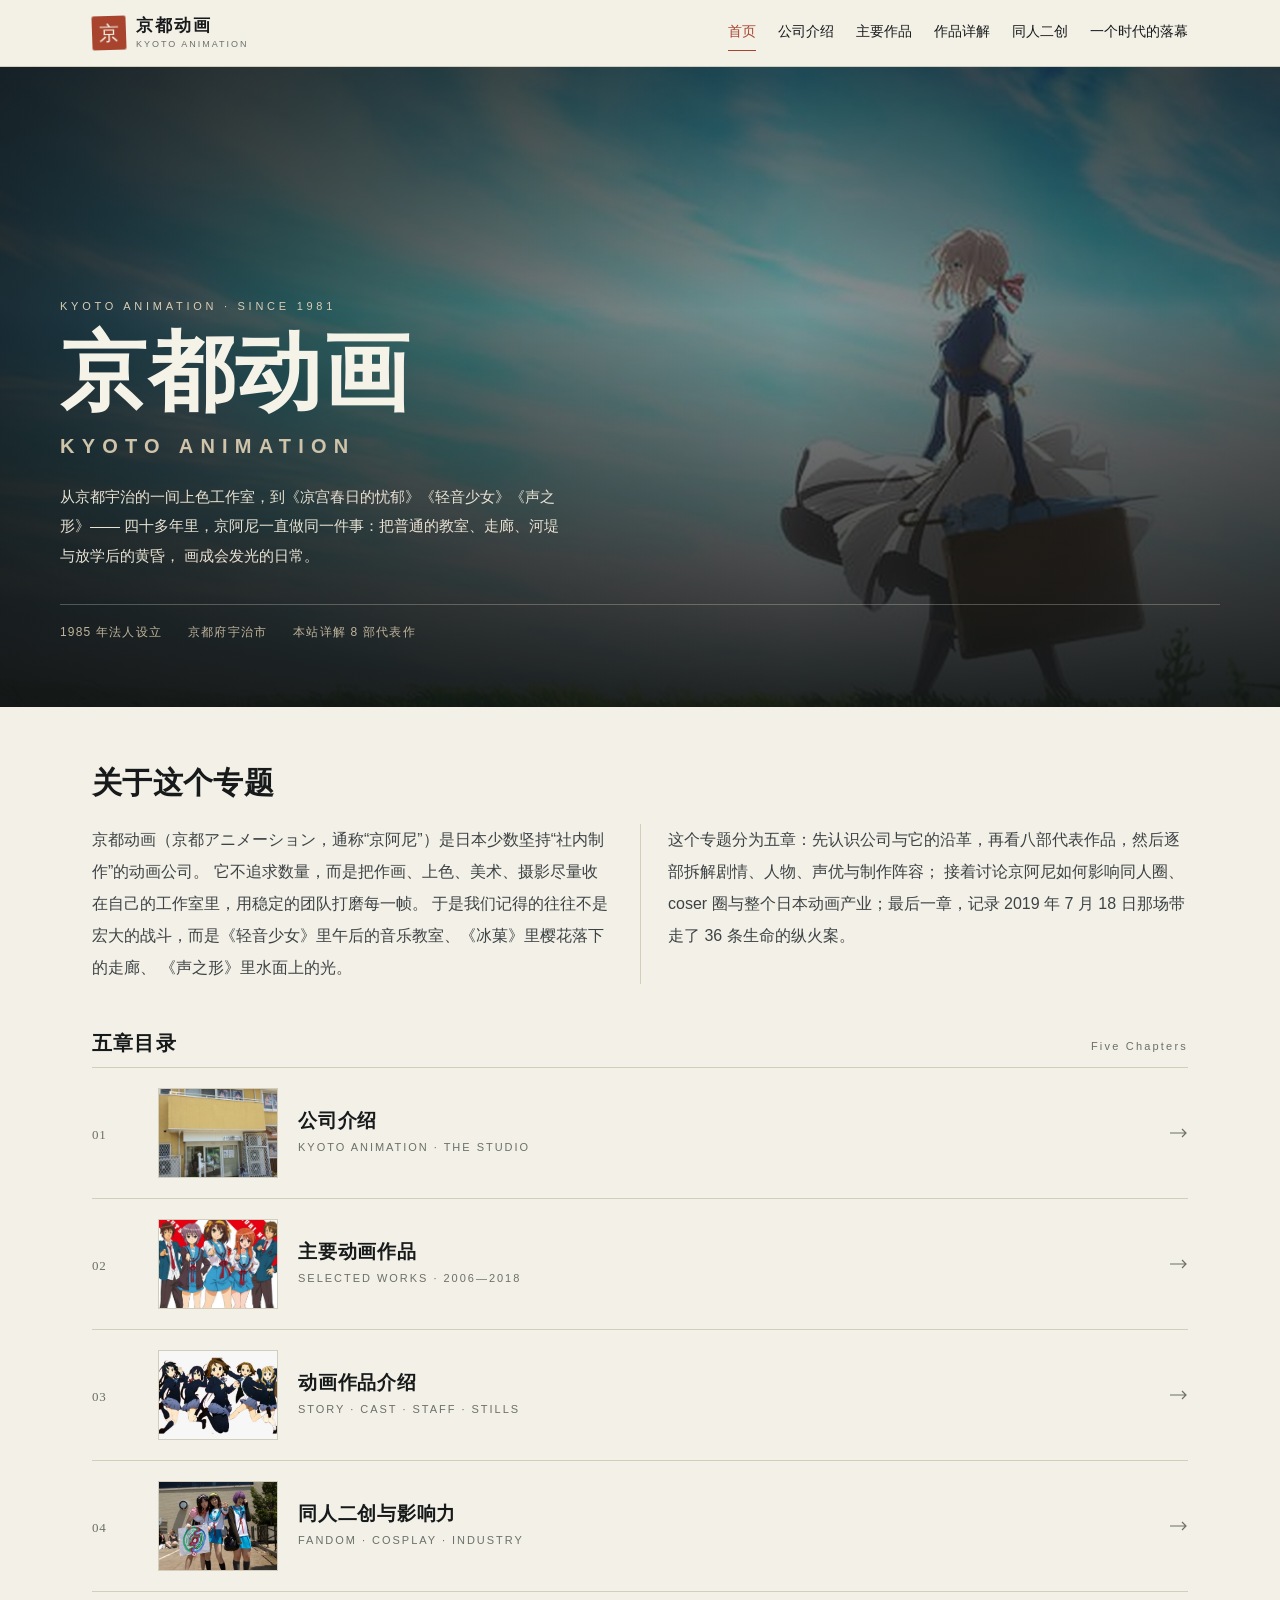
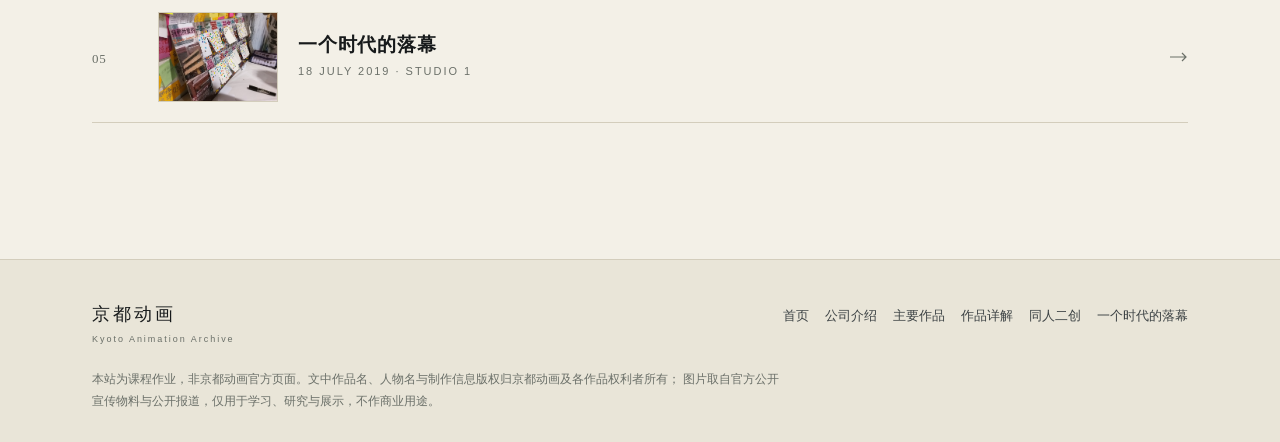
<file: index.html>
<!doctype html>
<html lang="zh-CN">
<head>
<meta charset="utf-8">
<meta name="viewport" content="width=device-width, initial-scale=1">
<title>京都动画｜把日常画成一束光</title>
<meta name="description" content="京都动画（京阿尼）专题：公司沿革、代表作品、作品详解、同人二创与影响力，以及 2019 年京都纵火案的记录。">
<link rel="stylesheet" href="style.css">
<link rel="icon" href="data:image/svg+xml,%3Csvg%20xmlns%3D%27http%3A%2F%2Fwww.w3.org%2F2000%2Fsvg%27%20viewBox%3D%270%200%2064%2064%27%3E%3Crect%20width%3D%2764%27%20height%3D%2764%27%20fill%3D%27%23a8442e%27%2F%3E%3Ctext%20x%3D%2732%27%20y%3D%2746%27%20font-size%3D%2740%27%20font-family%3D%27serif%27%20fill%3D%27%23f7f3e8%27%20text-anchor%3D%27middle%27%3E%E8%83%94%3C%2Ftext%3E%3C%2Fsvg%3E">
</head>
<body>

<header class="site-header">
  <div class="wrap header-inner">
    <a class="brand" href="index.html" aria-label="京都动画专题首页">
      <span class="seal" aria-hidden="true">京</span>
      <span class="brand-text"><strong>京都动画</strong><small>Kyoto Animation</small></span>
    </a>
    <button class="nav-toggle" type="button" aria-expanded="false" aria-controls="site-nav" aria-label="打开导航">
      <svg width="20" height="14" viewBox="0 0 20 14" aria-hidden="true"><path d="M0 1h20M0 7h20M0 13h20" stroke="#171a1b" stroke-width="1.4"/></svg>
    </button>
    <nav class="site-nav" id="site-nav">
      <a href="index.html" class="is-active">首页 <span>Home</span></a>
      <a href="company.html">公司介绍 <span>Studio</span></a>
      <a href="works.html">主要作品 <span>Works</span></a>
      <a href="works-detail.html">作品详解 <span>Archive</span></a>
      <a href="fan.html">同人二创 <span>Fandom</span></a>
      <a href="arson.html">一个时代的落幕 <span>2019</span></a>
    </nav>
  </div>
</header>

<main>

  <section class="hero">
    <div class="hero-media">
      <img src="assets/hero-violet.jpg" alt="《紫罗兰永恒花园》官方主视觉：薇尔莉特提着手提箱走过草原">
    </div>
    <div class="wrap hero-inner">
      <div class="hero-kicker">Kyoto Animation · Since 1981</div>
      <h1 class="hero-title">京都动画<em>KYOTO ANIMATION</em></h1>
      <p class="hero-lead">
        从京都宇治的一间上色工作室，到《凉宫春日的忧郁》《轻音少女》《声之形》——
        四十多年里，京阿尼一直做同一件事：把普通的教室、走廊、河堤与放学后的黄昏，
        画成会发光的日常。
      </p>
      <div class="hero-meta">
        <span>1985 年法人设立</span>
        <span>京都府宇治市</span>
        <span>本站详解 8 部代表作</span>
      </div>
    </div>
  </section>

  <section class="wrap intro">
    <h2>关于这个专题</h2>
    <div class="intro-cols">
      <p>
        京都动画（京都アニメーション，通称“京阿尼”）是日本少数坚持“社内制作”的动画公司。
        它不追求数量，而是把作画、上色、美术、摄影尽量收在自己的工作室里，用稳定的团队打磨每一帧。
        于是我们记得的往往不是宏大的战斗，而是《轻音少女》里午后的音乐教室、《冰菓》里樱花落下的走廊、
        《声之形》里水面上的光。
      </p>
      <p>
        这个专题分为五章：先认识公司与它的沿革，再看八部代表作品，然后逐部拆解剧情、人物、声优与制作阵容；
        接着讨论京阿尼如何影响同人圈、coser 圈与整个日本动画产业；最后一章，记录 2019 年 7 月 18 日那场带走了 36 条生命的纵火案。
      </p>
    </div>
  </section>

  <section class="wrap chapters">
    <div class="chapters-head">
      <h2>五章目录</h2>
      <span>Five Chapters</span>
    </div>
    <div class="chapter-list">

      <a class="chapter" href="company.html">
        <span class="chapter-num">01</span>
        <div class="chapter-thumb"><img src="assets/hq-entrance.jpg" alt="京都动画本社入口"></div>
        <div class="chapter-body">
          <h3 class="chapter-title">公司介绍</h3>
          <p class="jp">KYOTO ANIMATION · THE STUDIO</p>
        </div>
        <span class="chapter-arrow" aria-hidden="true">
          <svg width="18" height="10" viewBox="0 0 18 10"><path d="M0 5h16M12 1l4 4-4 4" stroke="#6b7069" stroke-width="1.2" fill="none"/></svg>
        </span>
      </a>

      <a class="chapter" href="works.html">
        <span class="chapter-num">02</span>
        <div class="chapter-thumb"><img src="assets/cover-haruhi.jpg" alt="《凉宫春日的忧郁》海报"></div>
        <div class="chapter-body">
          <h3 class="chapter-title">主要动画作品</h3>
          <p class="jp">SELECTED WORKS · 2006—2018</p>
        </div>
        <span class="chapter-arrow" aria-hidden="true">
          <svg width="18" height="10" viewBox="0 0 18 10"><path d="M0 5h16M12 1l4 4-4 4" stroke="#6b7069" stroke-width="1.2" fill="none"/></svg>
        </span>
      </a>

      <a class="chapter" href="works-detail.html">
        <span class="chapter-num">03</span>
        <div class="chapter-thumb"><img src="assets/scene-kon.jpg" alt="《轻音少女》官方角色视觉：轻音部五人"></div>
        <div class="chapter-body">
          <h3 class="chapter-title">动画作品介绍</h3>
          <p class="jp">STORY · CAST · STAFF · STILLS</p>
        </div>
        <span class="chapter-arrow" aria-hidden="true">
          <svg width="18" height="10" viewBox="0 0 18 10"><path d="M0 5h16M12 1l4 4-4 4" stroke="#6b7069" stroke-width="1.2" fill="none"/></svg>
        </span>
      </a>

      <a class="chapter" href="fan.html">
        <span class="chapter-num">04</span>
        <div class="chapter-thumb"><img src="assets/cosplay-haruhi.jpg" alt="漫展上的凉宫春日、朝比奈实玖瑠与长门有希 cosplay"></div>
        <div class="chapter-body">
          <h3 class="chapter-title">同人二创与影响力</h3>
          <p class="jp">FANDOM · COSPLAY · INDUSTRY</p>
        </div>
        <span class="chapter-arrow" aria-hidden="true">
          <svg width="18" height="10" viewBox="0 0 18 10"><path d="M0 5h16M12 1l4 4-4 4" stroke="#6b7069" stroke-width="1.2" fill="none"/></svg>
        </span>
      </a>

      <a class="chapter" href="arson.html">
        <span class="chapter-num">05</span>
        <div class="chapter-thumb"><img src="assets/arson-memorial.jpg" alt="粉丝为京都动画纵火案设置的留言与悼念板"></div>
        <div class="chapter-body">
          <h3 class="chapter-title">一个时代的落幕</h3>
          <p class="jp">18 JULY 2019 · STUDIO 1</p>
        </div>
        <span class="chapter-arrow" aria-hidden="true">
          <svg width="18" height="10" viewBox="0 0 18 10"><path d="M0 5h16M12 1l4 4-4 4" stroke="#6b7069" stroke-width="1.2" fill="none"/></svg>
        </span>
      </a>

    </div>
  </section>

</main>

<footer class="site-footer">
  <div class="wrap">
    <div class="footer-top">
      <div class="footer-brand">京都动画<small>Kyoto Animation Archive</small></div>
      <nav class="footer-links" aria-label="页脚导航">
        <a href="index.html">首页</a>
        <a href="company.html">公司介绍</a>
        <a href="works.html">主要作品</a>
        <a href="works-detail.html">作品详解</a>
        <a href="fan.html">同人二创</a>
        <a href="arson.html">一个时代的落幕</a>
      </nav>
    </div>
    <p class="disclaimer">
      本站为课程作业，非京都动画官方页面。文中作品名、人物名与制作信息版权归京都动画及各作品权利者所有；
      图片取自官方公开宣传物料与公开报道，仅用于学习、研究与展示，不作商业用途。
    </p>
  </div>
</footer>

<script src="site.js"></script>
</body>
</html>
</file>
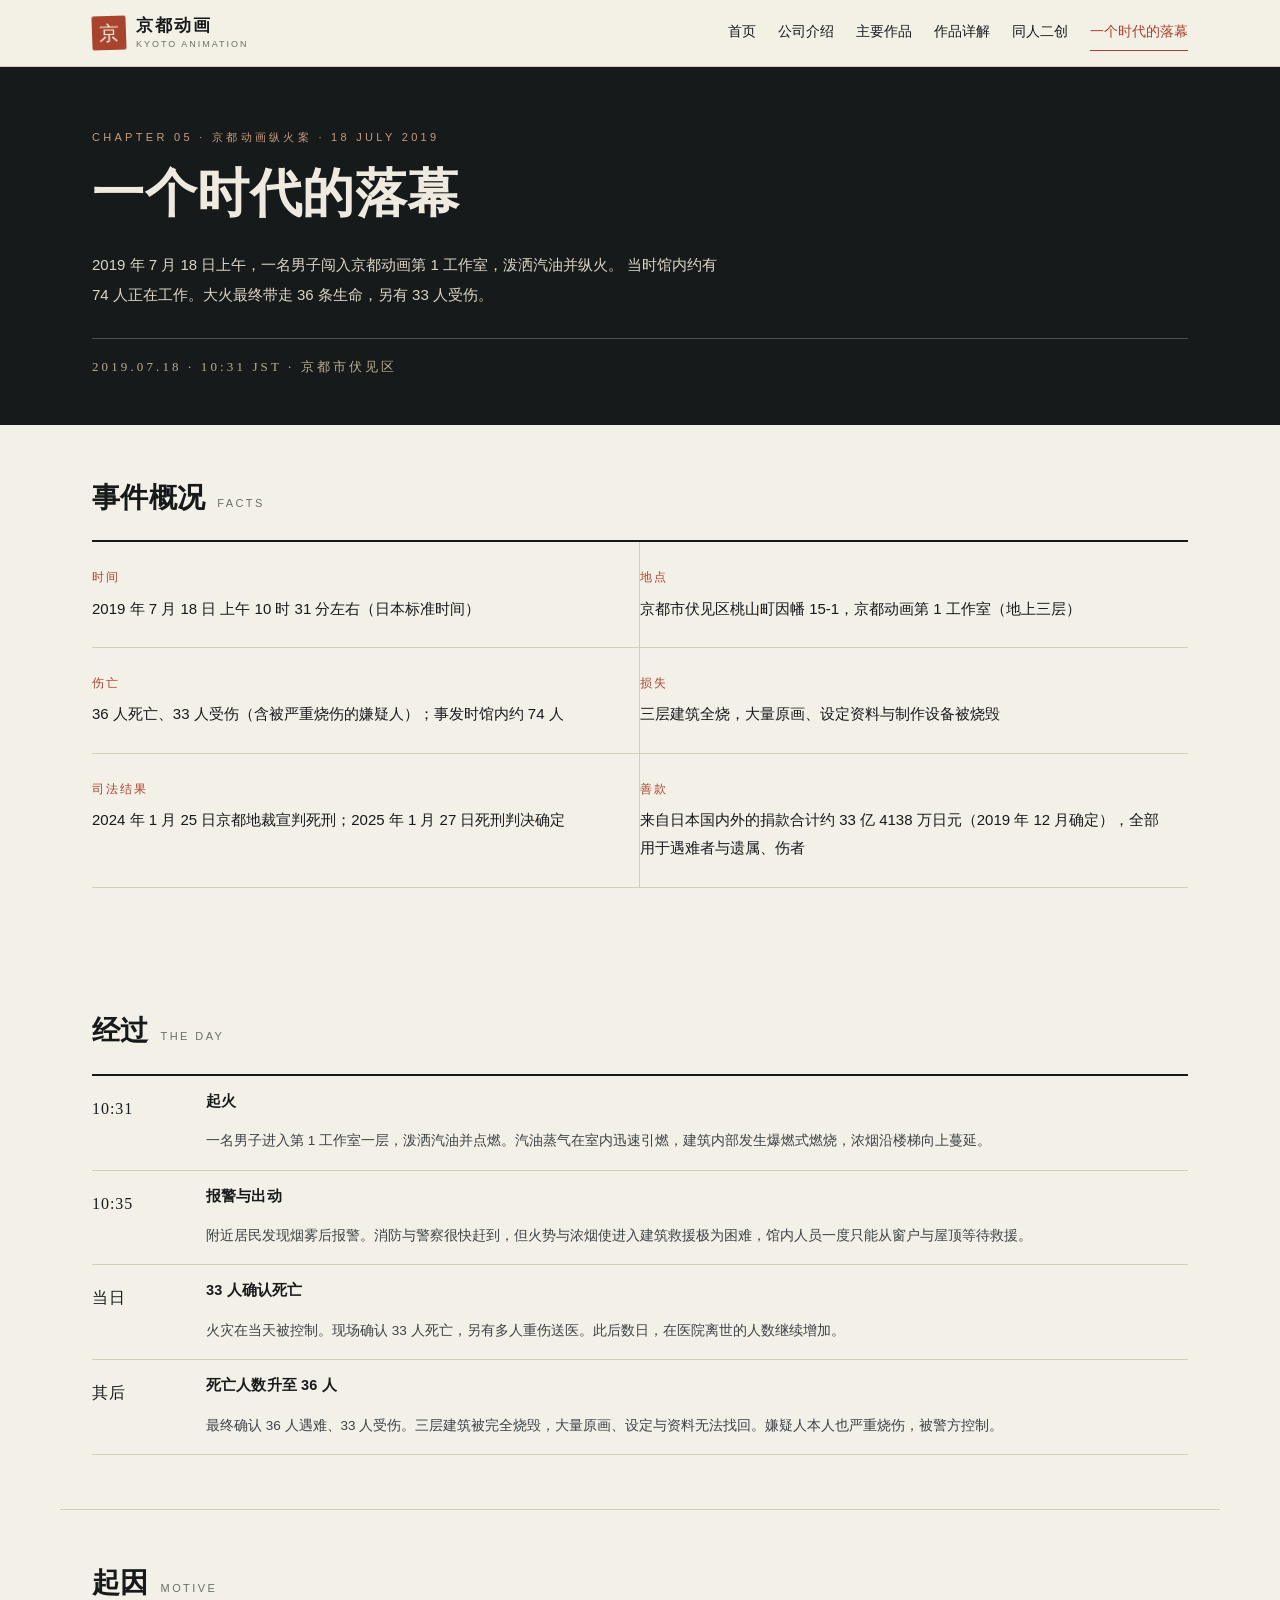
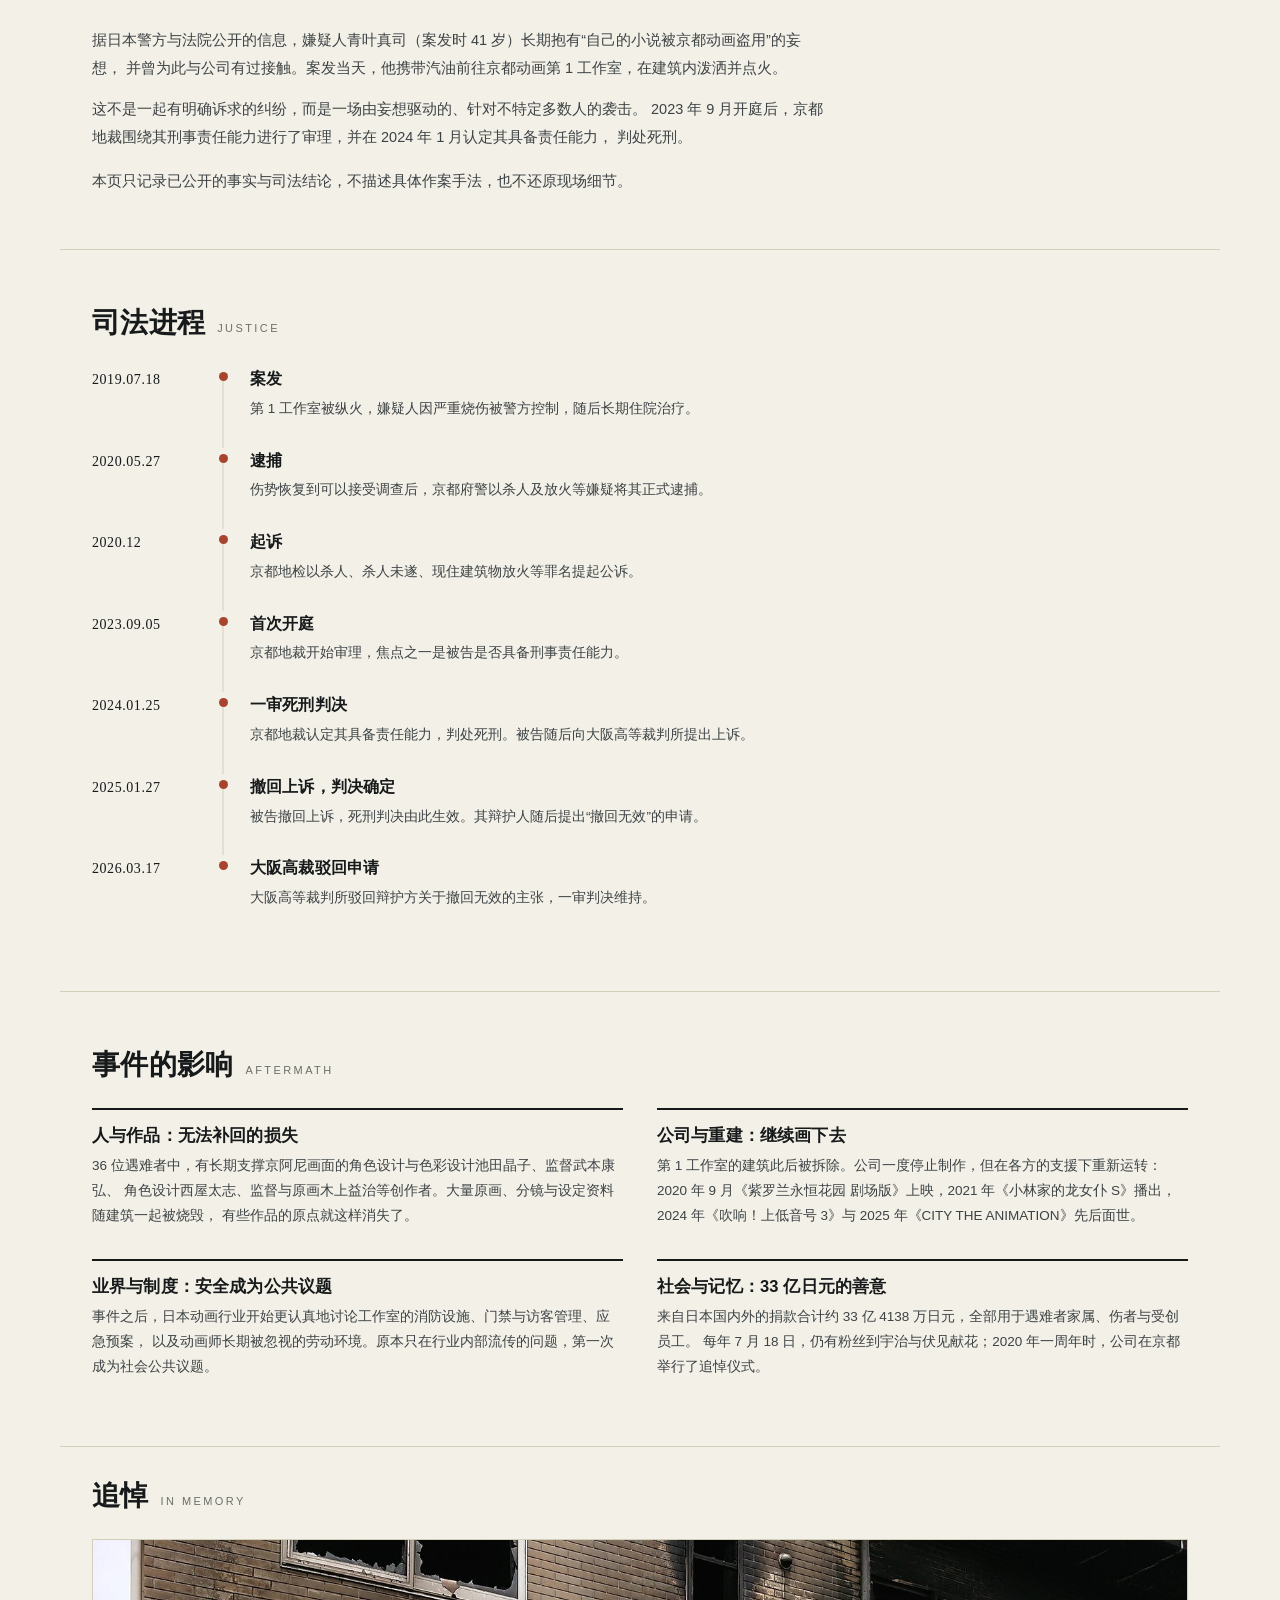
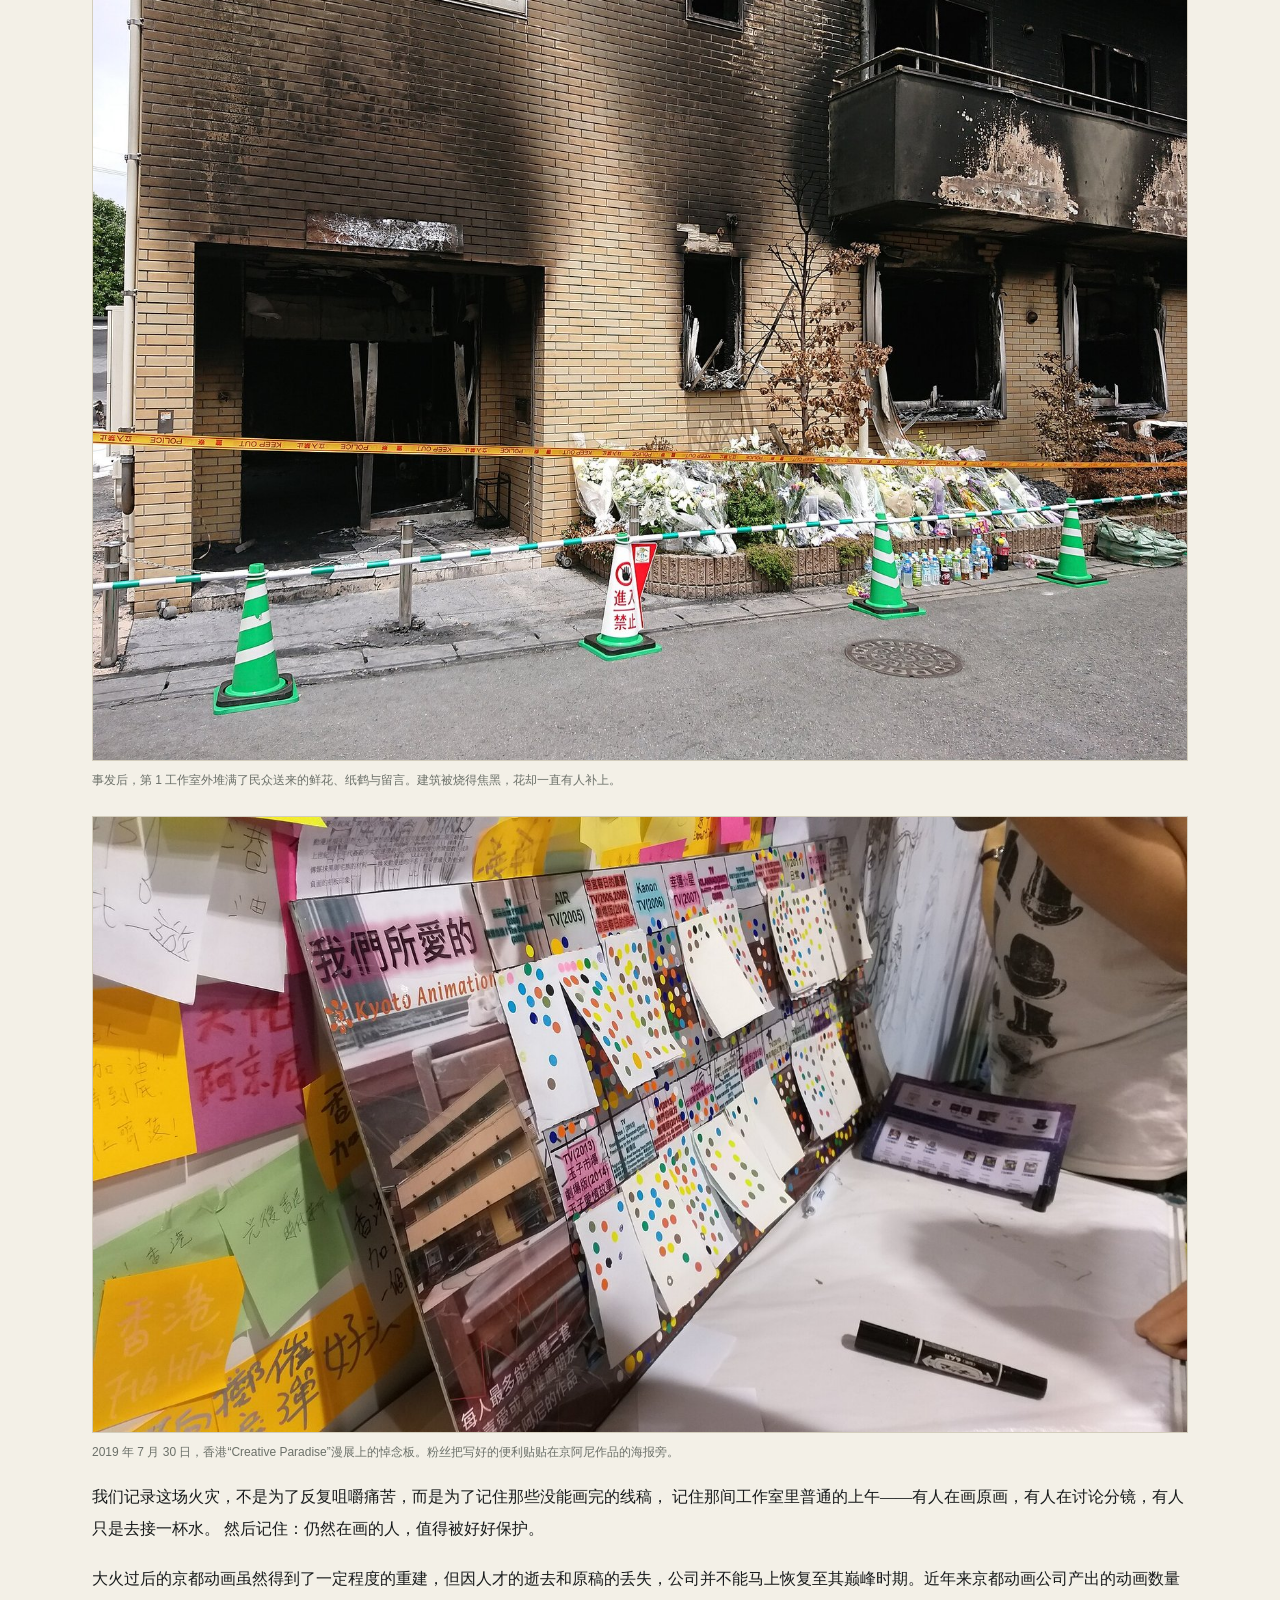
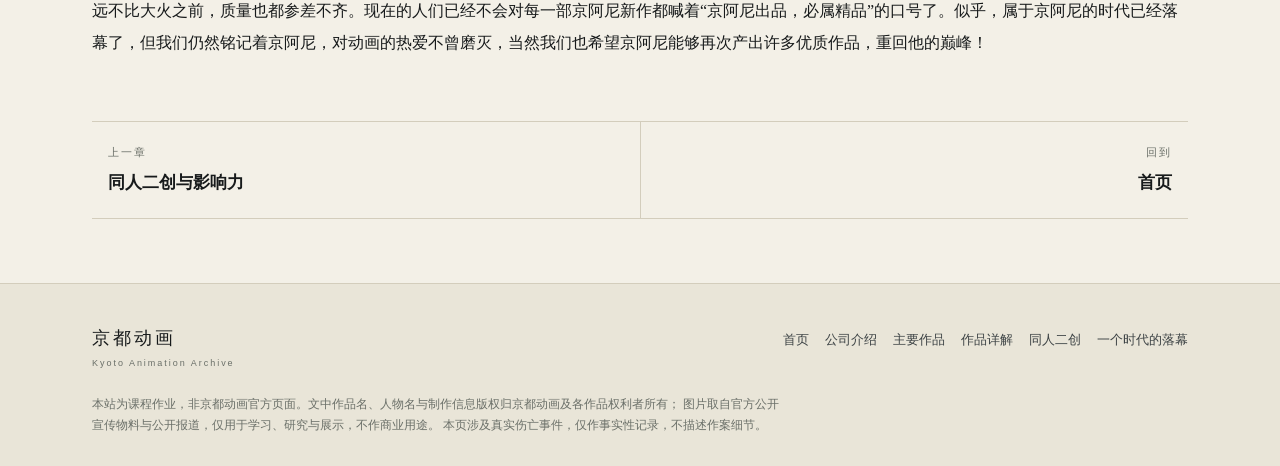
<file: arson.html>
<!doctype html>
<html lang="zh-CN">
<head>
<meta charset="utf-8">
<meta name="viewport" content="width=device-width, initial-scale=1">
<title>一个时代的落幕 · 京都动画纵火案｜京都动画</title>
<meta name="description" content="2019 年 7 月 18 日京都动画第 1 工作室纵火案：时间、地点、起因、经过、司法结果，以及大火之后公司与人所面对的改变。">
<link rel="stylesheet" href="style.css">
<link rel="icon" href="data:image/svg+xml,%3Csvg%20xmlns%3D%27http%3A%2F%2Fwww.w3.org%2F2000%2Fsvg%27%20viewBox%3D%270%200%2064%2064%27%3E%3Crect%20width%3D%2764%27%20height%3D%2764%27%20fill%3D%27%23a8442e%27%2F%3E%3Ctext%20x%3D%2732%27%20y%3D%2746%27%20font-size%3D%2740%27%20font-family%3D%27serif%27%20fill%3D%27%23f7f3e8%27%20text-anchor%3D%27middle%27%3E%E8%83%94%3C%2Ftext%3E%3C%2Fsvg%3E">
</head>
<body>

<header class="site-header">
  <div class="wrap header-inner">
    <a class="brand" href="index.html" aria-label="京都动画专题首页">
      <span class="seal" aria-hidden="true">京</span>
      <span class="brand-text"><strong>京都动画</strong><small>Kyoto Animation</small></span>
    </a>
    <button class="nav-toggle" type="button" aria-expanded="false" aria-controls="site-nav" aria-label="打开导航">
      <svg width="20" height="14" viewBox="0 0 20 14" aria-hidden="true"><path d="M0 1h20M0 7h20M0 13h20" stroke="#171a1b" stroke-width="1.4"/></svg>
    </button>
    <nav class="site-nav" id="site-nav">
      <a href="index.html">首页 <span>Home</span></a>
      <a href="company.html">公司介绍 <span>Studio</span></a>
      <a href="works.html">主要作品 <span>Works</span></a>
      <a href="works-detail.html">作品详解 <span>Archive</span></a>
      <a href="fan.html">同人二创 <span>Fandom</span></a>
      <a href="arson.html" class="is-active">一个时代的落幕 <span>2019</span></a>
    </nav>
  </div>
</header>

<main>

  <section class="arson-hero">
    <div class="wrap">
      <div class="eyebrow">Chapter 05 · 京都动画纵火案 · 18 July 2019</div>
      <h1>一个时代的落幕</h1>
      <p class="lead">
        2019 年 7 月 18 日上午，一名男子闯入京都动画第 1 工作室，泼洒汽油并纵火。
        当时馆内约有 74 人正在工作。大火最终带走 36 条生命，另有 33 人受伤。
      </p>
      <div class="date">2019.07.18 · 10:31 JST · 京都市伏见区</div>
    </div>
  </section>

  <section class="wrap section">
    <div class="section-title"><h2>事件概况</h2><span>Facts</span></div>
    <dl class="arson-facts">
      <div class="arson-fact"><dt>时间</dt><dd>2019 年 7 月 18 日 上午 10 时 31 分左右（日本标准时间）</dd></div>
      <div class="arson-fact"><dt>地点</dt><dd>京都市伏见区桃山町因幡 15-1，京都动画第 1 工作室（地上三层）</dd></div>
      <div class="arson-fact"><dt>伤亡</dt><dd>36 人死亡、33 人受伤（含被严重烧伤的嫌疑人）；事发时馆内约 74 人</dd></div>
      <div class="arson-fact"><dt>损失</dt><dd>三层建筑全烧，大量原画、设定资料与制作设备被烧毁</dd></div>
      <div class="arson-fact"><dt>司法结果</dt><dd>2024 年 1 月 25 日京都地裁宣判死刑；2025 年 1 月 27 日死刑判决确定</dd></div>
      <div class="arson-fact"><dt>善款</dt><dd>来自日本国内外的捐款合计约 33 亿 4138 万日元（2019 年 12 月确定），全部用于遇难者与遗属、伤者</dd></div>
    </dl>
  </section>

  <section class="wrap section">
    <div class="section-title"><h2>经过</h2><span>The Day</span></div>
    <div class="arson-flow">
      <div class="flow-item">
        <div class="flow-time">10:31</div>
        <h3>起火</h3>
        <p>一名男子进入第 1 工作室一层，泼洒汽油并点燃。汽油蒸气在室内迅速引燃，建筑内部发生爆燃式燃烧，浓烟沿楼梯向上蔓延。</p>
      </div>
      <div class="flow-item">
        <div class="flow-time">10:35</div>
        <h3>报警与出动</h3>
        <p>附近居民发现烟雾后报警。消防与警察很快赶到，但火势与浓烟使进入建筑救援极为困难，馆内人员一度只能从窗户与屋顶等待救援。</p>
      </div>
      <div class="flow-item">
        <div class="flow-time">当日</div>
        <h3>33 人确认死亡</h3>
        <p>火灾在当天被控制。现场确认 33 人死亡，另有多人重伤送医。此后数日，在医院离世的人数继续增加。</p>
      </div>
      <div class="flow-item">
        <div class="flow-time">其后</div>
        <h3>死亡人数升至 36 人</h3>
        <p>最终确认 36 人遇难、33 人受伤。三层建筑被完全烧毁，大量原画、设定与资料无法找回。嫌疑人本人也严重烧伤，被警方控制。</p>
      </div>
    </div>
  </section>

  <section class="wrap section rule">
    <div class="section-title"><h2>起因</h2><span>Motive</span></div>
    <div class="work-main" style="max-width: 46em;">
      <p>
        据日本警方与法院公开的信息，嫌疑人青叶真司（案发时 41 岁）长期抱有“自己的小说被京都动画盗用”的妄想，
        并曾为此与公司有过接触。案发当天，他携带汽油前往京都动画第 1 工作室，在建筑内泼洒并点火。
      </p>
      <p style="margin-top: 12px;">
        这不是一起有明确诉求的纠纷，而是一场由妄想驱动的、针对不特定多数人的袭击。
        2023 年 9 月开庭后，京都地裁围绕其刑事责任能力进行了审理，并在 2024 年 1 月认定其具备责任能力，
        判处死刑。
      </p>
      <p class="note" style="margin-top: 16px;">
        本页只记录已公开的事实与司法结论，不描述具体作案手法，也不还原现场细节。
      </p>
    </div>
  </section>

  <section class="wrap section rule">
    <div class="section-title"><h2>司法进程</h2><span>Justice</span></div>
    <div class="timeline">

      <div class="tl-item">
        <div class="tl-year">2019.07.18</div>
        <div class="tl-axis"><span class="tl-dot"></span></div>
        <div class="tl-body"><h3>案发</h3><p>第 1 工作室被纵火，嫌疑人因严重烧伤被警方控制，随后长期住院治疗。</p></div>
      </div>

      <div class="tl-item">
        <div class="tl-year">2020.05.27</div>
        <div class="tl-axis"><span class="tl-dot"></span></div>
        <div class="tl-body"><h3>逮捕</h3><p>伤势恢复到可以接受调查后，京都府警以杀人及放火等嫌疑将其正式逮捕。</p></div>
      </div>

      <div class="tl-item">
        <div class="tl-year">2020.12</div>
        <div class="tl-axis"><span class="tl-dot"></span></div>
        <div class="tl-body"><h3>起诉</h3><p>京都地检以杀人、杀人未遂、现住建筑物放火等罪名提起公诉。</p></div>
      </div>

      <div class="tl-item">
        <div class="tl-year">2023.09.05</div>
        <div class="tl-axis"><span class="tl-dot"></span></div>
        <div class="tl-body"><h3>首次开庭</h3><p>京都地裁开始审理，焦点之一是被告是否具备刑事责任能力。</p></div>
      </div>

      <div class="tl-item">
        <div class="tl-year">2024.01.25</div>
        <div class="tl-axis"><span class="tl-dot"></span></div>
        <div class="tl-body"><h3>一审死刑判决</h3><p>京都地裁认定其具备责任能力，判处死刑。被告随后向大阪高等裁判所提出上诉。</p></div>
      </div>

      <div class="tl-item">
        <div class="tl-year">2025.01.27</div>
        <div class="tl-axis"><span class="tl-dot"></span></div>
        <div class="tl-body"><h3>撤回上诉，判决确定</h3><p>被告撤回上诉，死刑判决由此生效。其辩护人随后提出“撤回无效”的申请。</p></div>
      </div>

      <div class="tl-item">
        <div class="tl-year">2026.03.17</div>
        <div class="tl-axis"><span class="tl-dot"></span></div>
        <div class="tl-body"><h3>大阪高裁驳回申请</h3><p>大阪高等裁判所驳回辩护方关于撤回无效的主张，一审判决维持。</p></div>
      </div>

    </div>
  </section>

  <section class="wrap section rule">
    <div class="section-title"><h2>事件的影响</h2><span>Aftermath</span></div>
    <div class="impact-grid">
      <div class="impact">
        <h3>人与作品：无法补回的损失</h3>
        <p>
          36 位遇难者中，有长期支撑京阿尼画面的角色设计与色彩设计池田晶子、监督武本康弘、
          角色设计西屋太志、监督与原画木上益治等创作者。大量原画、分镜与设定资料随建筑一起被烧毁，
          有些作品的原点就这样消失了。
        </p>
      </div>
      <div class="impact">
        <h3>公司与重建：继续画下去</h3>
        <p>
          第 1 工作室的建筑此后被拆除。公司一度停止制作，但在各方的支援下重新运转：
          2020 年 9 月《紫罗兰永恒花园 剧场版》上映，2021 年《小林家的龙女仆 S》播出，
          2024 年《吹响！上低音号 3》与 2025 年《CITY THE ANIMATION》先后面世。
        </p>
      </div>
      <div class="impact">
        <h3>业界与制度：安全成为公共议题</h3>
        <p>
          事件之后，日本动画行业开始更认真地讨论工作室的消防设施、门禁与访客管理、应急预案，
          以及动画师长期被忽视的劳动环境。原本只在行业内部流传的问题，第一次成为社会公共议题。
        </p>
      </div>
      <div class="impact">
        <h3>社会与记忆：33 亿日元的善意</h3>
        <p>
          来自日本国内外的捐款合计约 33 亿 4138 万日元，全部用于遇难者家属、伤者与受创员工。
          每年 7 月 18 日，仍有粉丝到宇治与伏见献花；2020 年一周年时，公司在京都举行了追悼仪式。
        </p>
      </div>
    </div>
  </section>

  <section class="wrap memorial">
    <div class="section-title"><h2>追悼</h2><span>In Memory</span></div>
    <figure>
      <img src="assets/arson-flowers.jpg" alt="京都动画第 1 工作室火灾后的建筑外，堆满民众献上的鲜花">
      <figcaption>事发后，第 1 工作室外堆满了民众送来的鲜花、纸鹤与留言。建筑被烧得焦黑，花却一直有人补上。</figcaption>
    </figure>
    <figure style="margin-top: 24px;">
      <img src="assets/arson-memorial.jpg" alt="漫展上粉丝为京都动画设置的留言与悼念板">
      <figcaption>2019 年 7 月 30 日，香港“Creative Paradise”漫展上的悼念板。粉丝把写好的便利贴贴在京阿尼作品的海报旁。</figcaption>
    </figure>
    <p>
      我们记录这场火灾，不是为了反复咀嚼痛苦，而是为了记住那些没能画完的线稿，
      记住那间工作室里普通的上午——有人在画原画，有人在讨论分镜，有人只是去接一杯水。
      然后记住：仍然在画的人，值得被好好保护。
    </p>
    <p>
      大火过后的京都动画虽然得到了一定程度的重建，但因人才的逝去和原稿的丢失，公司并不能马上恢复至其巅峰时期。近年来京都动画公司产出的动画数量远不比大火之前，质量也都参差不齐。现在的人们已经不会对每一部京阿尼新作都喊着“京阿尼出品，必属精品”的口号了。似乎，属于京阿尼的时代已经落幕了，但我们仍然铭记着京阿尼，对动画的热爱不曾磨灭，当然我们也希望京阿尼能够再次产出许多优质作品，重回他的巅峰！
    </p>
  </section>

  <div class="wrap">
    <nav class="pager" aria-label="章节翻页">
      <a href="fan.html"><small>上一章</small><strong>同人二创与影响力</strong></a>
      <a href="index.html" class="next"><small>回到</small><strong>首页</strong></a>
    </nav>
  </div>

</main>

<footer class="site-footer">
  <div class="wrap">
    <div class="footer-top">
      <div class="footer-brand">京都动画<small>Kyoto Animation Archive</small></div>
      <nav class="footer-links" aria-label="页脚导航">
        <a href="index.html">首页</a>
        <a href="company.html">公司介绍</a>
        <a href="works.html">主要作品</a>
        <a href="works-detail.html">作品详解</a>
        <a href="fan.html">同人二创</a>
        <a href="arson.html">一个时代的落幕</a>
      </nav>
    </div>
    <p class="disclaimer">
      本站为课程作业，非京都动画官方页面。文中作品名、人物名与制作信息版权归京都动画及各作品权利者所有；
      图片取自官方公开宣传物料与公开报道，仅用于学习、研究与展示，不作商业用途。
      本页涉及真实伤亡事件，仅作事实性记录，不描述作案细节。
    </p>
  </div>
</footer>

<script src="site.js"></script>
</body>
</html>
</file>
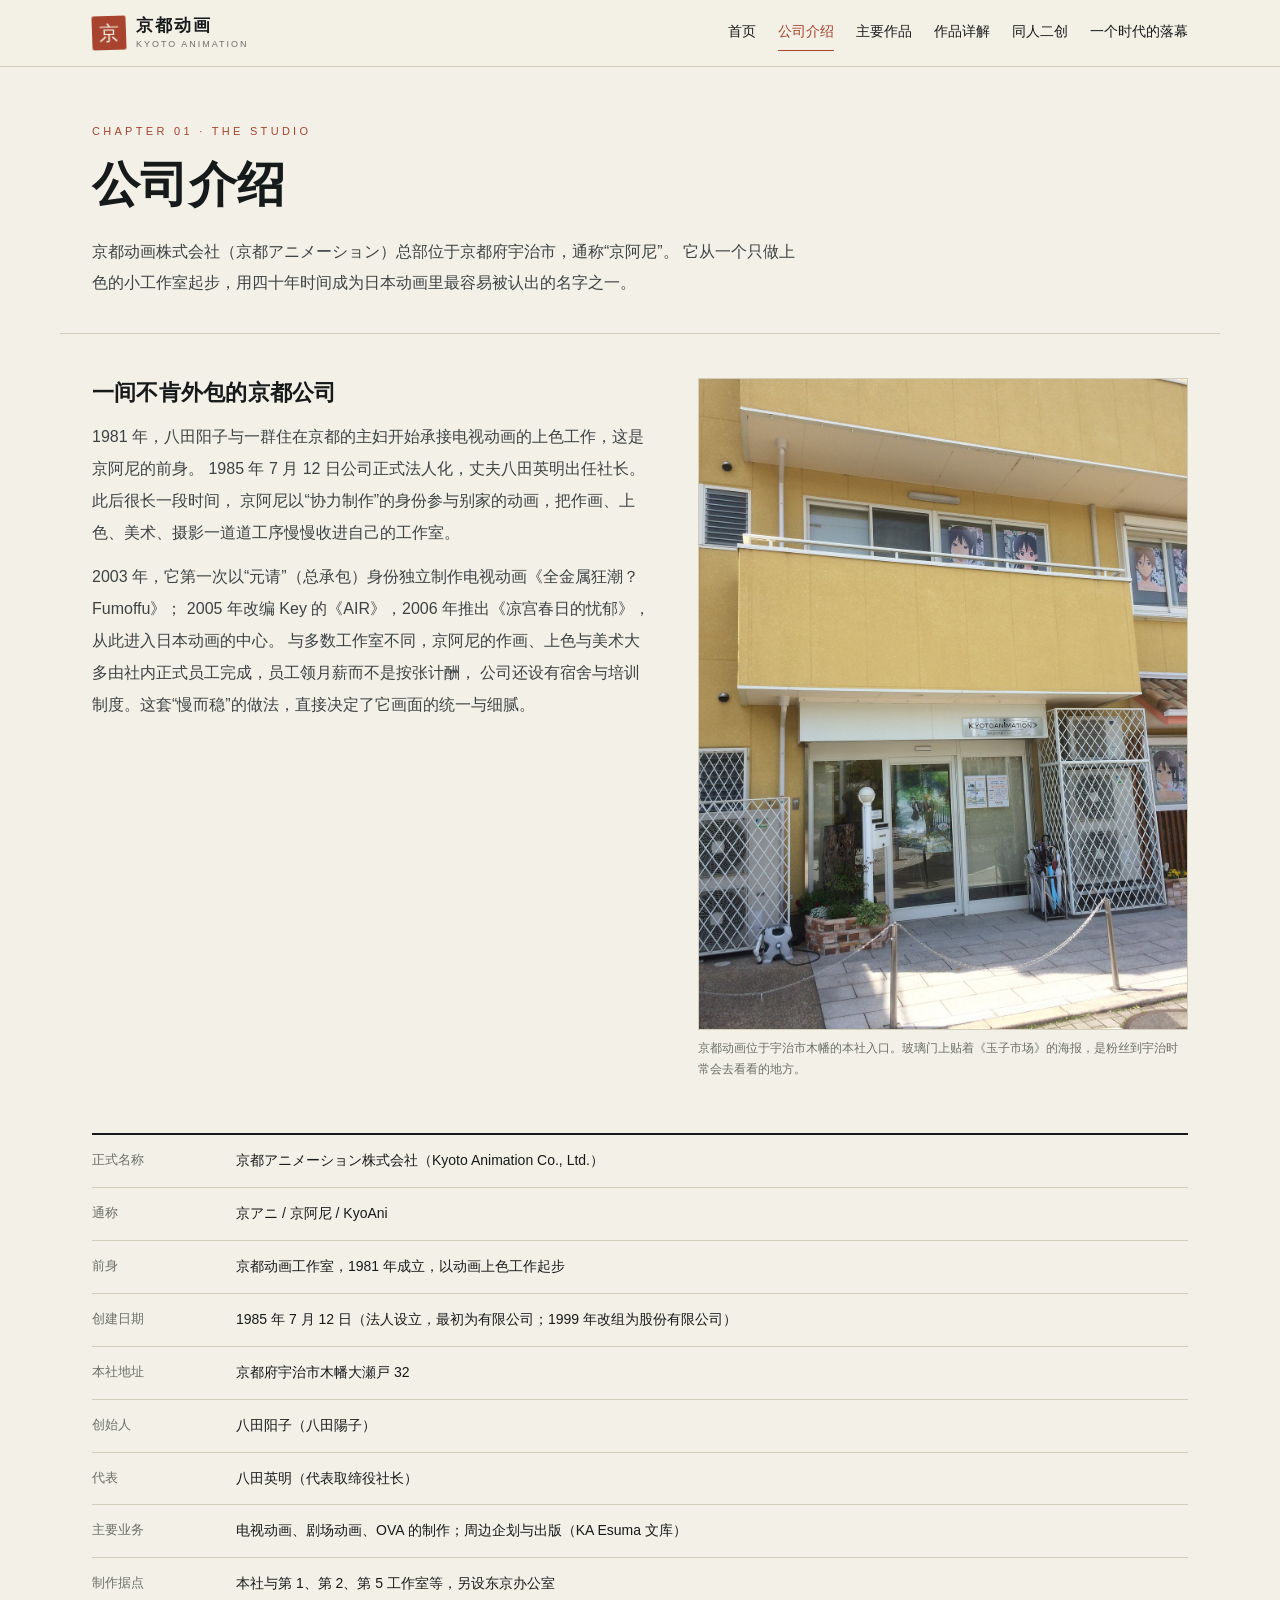
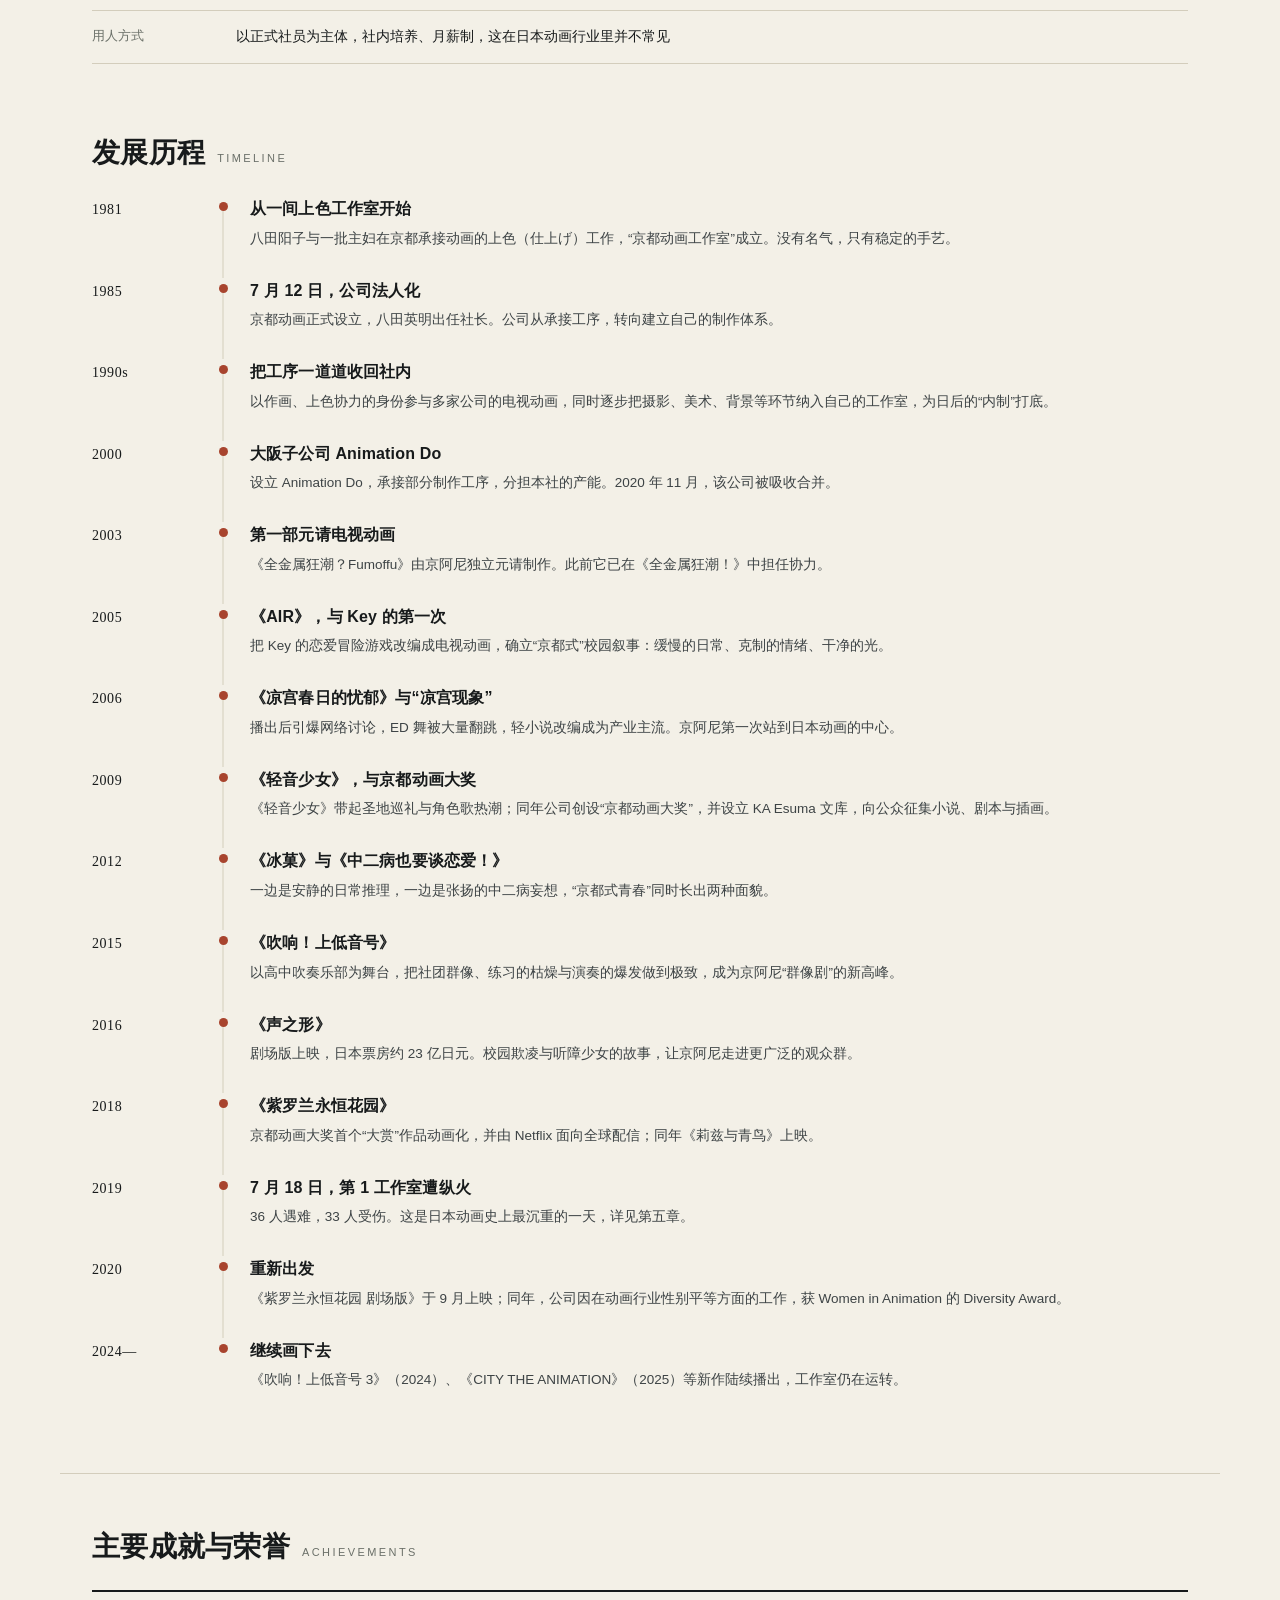
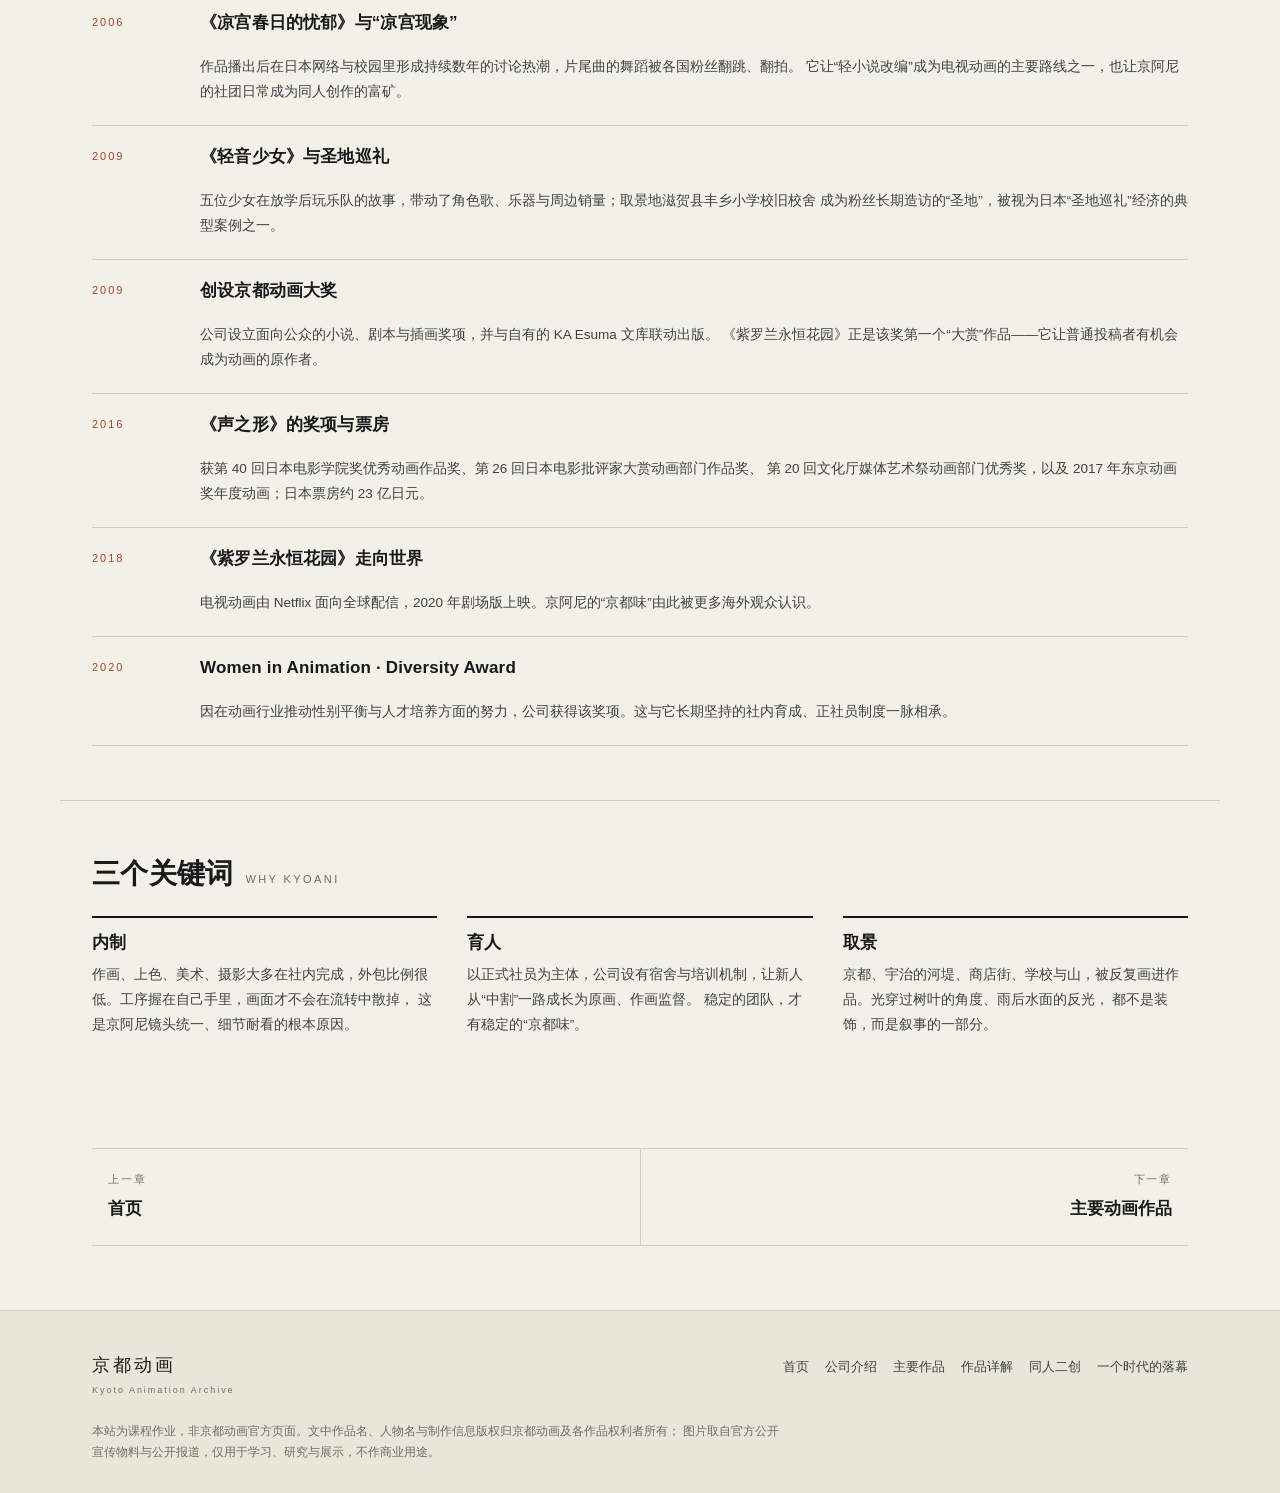
<file: company.html>
<!doctype html>
<html lang="zh-CN">
<head>
<meta charset="utf-8">
<meta name="viewport" content="width=device-width, initial-scale=1">
<title>公司介绍｜京都动画</title>
<meta name="description" content="京都动画的创立日期、发展历程、制作方式，以及主要成就与荣誉。">
<link rel="stylesheet" href="style.css">
<link rel="icon" href="data:image/svg+xml,%3Csvg%20xmlns%3D%27http%3A%2F%2Fwww.w3.org%2F2000%2Fsvg%27%20viewBox%3D%270%200%2064%2064%27%3E%3Crect%20width%3D%2764%27%20height%3D%2764%27%20fill%3D%27%23a8442e%27%2F%3E%3Ctext%20x%3D%2732%27%20y%3D%2746%27%20font-size%3D%2740%27%20font-family%3D%27serif%27%20fill%3D%27%23f7f3e8%27%20text-anchor%3D%27middle%27%3E%E8%83%94%3C%2Ftext%3E%3C%2Fsvg%3E">
</head>
<body>

<header class="site-header">
  <div class="wrap header-inner">
    <a class="brand" href="index.html" aria-label="京都动画专题首页">
      <span class="seal" aria-hidden="true">京</span>
      <span class="brand-text"><strong>京都动画</strong><small>Kyoto Animation</small></span>
    </a>
    <button class="nav-toggle" type="button" aria-expanded="false" aria-controls="site-nav" aria-label="打开导航">
      <svg width="20" height="14" viewBox="0 0 20 14" aria-hidden="true"><path d="M0 1h20M0 7h20M0 13h20" stroke="#171a1b" stroke-width="1.4"/></svg>
    </button>
    <nav class="site-nav" id="site-nav">
      <a href="index.html">首页 <span>Home</span></a>
      <a href="company.html" class="is-active">公司介绍 <span>Studio</span></a>
      <a href="works.html">主要作品 <span>Works</span></a>
      <a href="works-detail.html">作品详解 <span>Archive</span></a>
      <a href="fan.html">同人二创 <span>Fandom</span></a>
      <a href="arson.html">一个时代的落幕 <span>2019</span></a>
    </nav>
  </div>
</header>

<main>

  <div class="wrap page-head">
    <div class="eyebrow">Chapter 01 · The Studio</div>
    <h1>公司介绍</h1>
    <p class="lead">
      京都动画株式会社（京都アニメーション）总部位于京都府宇治市，通称“京阿尼”。
      它从一个只做上色的小工作室起步，用四十年时间成为日本动画里最容易被认出的名字之一。
    </p>
  </div>

  <section class="wrap company-intro">
    <div>
      <h2 style="font-size: 22px; margin-bottom: 14px;">一间不肯外包的京都公司</h2>
      <p>
        1981 年，八田阳子与一群住在京都的主妇开始承接电视动画的上色工作，这是京阿尼的前身。
        1985 年 7 月 12 日公司正式法人化，丈夫八田英明出任社长。此后很长一段时间，
        京阿尼以“协力制作”的身份参与别家的动画，把作画、上色、美术、摄影一道道工序慢慢收进自己的工作室。
      </p>
      <p style="margin-top: 12px;">
        2003 年，它第一次以“元请”（总承包）身份独立制作电视动画《全金属狂潮？Fumoffu》；
        2005 年改编 Key 的《AIR》，2006 年推出《凉宫春日的忧郁》，从此进入日本动画的中心。
        与多数工作室不同，京阿尼的作画、上色与美术大多由社内正式员工完成，员工领月薪而不是按张计酬，
        公司还设有宿舍与培训制度。这套“慢而稳”的做法，直接决定了它画面的统一与细腻。
      </p>
    </div>
    <figure class="figure">
      <img src="assets/hq-entrance.jpg" alt="京都动画本社入口，门上挂着 KYOTO ANIMATION 招牌">
      <figcaption>京都动画位于宇治市木幡的本社入口。玻璃门上贴着《玉子市场》的海报，是粉丝到宇治时常会去看看的地方。</figcaption>
    </figure>
  </section>

  <section class="wrap" style="padding-top: 8px;">
    <dl class="facts">
      <div class="fact-row"><dt>正式名称</dt><dd>京都アニメーション株式会社（Kyoto Animation Co., Ltd.）</dd></div>
      <div class="fact-row"><dt>通称</dt><dd>京アニ / 京阿尼 / KyoAni</dd></div>
      <div class="fact-row"><dt>前身</dt><dd>京都动画工作室，1981 年成立，以动画上色工作起步</dd></div>
      <div class="fact-row"><dt>创建日期</dt><dd>1985 年 7 月 12 日（法人设立，最初为有限公司；1999 年改组为股份有限公司）</dd></div>
      <div class="fact-row"><dt>本社地址</dt><dd>京都府宇治市木幡大瀬戸 32</dd></div>
      <div class="fact-row"><dt>创始人</dt><dd>八田阳子（八田陽子）</dd></div>
      <div class="fact-row"><dt>代表</dt><dd>八田英明（代表取缔役社长）</dd></div>
      <div class="fact-row"><dt>主要业务</dt><dd>电视动画、剧场动画、OVA 的制作；周边企划与出版（KA Esuma 文库）</dd></div>
      <div class="fact-row"><dt>制作据点</dt><dd>本社与第 1、第 2、第 5 工作室等，另设东京办公室</dd></div>
      <div class="fact-row"><dt>用人方式</dt><dd>以正式社员为主体，社内培养、月薪制，这在日本动画行业里并不常见</dd></div>
    </dl>
  </section>

  <section class="wrap section">
    <div class="section-title"><h2>发展历程</h2><span>Timeline</span></div>
    <div class="timeline">

      <div class="tl-item">
        <div class="tl-year">1981</div>
        <div class="tl-axis"><span class="tl-dot"></span></div>
        <div class="tl-body">
          <h3>从一间上色工作室开始</h3>
          <p>八田阳子与一批主妇在京都承接动画的上色（仕上げ）工作，“京都动画工作室”成立。没有名气，只有稳定的手艺。</p>
        </div>
      </div>

      <div class="tl-item">
        <div class="tl-year">1985</div>
        <div class="tl-axis"><span class="tl-dot"></span></div>
        <div class="tl-body">
          <h3>7 月 12 日，公司法人化</h3>
          <p>京都动画正式设立，八田英明出任社长。公司从承接工序，转向建立自己的制作体系。</p>
        </div>
      </div>

      <div class="tl-item">
        <div class="tl-year">1990s</div>
        <div class="tl-axis"><span class="tl-dot"></span></div>
        <div class="tl-body">
          <h3>把工序一道道收回社内</h3>
          <p>以作画、上色协力的身份参与多家公司的电视动画，同时逐步把摄影、美术、背景等环节纳入自己的工作室，为日后的“内制”打底。</p>
        </div>
      </div>

      <div class="tl-item">
        <div class="tl-year">2000</div>
        <div class="tl-axis"><span class="tl-dot"></span></div>
        <div class="tl-body">
          <h3>大阪子公司 Animation Do</h3>
          <p>设立 Animation Do，承接部分制作工序，分担本社的产能。2020 年 11 月，该公司被吸收合并。</p>
        </div>
      </div>

      <div class="tl-item">
        <div class="tl-year">2003</div>
        <div class="tl-axis"><span class="tl-dot"></span></div>
        <div class="tl-body">
          <h3>第一部元请电视动画</h3>
          <p>《全金属狂潮？Fumoffu》由京阿尼独立元请制作。此前它已在《全金属狂潮！》中担任协力。</p>
        </div>
      </div>

      <div class="tl-item">
        <div class="tl-year">2005</div>
        <div class="tl-axis"><span class="tl-dot"></span></div>
        <div class="tl-body">
          <h3>《AIR》，与 Key 的第一次</h3>
          <p>把 Key 的恋爱冒险游戏改编成电视动画，确立“京都式”校园叙事：缓慢的日常、克制的情绪、干净的光。</p>
        </div>
      </div>

      <div class="tl-item">
        <div class="tl-year">2006</div>
        <div class="tl-axis"><span class="tl-dot"></span></div>
        <div class="tl-body">
          <h3>《凉宫春日的忧郁》与“凉宫现象”</h3>
          <p>播出后引爆网络讨论，ED 舞被大量翻跳，轻小说改编成为产业主流。京阿尼第一次站到日本动画的中心。</p>
        </div>
      </div>

      <div class="tl-item">
        <div class="tl-year">2009</div>
        <div class="tl-axis"><span class="tl-dot"></span></div>
        <div class="tl-body">
          <h3>《轻音少女》，与京都动画大奖</h3>
          <p>《轻音少女》带起圣地巡礼与角色歌热潮；同年公司创设“京都动画大奖”，并设立 KA Esuma 文库，向公众征集小说、剧本与插画。</p>
        </div>
      </div>

      <div class="tl-item">
        <div class="tl-year">2012</div>
        <div class="tl-axis"><span class="tl-dot"></span></div>
        <div class="tl-body">
          <h3>《冰菓》与《中二病也要谈恋爱！》</h3>
          <p>一边是安静的日常推理，一边是张扬的中二病妄想，“京都式青春”同时长出两种面貌。</p>
        </div>
      </div>

      <div class="tl-item">
        <div class="tl-year">2015</div>
        <div class="tl-axis"><span class="tl-dot"></span></div>
        <div class="tl-body">
          <h3>《吹响！上低音号》</h3>
          <p>以高中吹奏乐部为舞台，把社团群像、练习的枯燥与演奏的爆发做到极致，成为京阿尼“群像剧”的新高峰。</p>
        </div>
      </div>

      <div class="tl-item">
        <div class="tl-year">2016</div>
        <div class="tl-axis"><span class="tl-dot"></span></div>
        <div class="tl-body">
          <h3>《声之形》</h3>
          <p>剧场版上映，日本票房约 23 亿日元。校园欺凌与听障少女的故事，让京阿尼走进更广泛的观众群。</p>
        </div>
      </div>

      <div class="tl-item">
        <div class="tl-year">2018</div>
        <div class="tl-axis"><span class="tl-dot"></span></div>
        <div class="tl-body">
          <h3>《紫罗兰永恒花园》</h3>
          <p>京都动画大奖首个“大赏”作品动画化，并由 Netflix 面向全球配信；同年《莉兹与青鸟》上映。</p>
        </div>
      </div>

      <div class="tl-item">
        <div class="tl-year">2019</div>
        <div class="tl-axis"><span class="tl-dot"></span></div>
        <div class="tl-body">
          <h3>7 月 18 日，第 1 工作室遭纵火</h3>
          <p>36 人遇难，33 人受伤。这是日本动画史上最沉重的一天，详见第五章。</p>
        </div>
      </div>

      <div class="tl-item">
        <div class="tl-year">2020</div>
        <div class="tl-axis"><span class="tl-dot"></span></div>
        <div class="tl-body">
          <h3>重新出发</h3>
          <p>《紫罗兰永恒花园 剧场版》于 9 月上映；同年，公司因在动画行业性别平等方面的工作，获 Women in Animation 的 Diversity Award。</p>
        </div>
      </div>

      <div class="tl-item">
        <div class="tl-year">2024—</div>
        <div class="tl-axis"><span class="tl-dot"></span></div>
        <div class="tl-body">
          <h3>继续画下去</h3>
          <p>《吹响！上低音号 3》（2024）、《CITY THE ANIMATION》（2025）等新作陆续播出，工作室仍在运转。</p>
        </div>
      </div>

    </div>
  </section>

  <section class="wrap section rule">
    <div class="section-title"><h2>主要成就与荣誉</h2><span>Achievements</span></div>
    <div class="honor-list">

      <div class="honor">
        <span class="honor-year">2006</span>
        <h3>《凉宫春日的忧郁》与“凉宫现象”</h3>
        <p>作品播出后在日本网络与校园里形成持续数年的讨论热潮，片尾曲的舞蹈被各国粉丝翻跳、翻拍。
          它让“轻小说改编”成为电视动画的主要路线之一，也让京阿尼的社团日常成为同人创作的富矿。</p>
      </div>

      <div class="honor">
        <span class="honor-year">2009</span>
        <h3>《轻音少女》与圣地巡礼</h3>
        <p>五位少女在放学后玩乐队的故事，带动了角色歌、乐器与周边销量；取景地滋贺县丰乡小学校旧校舍
          成为粉丝长期造访的“圣地”，被视为日本“圣地巡礼”经济的典型案例之一。</p>
      </div>

      <div class="honor">
        <span class="honor-year">2009</span>
        <h3>创设京都动画大奖</h3>
        <p>公司设立面向公众的小说、剧本与插画奖项，并与自有的 KA Esuma 文库联动出版。
          《紫罗兰永恒花园》正是该奖第一个“大赏”作品——它让普通投稿者有机会成为动画的原作者。</p>
      </div>

      <div class="honor">
        <span class="honor-year">2016</span>
        <h3>《声之形》的奖项与票房</h3>
        <p>获第 40 回日本电影学院奖优秀动画作品奖、第 26 回日本电影批评家大赏动画部门作品奖、
          第 20 回文化厅媒体艺术祭动画部门优秀奖，以及 2017 年东京动画奖年度动画；日本票房约 23 亿日元。</p>
      </div>

      <div class="honor">
        <span class="honor-year">2018</span>
        <h3>《紫罗兰永恒花园》走向世界</h3>
        <p>电视动画由 Netflix 面向全球配信，2020 年剧场版上映。京阿尼的“京都味”由此被更多海外观众认识。</p>
      </div>

      <div class="honor">
        <span class="honor-year">2020</span>
        <h3>Women in Animation · Diversity Award</h3>
        <p>因在动画行业推动性别平衡与人才培养方面的努力，公司获得该奖项。这与它长期坚持的社内育成、正社员制度一脉相承。</p>
      </div>

    </div>
  </section>

  <section class="wrap section rule">
    <div class="section-title"><h2>三个关键词</h2><span>Why KyoAni</span></div>
    <div class="feature-grid">
      <div class="feature">
        <h3>内制</h3>
        <p>作画、上色、美术、摄影大多在社内完成，外包比例很低。工序握在自己手里，画面才不会在流转中散掉，
          这是京阿尼镜头统一、细节耐看的根本原因。</p>
      </div>
      <div class="feature">
        <h3>育人</h3>
        <p>以正式社员为主体，公司设有宿舍与培训机制，让新人从“中割”一路成长为原画、作画监督。
          稳定的团队，才有稳定的“京都味”。</p>
      </div>
      <div class="feature">
        <h3>取景</h3>
        <p>京都、宇治的河堤、商店街、学校与山，被反复画进作品。光穿过树叶的角度、雨后水面的反光，
          都不是装饰，而是叙事的一部分。</p>
      </div>
    </div>
  </section>

  <div class="wrap">
    <nav class="pager" aria-label="章节翻页">
      <a href="index.html"><small>上一章</small><strong>首页</strong></a>
      <a href="works.html" class="next"><small>下一章</small><strong>主要动画作品</strong></a>
    </nav>
  </div>

</main>

<footer class="site-footer">
  <div class="wrap">
    <div class="footer-top">
      <div class="footer-brand">京都动画<small>Kyoto Animation Archive</small></div>
      <nav class="footer-links" aria-label="页脚导航">
        <a href="index.html">首页</a>
        <a href="company.html">公司介绍</a>
        <a href="works.html">主要作品</a>
        <a href="works-detail.html">作品详解</a>
        <a href="fan.html">同人二创</a>
        <a href="arson.html">一个时代的落幕</a>
      </nav>
    </div>
    <p class="disclaimer">
      本站为课程作业，非京都动画官方页面。文中作品名、人物名与制作信息版权归京都动画及各作品权利者所有；
      图片取自官方公开宣传物料与公开报道，仅用于学习、研究与展示，不作商业用途。
    </p>
  </div>
</footer>

<script src="site.js"></script>
</body>
</html>
</file>
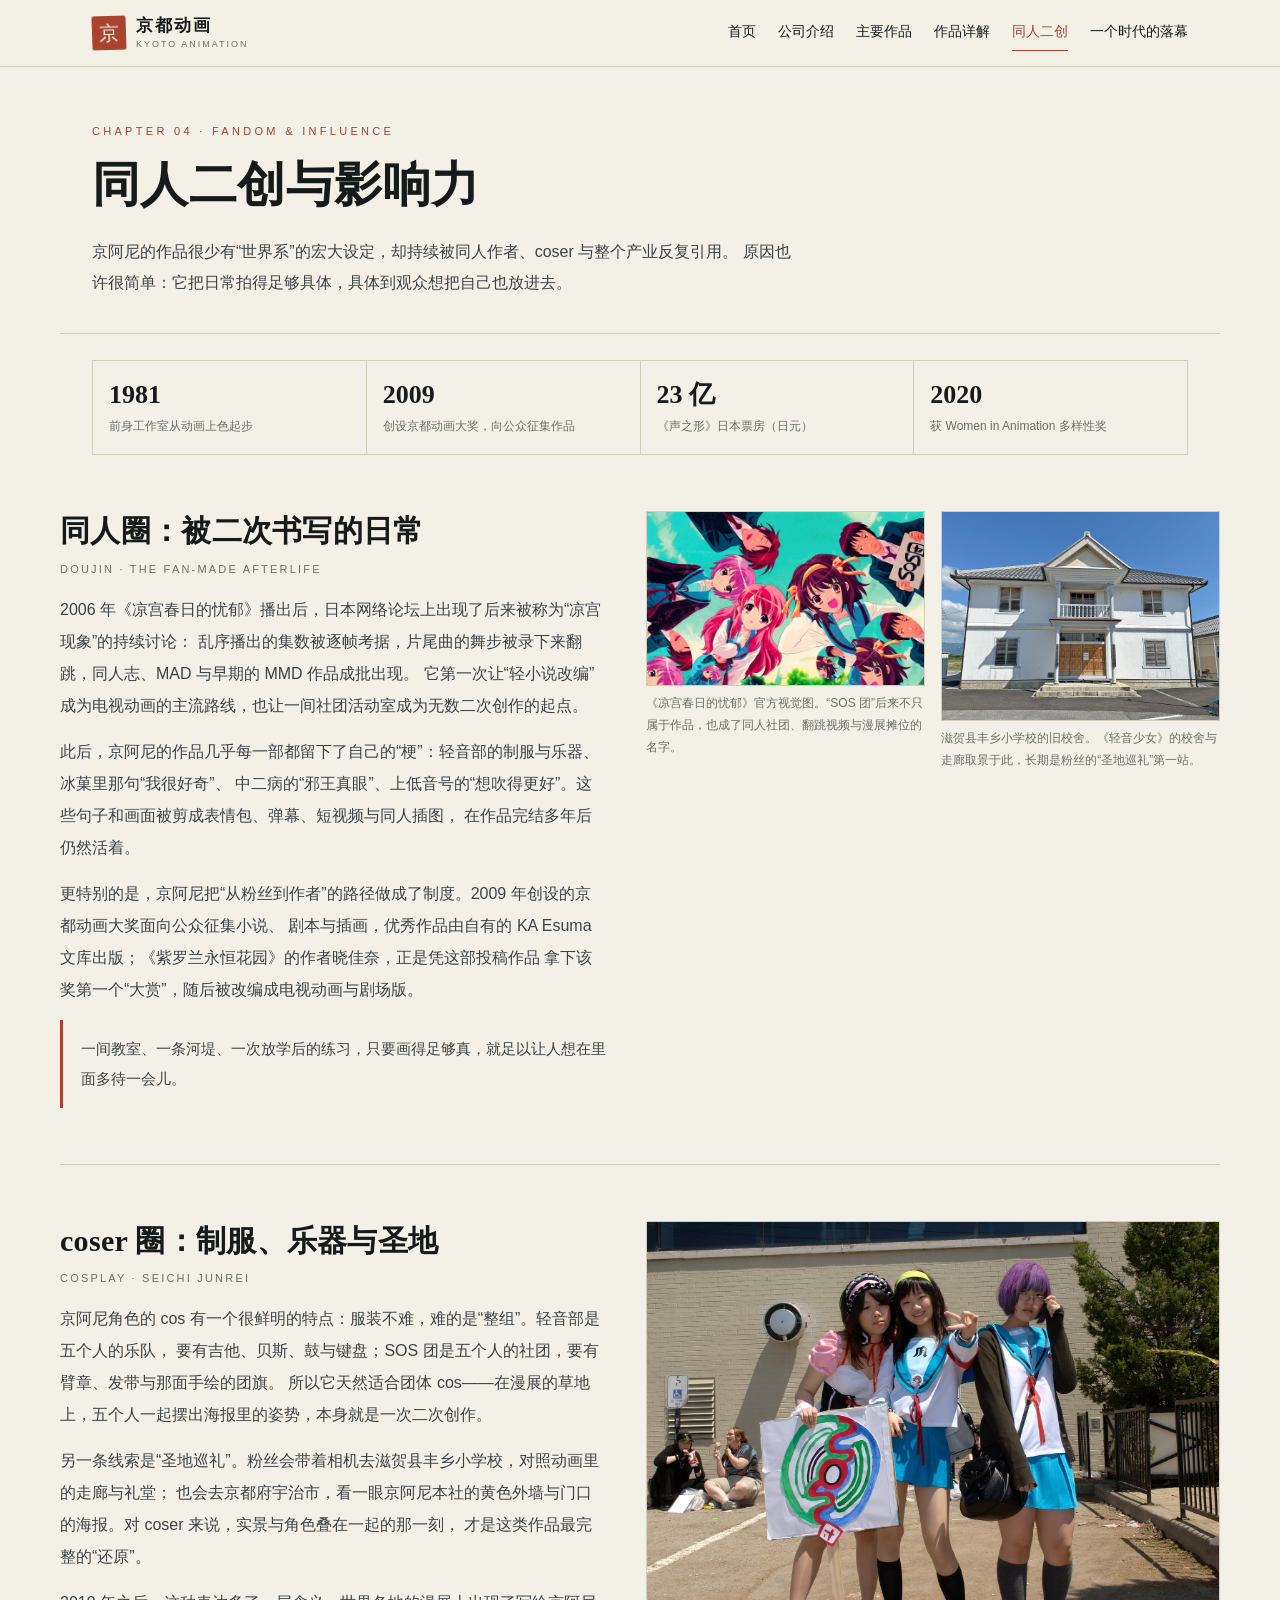
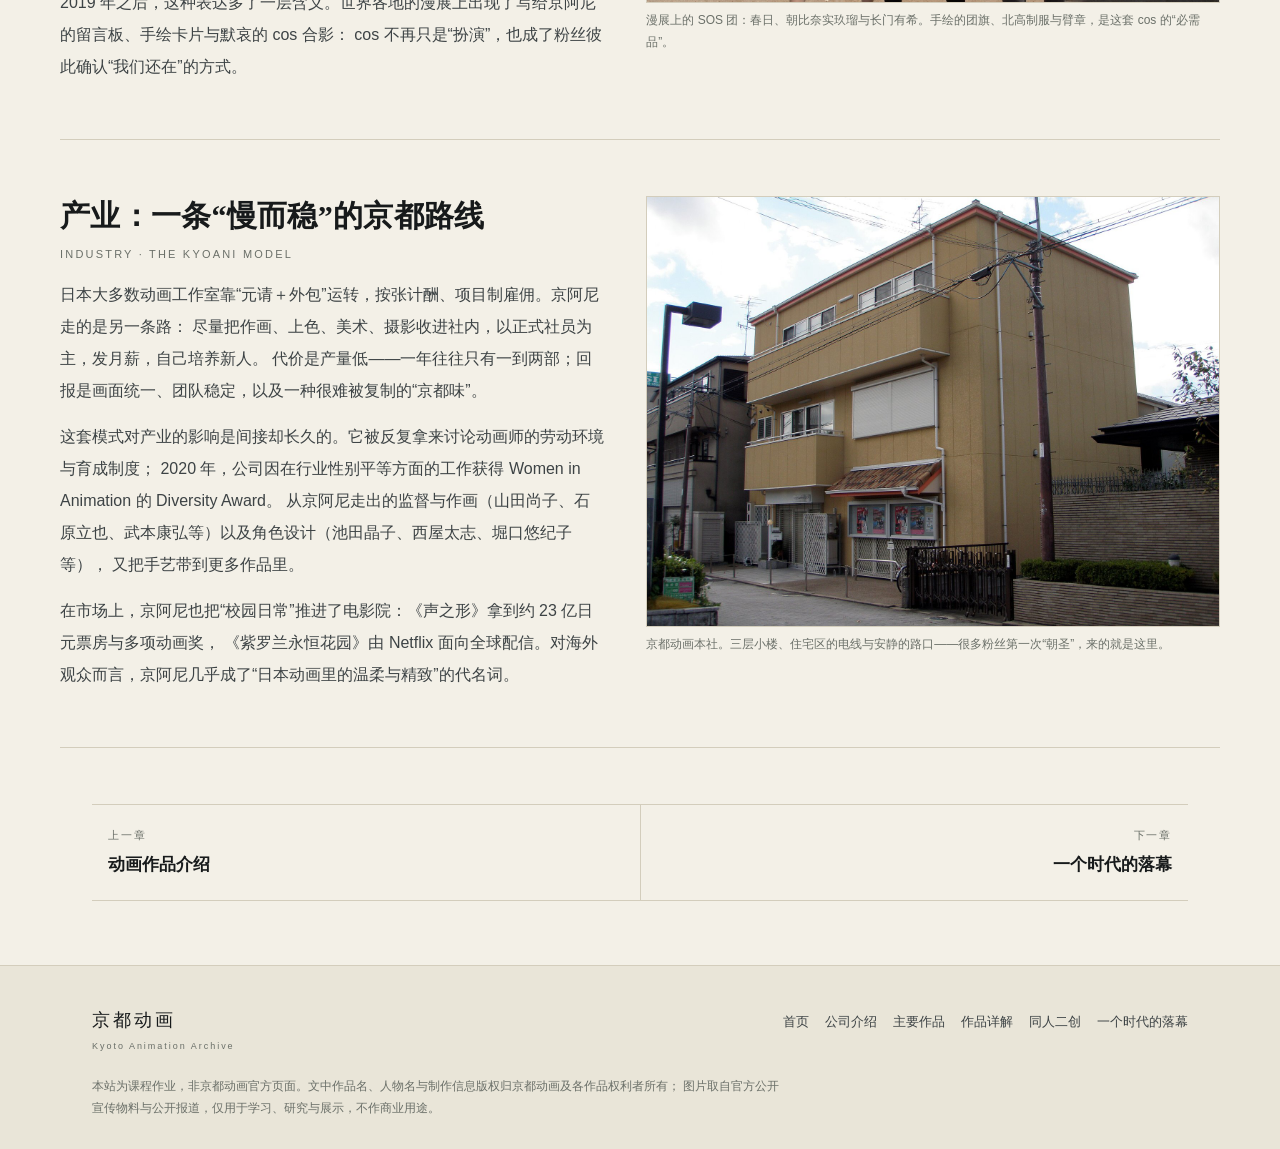
<file: fan.html>
<!doctype html>
<html lang="zh-CN">
<head>
<meta charset="utf-8">
<meta name="viewport" content="width=device-width, initial-scale=1">
<title>同人二创与影响力｜京都动画</title>
<meta name="description" content="京都动画对同人圈、coser 圈与日本动画产业的影响：凉宫现象、圣地巡礼、京都动画大奖与“京都模式”。">
<link rel="stylesheet" href="style.css">
<link rel="icon" href="data:image/svg+xml,%3Csvg%20xmlns%3D%27http%3A%2F%2Fwww.w3.org%2F2000%2Fsvg%27%20viewBox%3D%270%200%2064%2064%27%3E%3Crect%20width%3D%2764%27%20height%3D%2764%27%20fill%3D%27%23a8442e%27%2F%3E%3Ctext%20x%3D%2732%27%20y%3D%2746%27%20font-size%3D%2740%27%20font-family%3D%27serif%27%20fill%3D%27%23f7f3e8%27%20text-anchor%3D%27middle%27%3E%E8%83%94%3C%2Ftext%3E%3C%2Fsvg%3E">
</head>
<body>

<header class="site-header">
  <div class="wrap header-inner">
    <a class="brand" href="index.html" aria-label="京都动画专题首页">
      <span class="seal" aria-hidden="true">京</span>
      <span class="brand-text"><strong>京都动画</strong><small>Kyoto Animation</small></span>
    </a>
    <button class="nav-toggle" type="button" aria-expanded="false" aria-controls="site-nav" aria-label="打开导航">
      <svg width="20" height="14" viewBox="0 0 20 14" aria-hidden="true"><path d="M0 1h20M0 7h20M0 13h20" stroke="#171a1b" stroke-width="1.4"/></svg>
    </button>
    <nav class="site-nav" id="site-nav">
      <a href="index.html">首页 <span>Home</span></a>
      <a href="company.html">公司介绍 <span>Studio</span></a>
      <a href="works.html">主要作品 <span>Works</span></a>
      <a href="works-detail.html">作品详解 <span>Archive</span></a>
      <a href="fan.html" class="is-active">同人二创 <span>Fandom</span></a>
      <a href="arson.html">一个时代的落幕 <span>2019</span></a>
    </nav>
  </div>
</header>

<main>

  <div class="wrap page-head">
    <div class="eyebrow">Chapter 04 · Fandom &amp; Influence</div>
    <h1>同人二创与影响力</h1>
    <p class="lead">
      京阿尼的作品很少有“世界系”的宏大设定，却持续被同人作者、coser 与整个产业反复引用。
      原因也许很简单：它把日常拍得足够具体，具体到观众想把自己也放进去。
    </p>
  </div>

  <div class="wrap">
    <div class="stat-band">
      <div class="stat"><b>1981</b><span>前身工作室从动画上色起步</span></div>
      <div class="stat"><b>2009</b><span>创设京都动画大奖，向公众征集作品</span></div>
      <div class="stat"><b>23 亿</b><span>《声之形》日本票房（日元）</span></div>
      <div class="stat"><b>2020</b><span>获 Women in Animation 多样性奖</span></div>
    </div>
  </div>

  <section class="wrap fan-block">
    <div class="text">
      <h2>同人圈：被二次书写的日常</h2>
      <p class="jp">DOUJIN · THE FAN-MADE AFTERLIFE</p>
      <p>
        2006 年《凉宫春日的忧郁》播出后，日本网络论坛上出现了后来被称为“凉宫现象”的持续讨论：
        乱序播出的集数被逐帧考据，片尾曲的舞步被录下来翻跳，同人志、MAD 与早期的 MMD 作品成批出现。
        它第一次让“轻小说改编”成为电视动画的主流路线，也让一间社团活动室成为无数二次创作的起点。
      </p>
      <p>
        此后，京阿尼的作品几乎每一部都留下了自己的“梗”：轻音部的制服与乐器、冰菓里那句“我很好奇”、
        中二病的“邪王真眼”、上低音号的“想吹得更好”。这些句子和画面被剪成表情包、弹幕、短视频与同人插图，
        在作品完结多年后仍然活着。
      </p>
      <p>
        更特别的是，京阿尼把“从粉丝到作者”的路径做成了制度。2009 年创设的京都动画大奖面向公众征集小说、
        剧本与插画，优秀作品由自有的 KA Esuma 文库出版；《紫罗兰永恒花园》的作者晓佳奈，正是凭这部投稿作品
        拿下该奖第一个“大赏”，随后被改编成电视动画与剧场版。
      </p>
      <p class="fan-quote">
        一间教室、一条河堤、一次放学后的练习，只要画得足够真，就足以让人想在里面多待一会儿。
      </p>
    </div>
    <div class="fan-media">
      <figure>
        <img src="assets/scene-haruhi.jpg" alt="《凉宫春日的忧郁》官方视觉图：SOS 团成员躺在草地上">
        <p class="cap">《凉宫春日的忧郁》官方视觉图。“SOS 团”后来不只属于作品，也成了同人社团、翻跳视频与漫展摊位的名字。</p>
      </figure>
      <figure>
        <img src="assets/seichi-toyosato.jpg" alt="丰乡小学校旧校舍，轻音少女的取景地之一">
        <p class="cap">滋贺县丰乡小学校的旧校舍。《轻音少女》的校舍与走廊取景于此，长期是粉丝的“圣地巡礼”第一站。</p>
      </figure>
    </div>
  </section>

  <section class="wrap fan-block">
    <div class="text">
      <h2>coser 圈：制服、乐器与圣地</h2>
      <p class="jp">COSPLAY · SEICHI JUNREI</p>
      <p>
        京阿尼角色的 cos 有一个很鲜明的特点：服装不难，难的是“整组”。轻音部是五个人的乐队，
        要有吉他、贝斯、鼓与键盘；SOS 团是五个人的社团，要有臂章、发带与那面手绘的团旗。
        所以它天然适合团体 cos——在漫展的草地上，五个人一起摆出海报里的姿势，本身就是一次二次创作。
      </p>
      <p>
        另一条线索是“圣地巡礼”。粉丝会带着相机去滋贺县丰乡小学校，对照动画里的走廊与礼堂；
        也会去京都府宇治市，看一眼京阿尼本社的黄色外墙与门口的海报。对 coser 来说，实景与角色叠在一起的那一刻，
        才是这类作品最完整的“还原”。
      </p>
      <p>
        2019 年之后，这种表达多了一层含义。世界各地的漫展上出现了写给京阿尼的留言板、手绘卡片与默哀的 cos 合影：
        cos 不再只是“扮演”，也成了粉丝彼此确认“我们还在”的方式。
      </p>
    </div>
    <div class="fan-media">
      <figure class="wide">
        <img src="assets/cosplay-haruhi.jpg" alt="漫展上的凉宫春日、朝比奈实玖瑠与长门有希 cosplay，其中一人举着手绘的 SOS 团旗">
        <p class="cap">漫展上的 SOS 团：春日、朝比奈实玖瑠与长门有希。手绘的团旗、北高制服与臂章，是这套 cos 的“必需品”。</p>
      </figure>
    </div>
  </section>

  <section class="wrap fan-block">
    <div class="text">
      <h2>产业：一条“慢而稳”的京都路线</h2>
      <p class="jp">INDUSTRY · THE KYOANI MODEL</p>
      <p>
        日本大多数动画工作室靠“元请＋外包”运转，按张计酬、项目制雇佣。京阿尼走的是另一条路：
        尽量把作画、上色、美术、摄影收进社内，以正式社员为主，发月薪，自己培养新人。
        代价是产量低——一年往往只有一到两部；回报是画面统一、团队稳定，以及一种很难被复制的“京都味”。
      </p>
      <p>
        这套模式对产业的影响是间接却长久的。它被反复拿来讨论动画师的劳动环境与育成制度；
        2020 年，公司因在行业性别平等方面的工作获得 Women in Animation 的 Diversity Award。
        从京阿尼走出的监督与作画（山田尚子、石原立也、武本康弘等）以及角色设计（池田晶子、西屋太志、堀口悠纪子等），
        又把手艺带到更多作品里。
      </p>
      <p>
        在市场上，京阿尼也把“校园日常”推进了电影院：《声之形》拿到约 23 亿日元票房与多项动画奖，
        《紫罗兰永恒花园》由 Netflix 面向全球配信。对海外观众而言，京阿尼几乎成了“日本动画里的温柔与精致”的代名词。
      </p>
    </div>
    <div class="fan-media">
      <figure class="wide">
        <img src="assets/hq.jpg" alt="京都动画位于宇治市的本社大楼">
        <p class="cap">京都动画本社。三层小楼、住宅区的电线与安静的路口——很多粉丝第一次“朝圣”，来的就是这里。</p>
      </figure>
    </div>
  </section>

  <div class="wrap">
    <nav class="pager" aria-label="章节翻页">
      <a href="works-detail.html"><small>上一章</small><strong>动画作品介绍</strong></a>
      <a href="arson.html" class="next"><small>下一章</small><strong>一个时代的落幕</strong></a>
    </nav>
  </div>

</main>

<footer class="site-footer">
  <div class="wrap">
    <div class="footer-top">
      <div class="footer-brand">京都动画<small>Kyoto Animation Archive</small></div>
      <nav class="footer-links" aria-label="页脚导航">
        <a href="index.html">首页</a>
        <a href="company.html">公司介绍</a>
        <a href="works.html">主要作品</a>
        <a href="works-detail.html">作品详解</a>
        <a href="fan.html">同人二创</a>
        <a href="arson.html">一个时代的落幕</a>
      </nav>
    </div>
    <p class="disclaimer">
      本站为课程作业，非京都动画官方页面。文中作品名、人物名与制作信息版权归京都动画及各作品权利者所有；
      图片取自官方公开宣传物料与公开报道，仅用于学习、研究与展示，不作商业用途。
    </p>
  </div>
</footer>

<script src="site.js"></script>
</body>
</html>
</file>
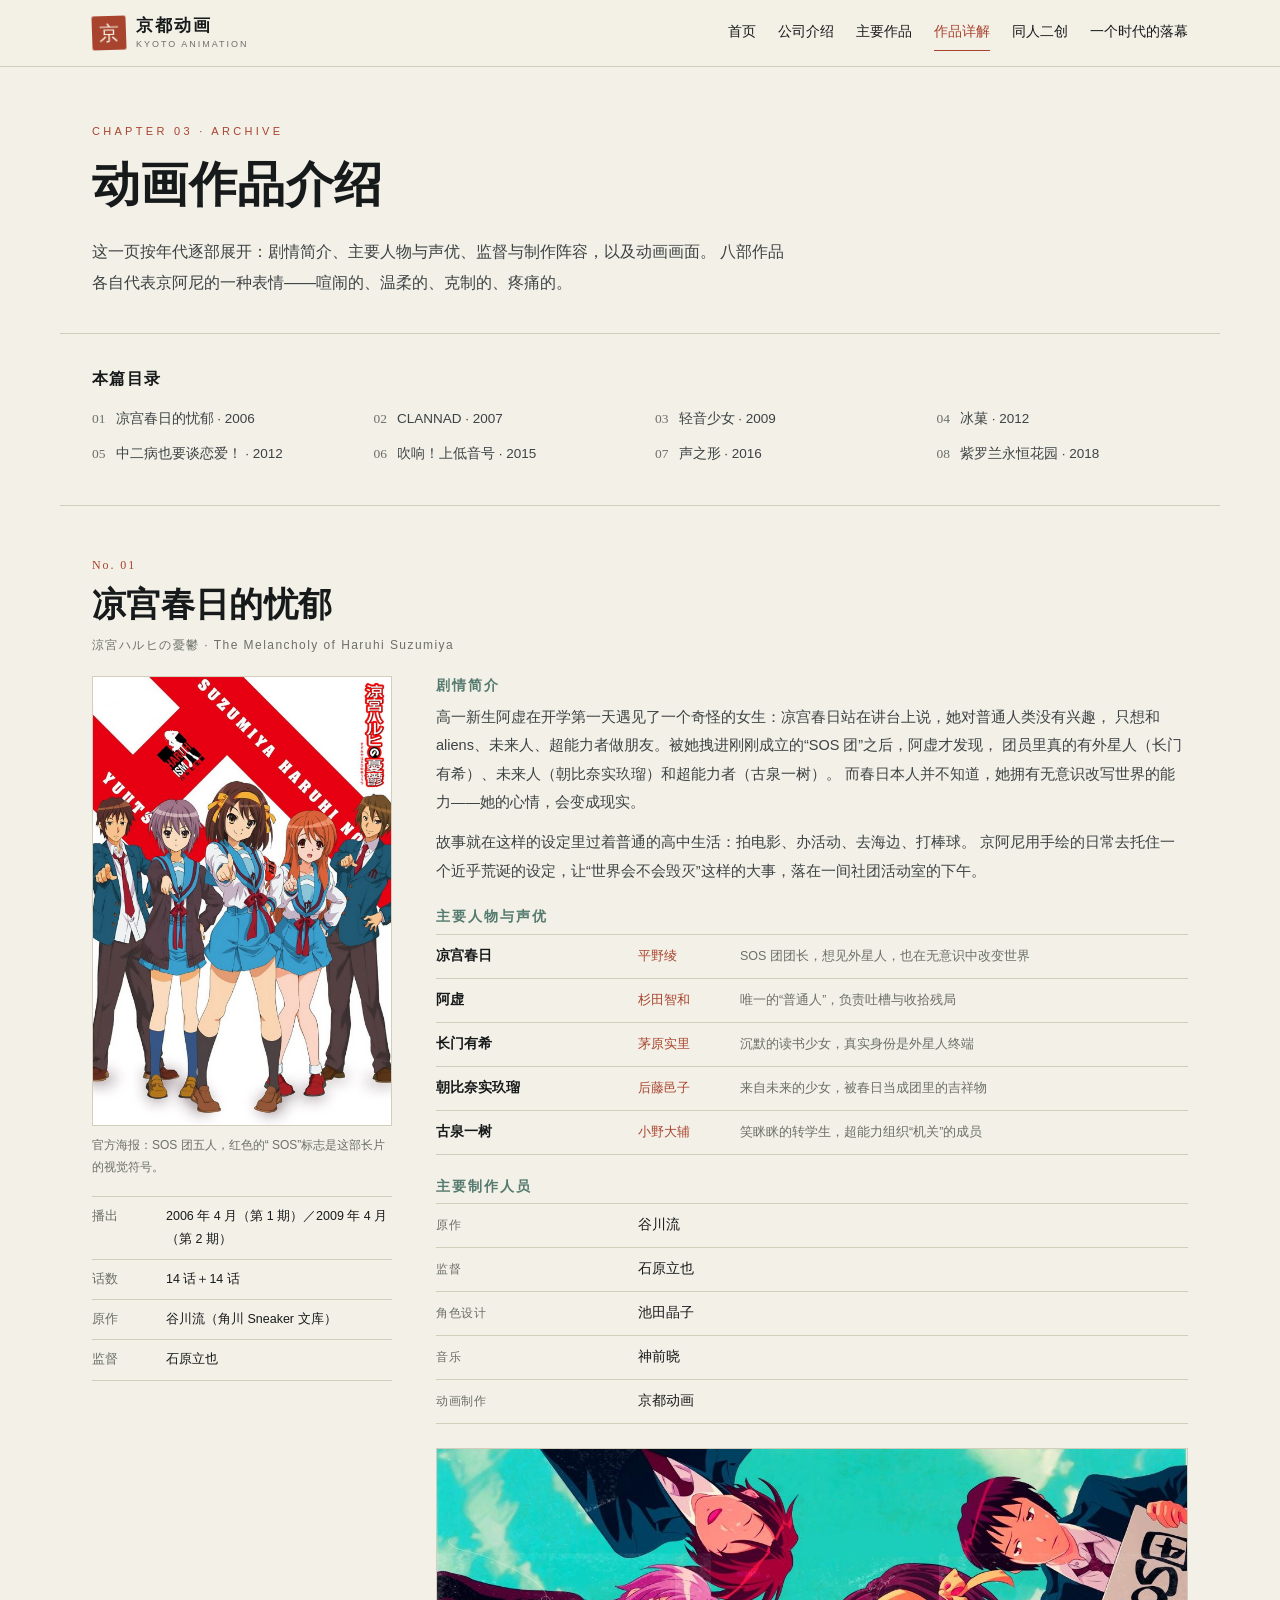
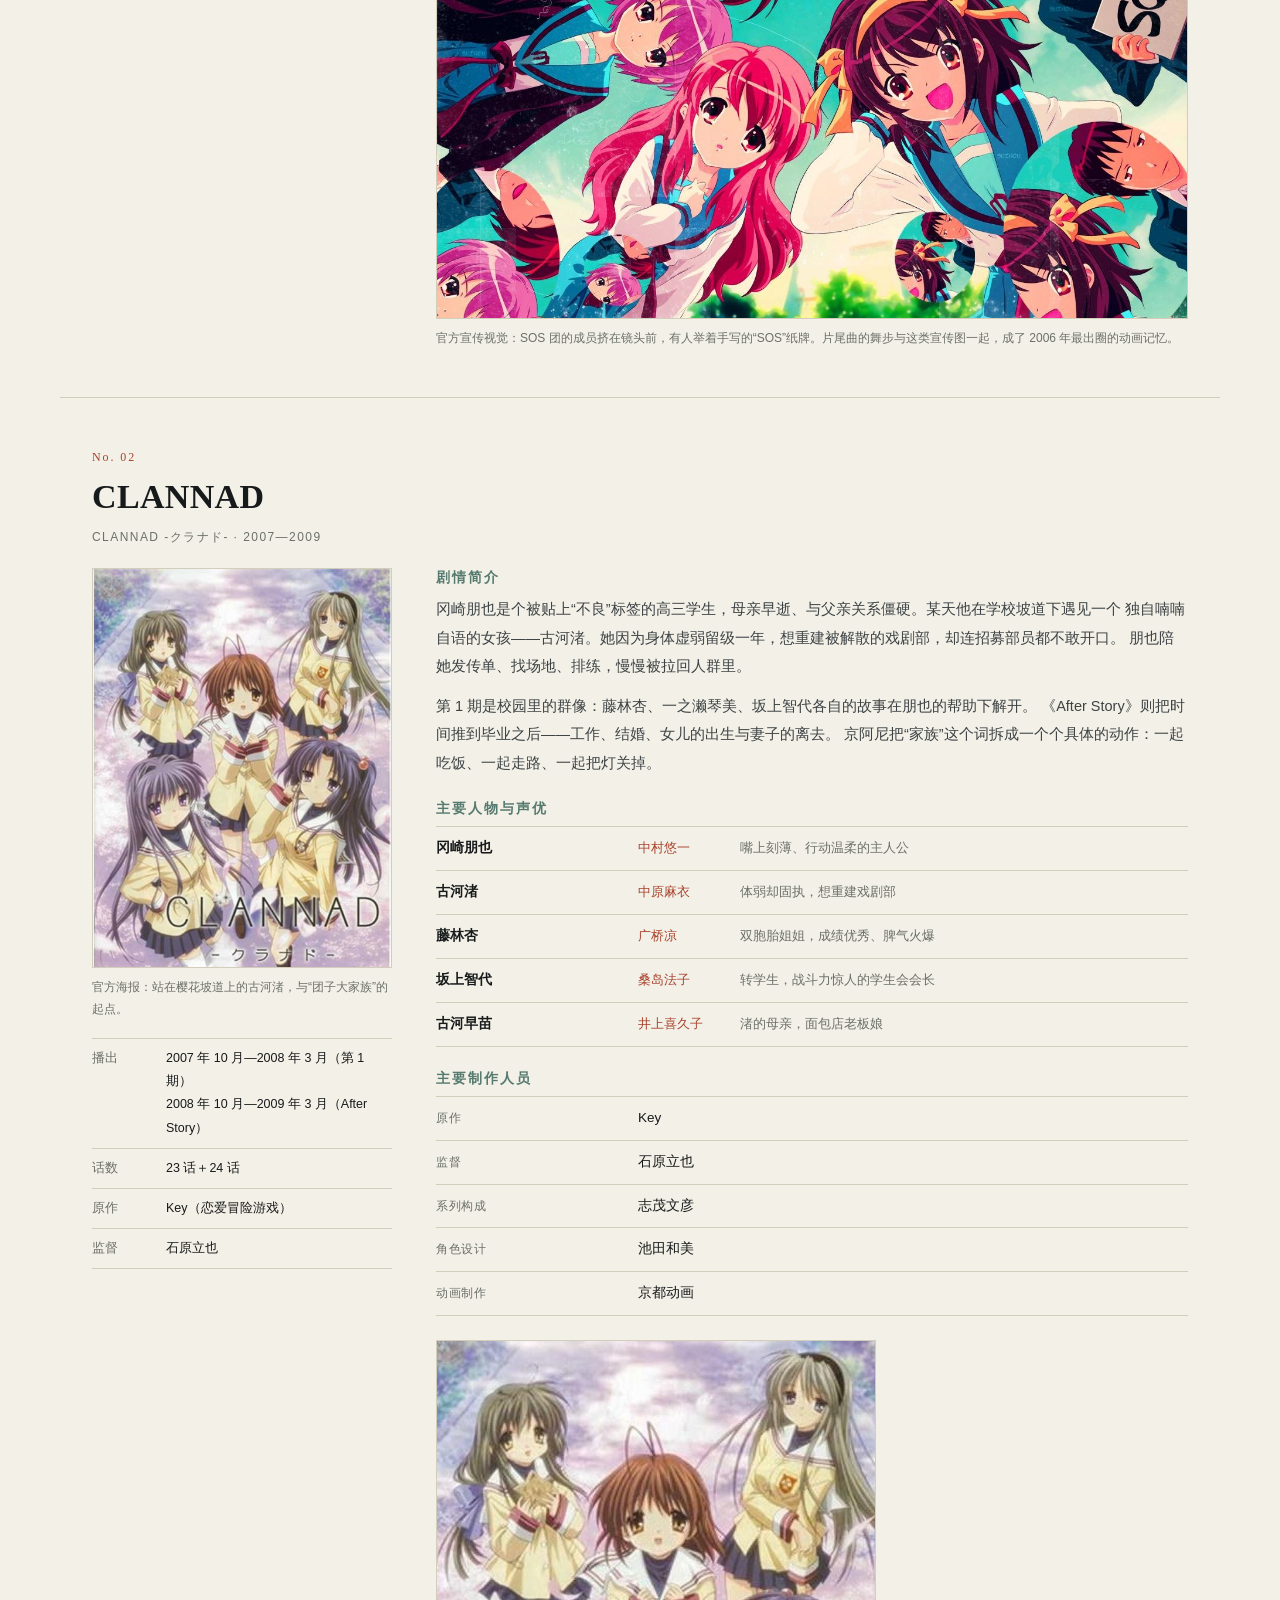
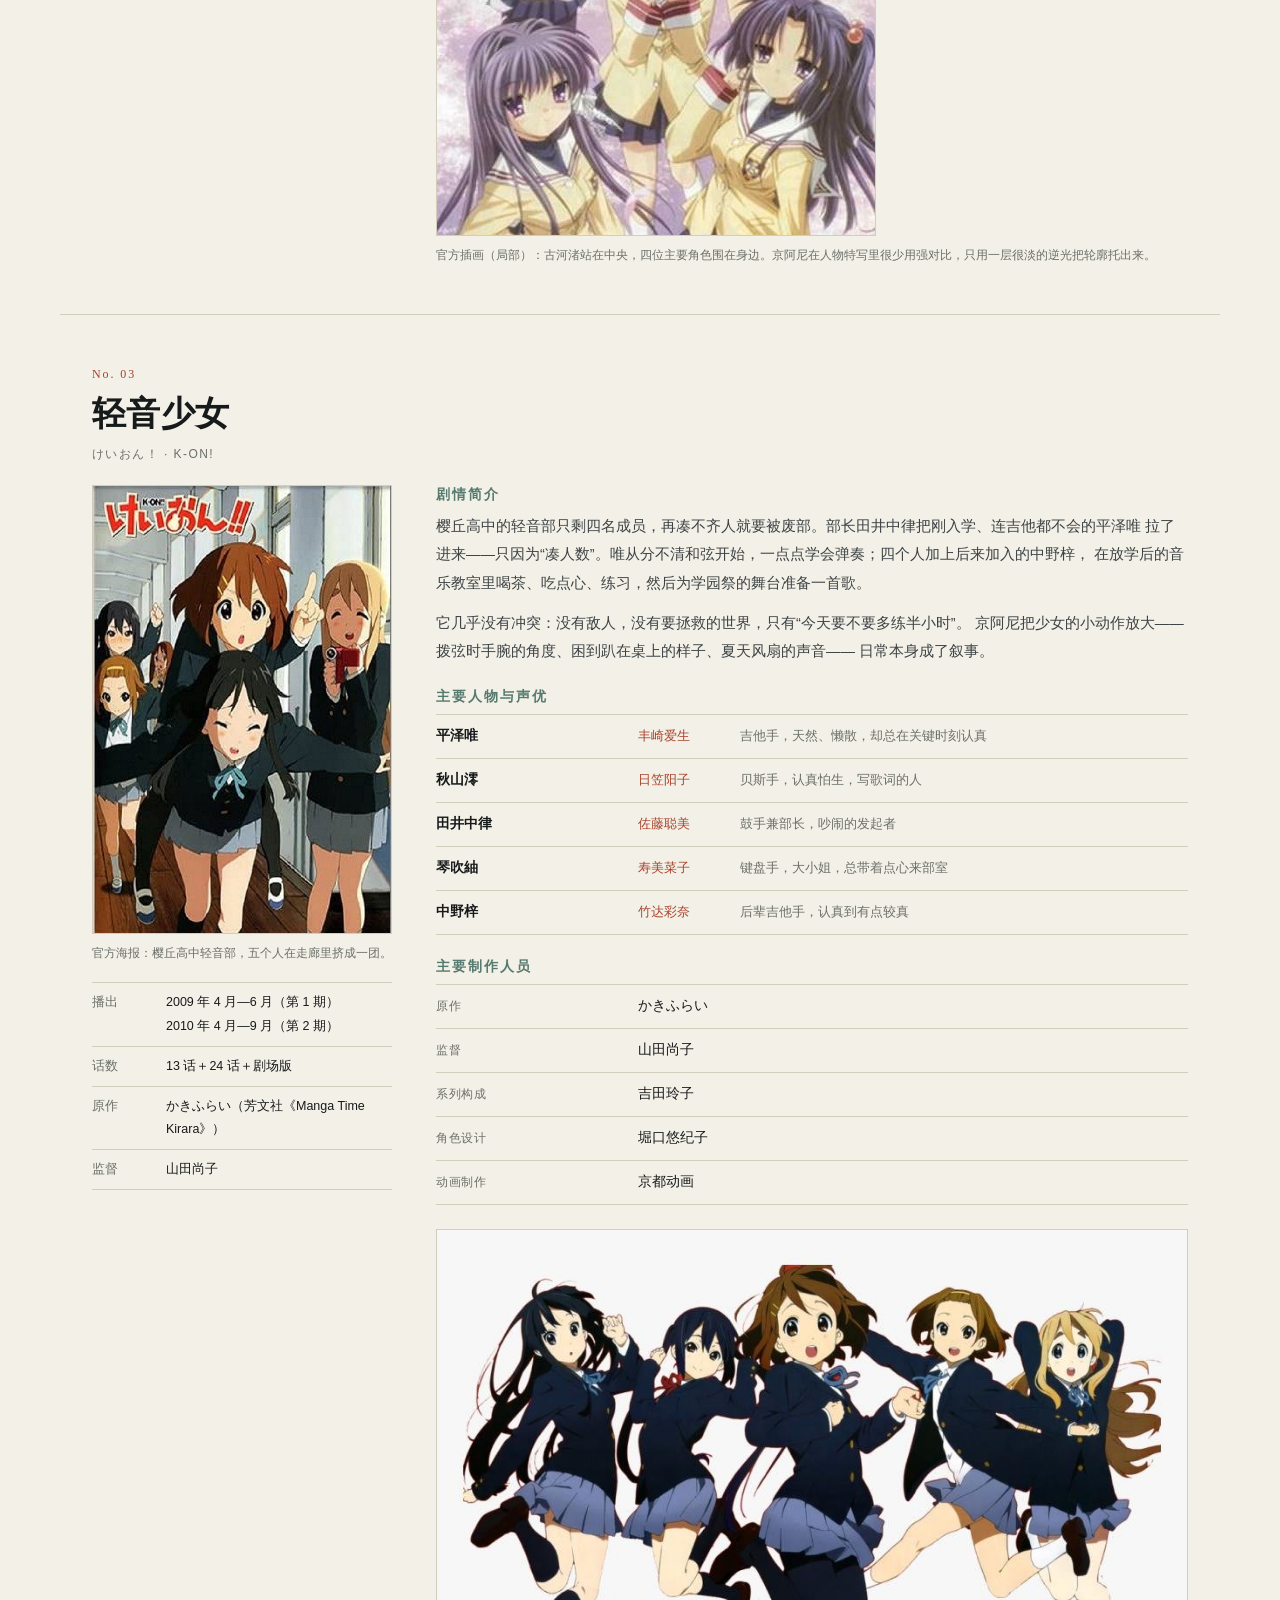
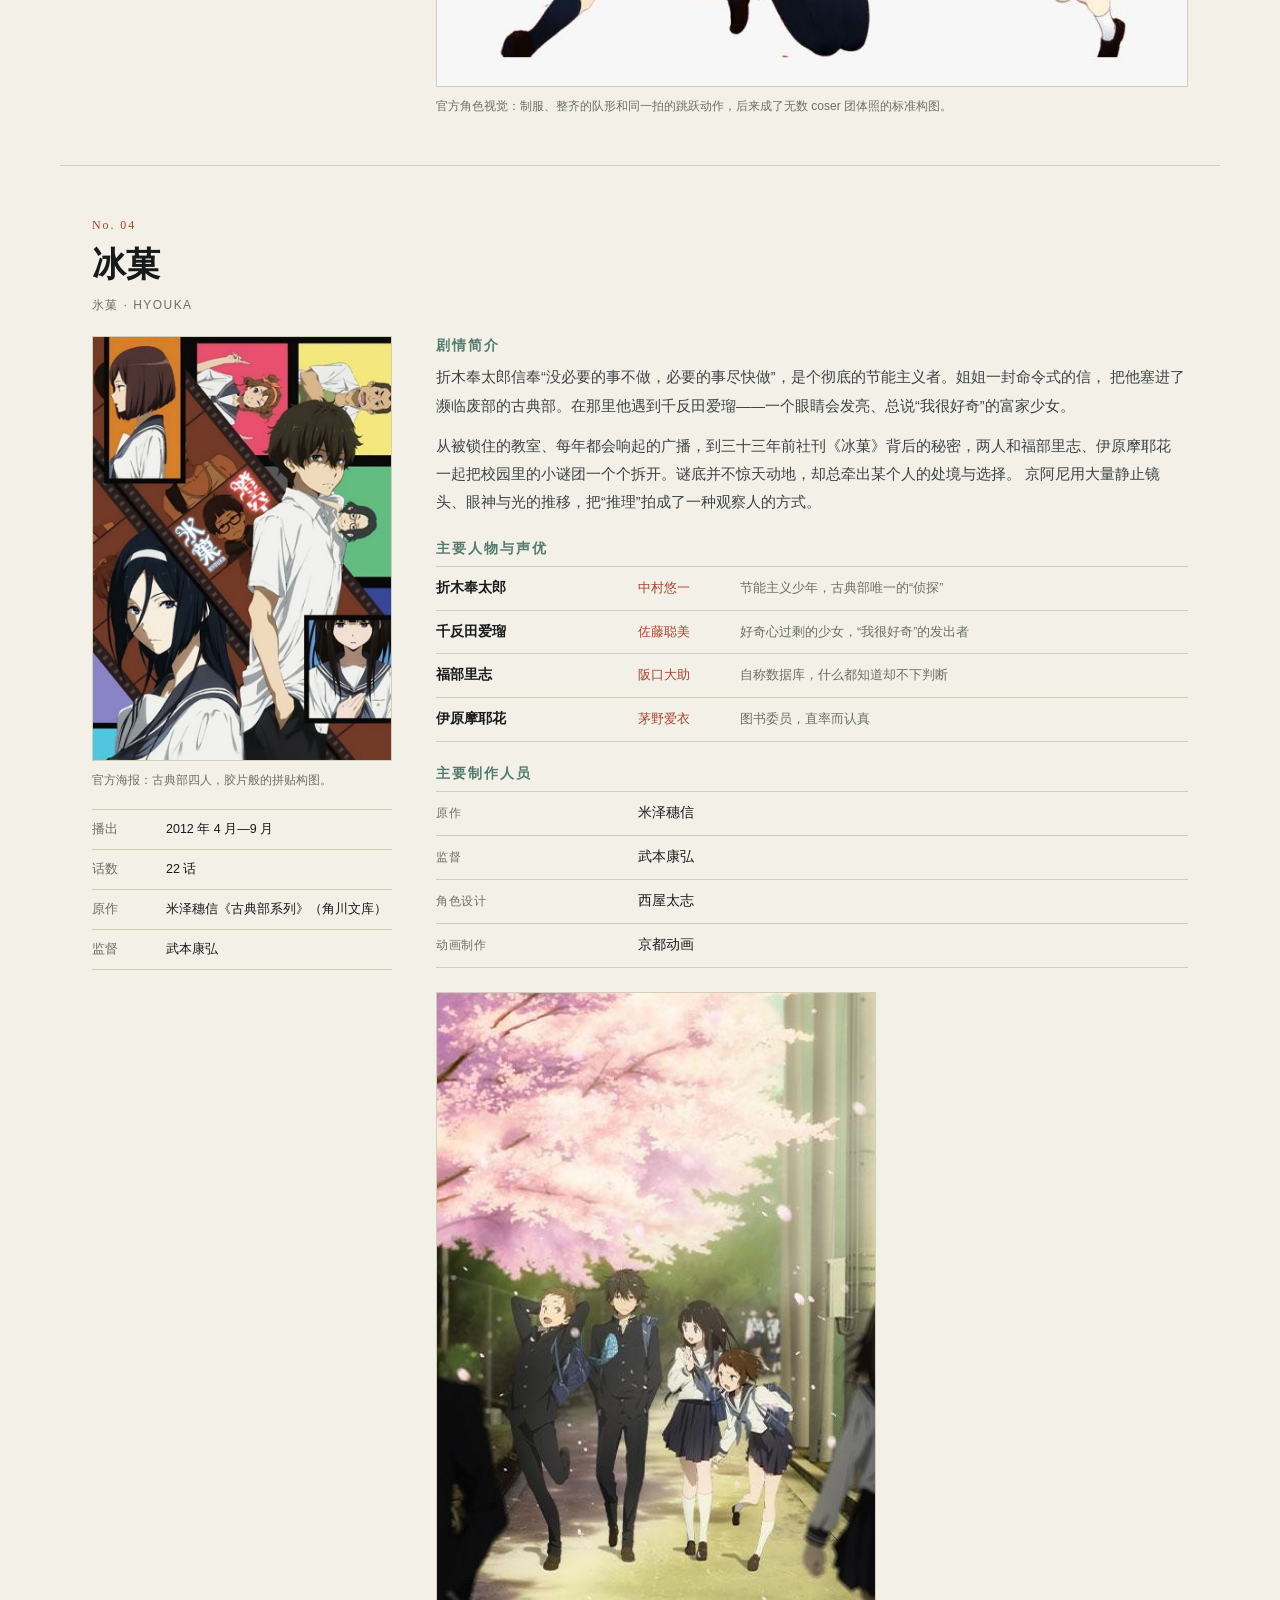
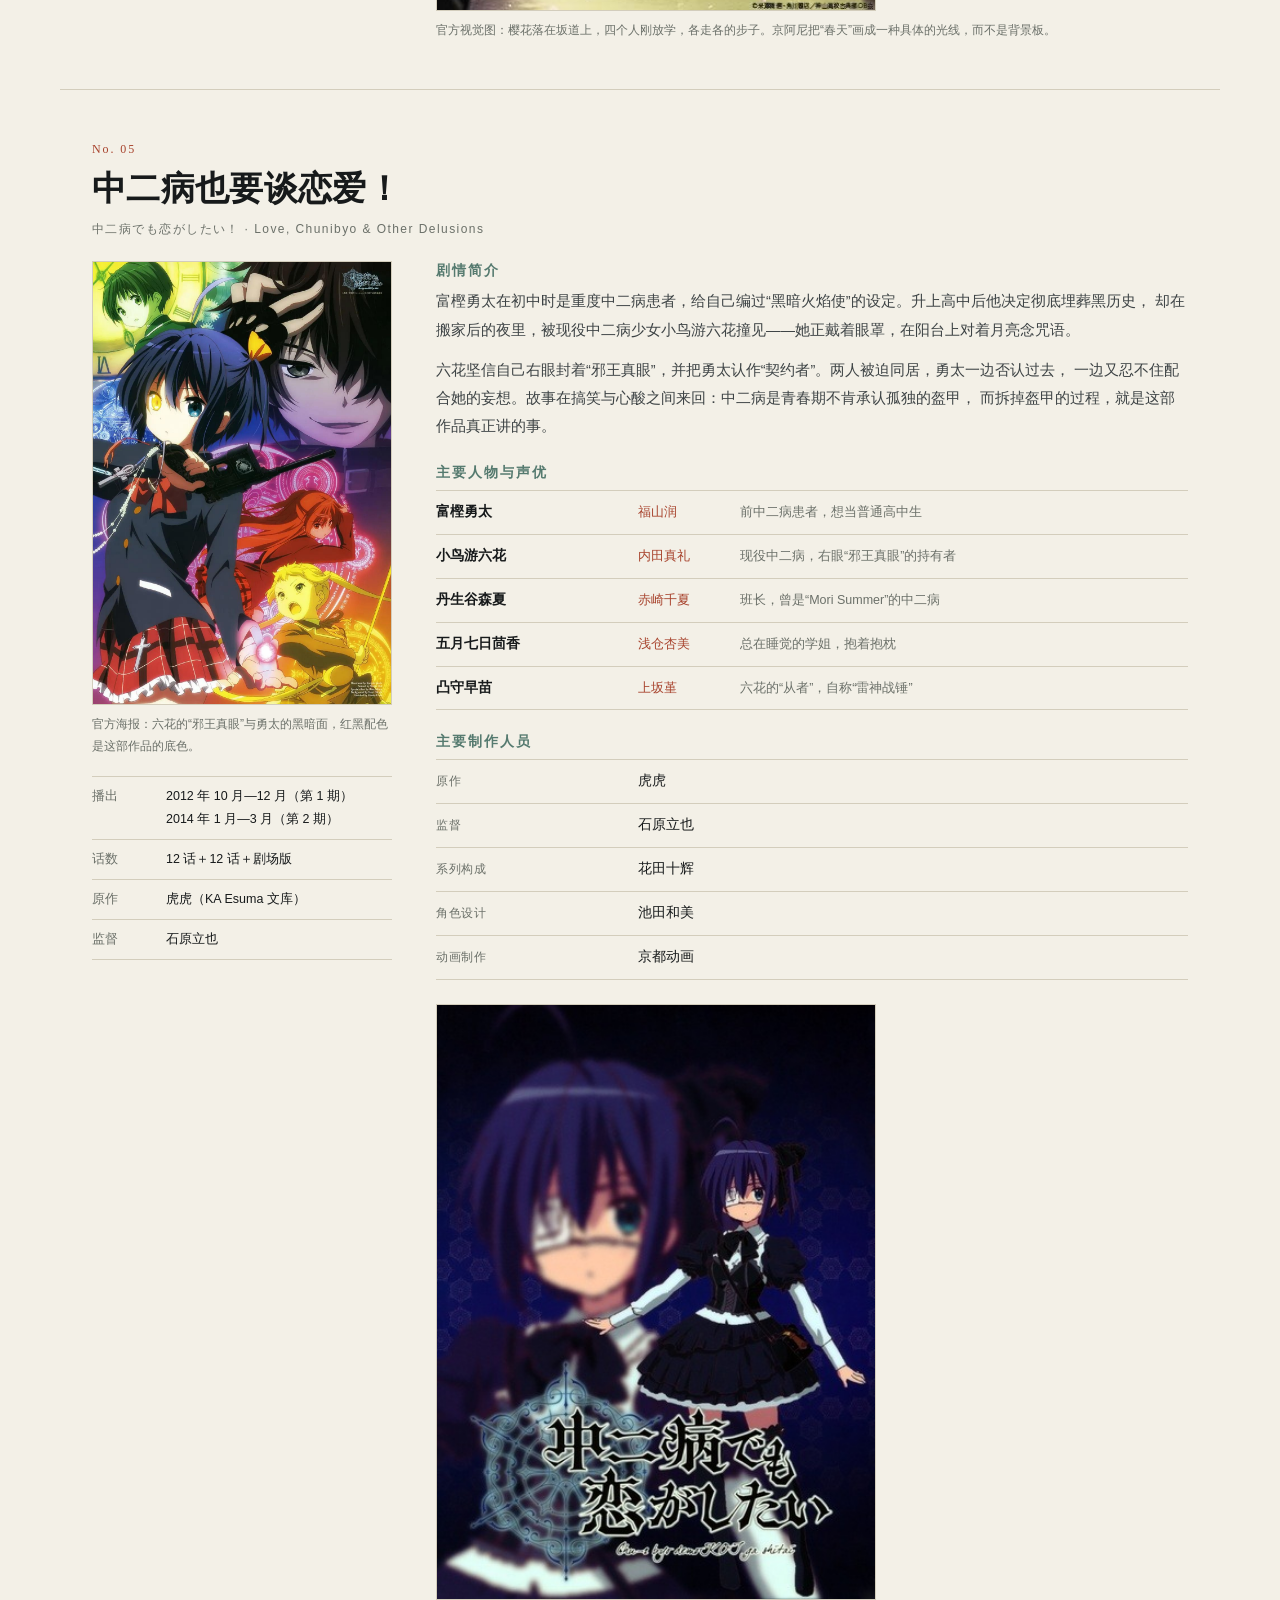
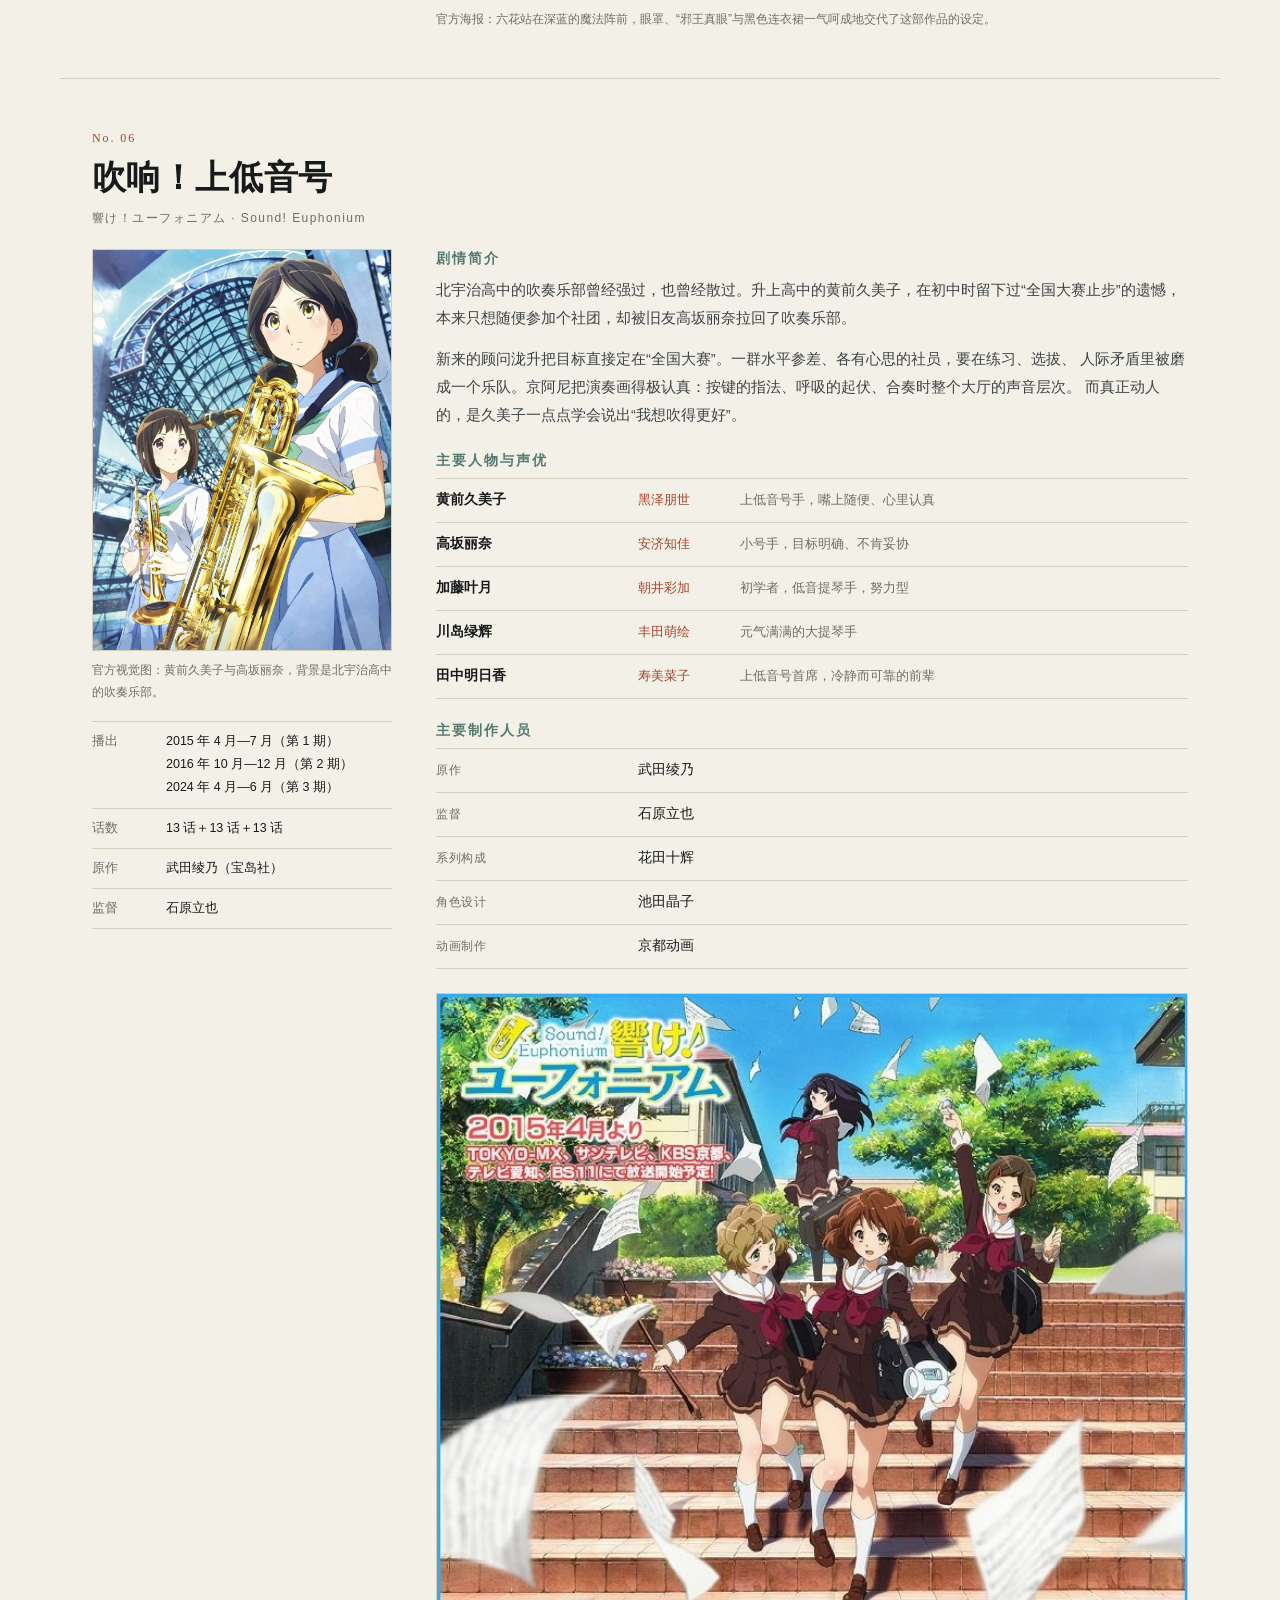
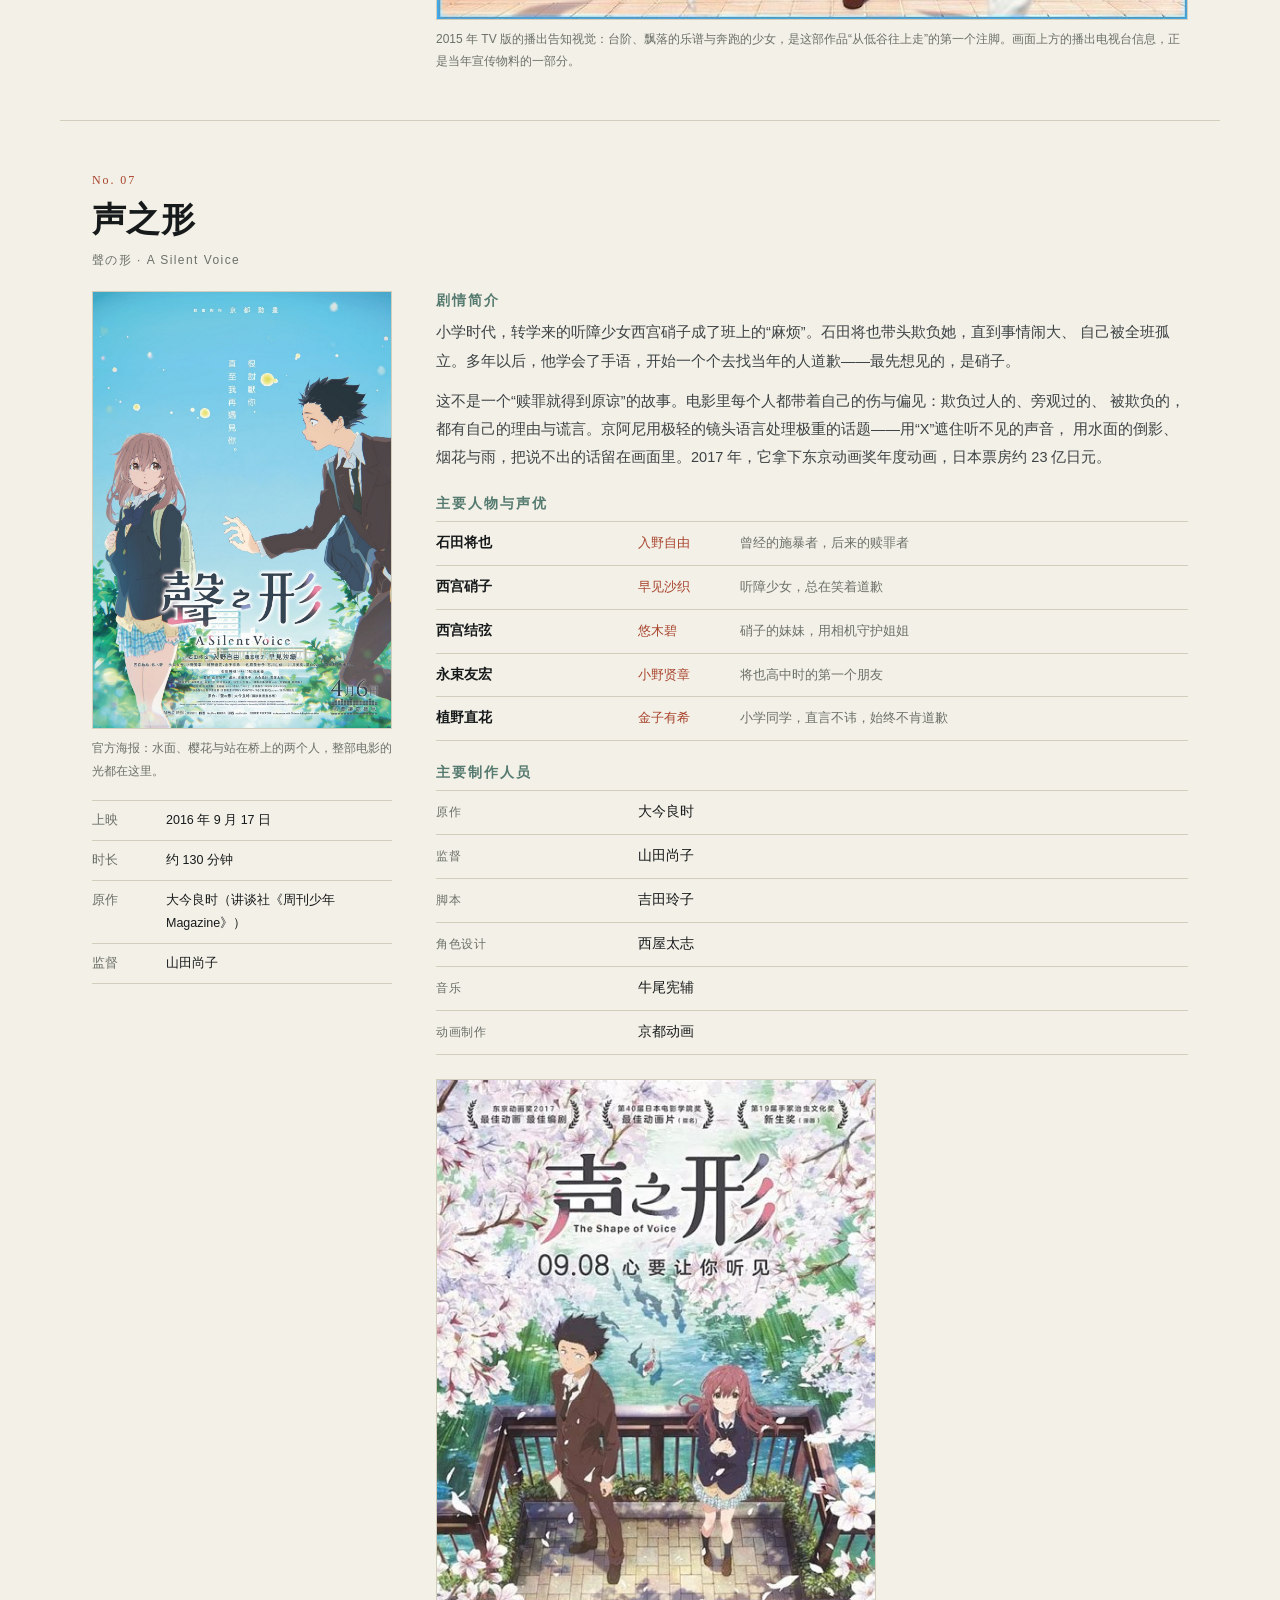
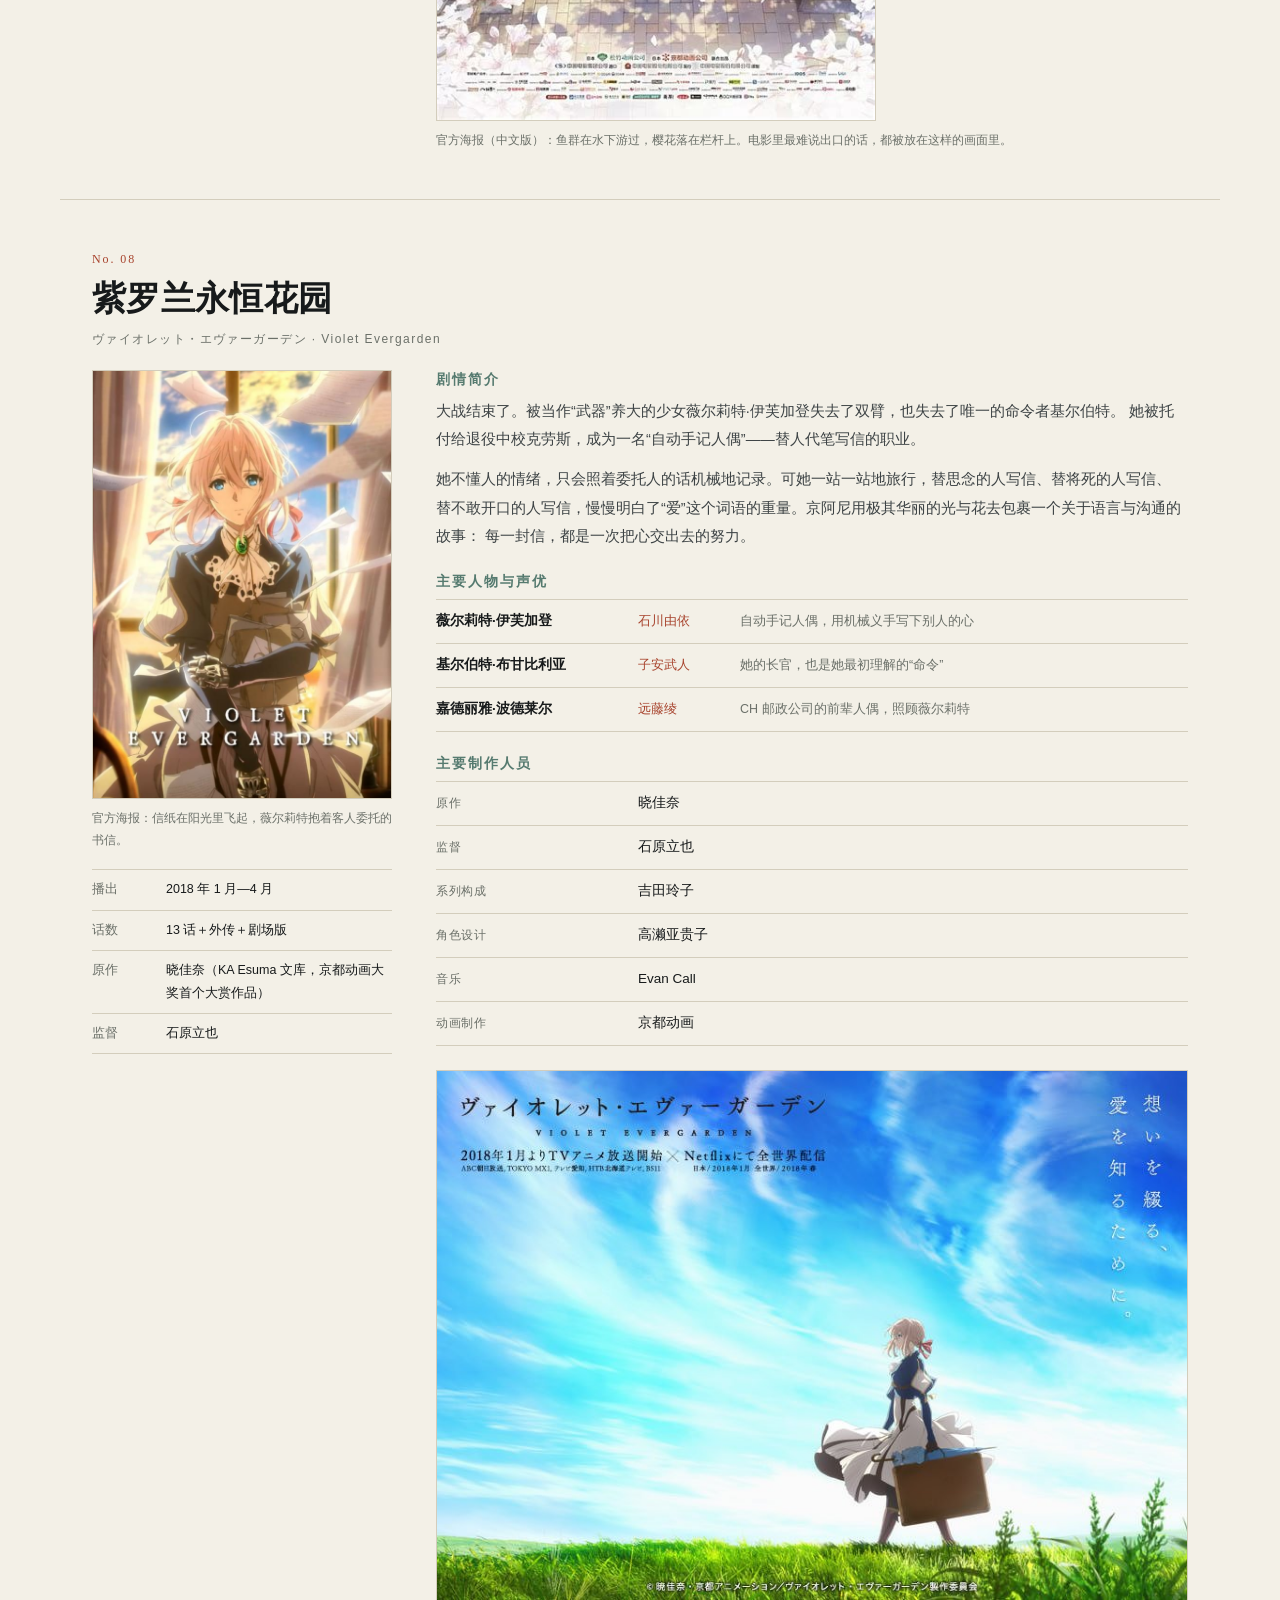
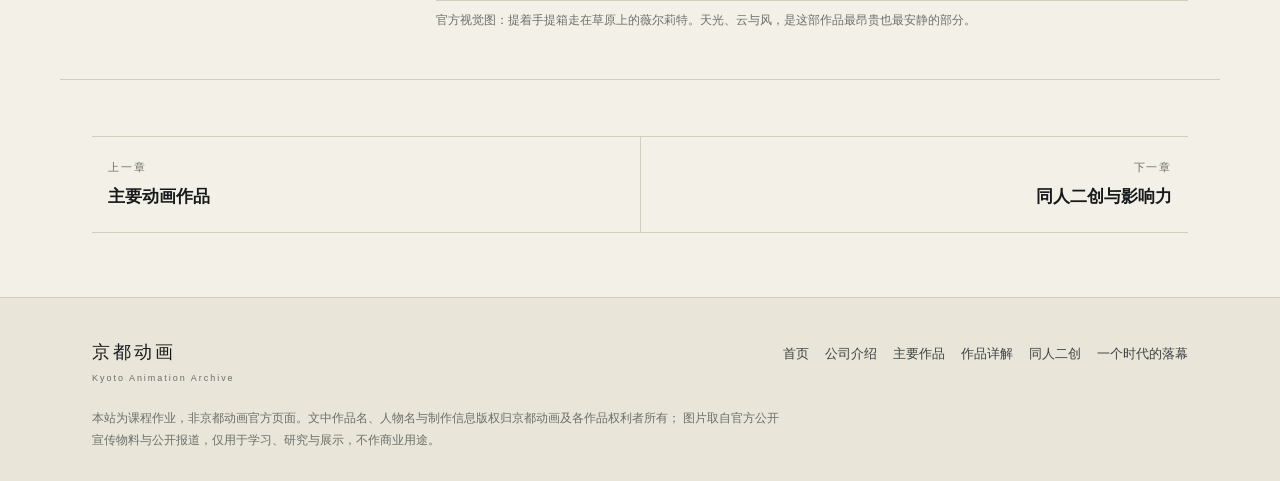
<file: works-detail.html>
<!doctype html>
<html lang="zh-CN">
<head>
<meta charset="utf-8">
<meta name="viewport" content="width=device-width, initial-scale=1">
<title>动画作品介绍｜京都动画</title>
<meta name="description" content="京都动画八部代表作的剧情、人物、声优、主要制作人员与动画画面。">
<link rel="stylesheet" href="style.css">
<link rel="icon" href="data:image/svg+xml,%3Csvg%20xmlns%3D%27http%3A%2F%2Fwww.w3.org%2F2000%2Fsvg%27%20viewBox%3D%270%200%2064%2064%27%3E%3Crect%20width%3D%2764%27%20height%3D%2764%27%20fill%3D%27%23a8442e%27%2F%3E%3Ctext%20x%3D%2732%27%20y%3D%2746%27%20font-size%3D%2740%27%20font-family%3D%27serif%27%20fill%3D%27%23f7f3e8%27%20text-anchor%3D%27middle%27%3E%E8%83%94%3C%2Ftext%3E%3C%2Fsvg%3E">
</head>
<body>

<header class="site-header">
  <div class="wrap header-inner">
    <a class="brand" href="index.html" aria-label="京都动画专题首页">
      <span class="seal" aria-hidden="true">京</span>
      <span class="brand-text"><strong>京都动画</strong><small>Kyoto Animation</small></span>
    </a>
    <button class="nav-toggle" type="button" aria-expanded="false" aria-controls="site-nav" aria-label="打开导航">
      <svg width="20" height="14" viewBox="0 0 20 14" aria-hidden="true"><path d="M0 1h20M0 7h20M0 13h20" stroke="#171a1b" stroke-width="1.4"/></svg>
    </button>
    <nav class="site-nav" id="site-nav">
      <a href="index.html">首页 <span>Home</span></a>
      <a href="company.html">公司介绍 <span>Studio</span></a>
      <a href="works.html">主要作品 <span>Works</span></a>
      <a href="works-detail.html" class="is-active">作品详解 <span>Archive</span></a>
      <a href="fan.html">同人二创 <span>Fandom</span></a>
      <a href="arson.html">一个时代的落幕 <span>2019</span></a>
    </nav>
  </div>
</header>

<main>

  <div class="wrap page-head">
    <div class="eyebrow">Chapter 03 · Archive</div>
    <h1>动画作品介绍</h1>
    <p class="lead">
      这一页按年代逐部展开：剧情简介、主要人物与声优、监督与制作阵容，以及动画画面。
      八部作品各自代表京阿尼的一种表情——喧闹的、温柔的、克制的、疼痛的。
    </p>
  </div>

  <div class="wrap detail-index">
    <h2>本篇目录</h2>
    <ul>
      <li><a href="#haruhi"><span class="idx">01</span> 凉宫春日的忧郁 · 2006</a></li>
      <li><a href="#clannad"><span class="idx">02</span> CLANNAD · 2007</a></li>
      <li><a href="#kon"><span class="idx">03</span> 轻音少女 · 2009</a></li>
      <li><a href="#hyouka"><span class="idx">04</span> 冰菓 · 2012</a></li>
      <li><a href="#chu2"><span class="idx">05</span> 中二病也要谈恋爱！ · 2012</a></li>
      <li><a href="#eupho"><span class="idx">06</span> 吹响！上低音号 · 2015</a></li>
      <li><a href="#koe"><span class="idx">07</span> 声之形 · 2016</a></li>
      <li><a href="#violet"><span class="idx">08</span> 紫罗兰永恒花园 · 2018</a></li>
    </ul>
  </div>

  <!-- ===== 01 凉宫春日的忧郁 ===== -->
  <article class="wrap work-block" id="haruhi">
    <div class="work-block-head">
      <div class="num">No. 01</div>
      <h2>凉宫春日的忧郁</h2>
      <p class="jp">涼宮ハルヒの憂鬱 · The Melancholy of Haruhi Suzumiya</p>
    </div>
    <div class="work-layout">
      <aside class="work-aside">
        <img src="assets/cover-haruhi.jpg" alt="《凉宫春日的忧郁》官方海报">
        <p class="caption">官方海报：SOS 团五人，红色的“ SOS”标志是这部长片的视觉符号。</p>
        <dl class="data-list">
          <div><dt>播出</dt><dd>2006 年 4 月（第 1 期）／2009 年 4 月（第 2 期）</dd></div>
          <div><dt>话数</dt><dd>14 话＋14 话</dd></div>
          <div><dt>原作</dt><dd>谷川流（角川 Sneaker 文库）</dd></div>
          <div><dt>监督</dt><dd>石原立也</dd></div>
        </dl>
      </aside>
      <div class="work-main">
        <h3>剧情简介</h3>
        <p>
          高一新生阿虚在开学第一天遇见了一个奇怪的女生：凉宫春日站在讲台上说，她对普通人类没有兴趣，
          只想和 aliens、未来人、超能力者做朋友。被她拽进刚刚成立的“SOS 团”之后，阿虚才发现，
          团员里真的有外星人（长门有希）、未来人（朝比奈实玖瑠）和超能力者（古泉一树）。
          而春日本人并不知道，她拥有无意识改写世界的能力——她的心情，会变成现实。
        </p>
        <p>
          故事就在这样的设定里过着普通的高中生活：拍电影、办活动、去海边、打棒球。
          京阿尼用手绘的日常去托住一个近乎荒诞的设定，让“世界会不会毁灭”这样的大事，落在一间社团活动室的下午。
        </p>

        <h3>主要人物与声优</h3>
        <ul class="cast-list">
          <li><span class="who">凉宫春日</span><span class="cv">平野绫</span><span class="role">SOS 团团长，想见外星人，也在无意识中改变世界</span></li>
          <li><span class="who">阿虚</span><span class="cv">杉田智和</span><span class="role">唯一的“普通人”，负责吐槽与收拾残局</span></li>
          <li><span class="who">长门有希</span><span class="cv">茅原实里</span><span class="role">沉默的读书少女，真实身份是外星人终端</span></li>
          <li><span class="who">朝比奈实玖瑠</span><span class="cv">后藤邑子</span><span class="role">来自未来的少女，被春日当成团里的吉祥物</span></li>
          <li><span class="who">古泉一树</span><span class="cv">小野大辅</span><span class="role">笑眯眯的转学生，超能力组织“机关”的成员</span></li>
        </ul>

        <h3>主要制作人员</h3>
        <ul class="staff-list">
          <li><span class="post">原作</span><span>谷川流</span></li>
          <li><span class="post">监督</span><span>石原立也</span></li>
          <li><span class="post">角色设计</span><span>池田晶子</span></li>
          <li><span class="post">音乐</span><span>神前晓</span></li>
          <li><span class="post">动画制作</span><span>京都动画</span></li>
        </ul>

        <figure class="still">
          <img src="assets/scene-haruhi.jpg" alt="《凉宫春日的忧郁》官方宣传视觉：SOS 团成员挤在镜头前">
          <figcaption>官方宣传视觉：SOS 团的成员挤在镜头前，有人举着手写的“SOS”纸牌。片尾曲的舞步与这类宣传图一起，成了 2006 年最出圈的动画记忆。</figcaption>
        </figure>
      </div>
    </div>
  </article>

  <!-- ===== 02 CLANNAD ===== -->
  <article class="wrap work-block" id="clannad">
    <div class="work-block-head">
      <div class="num">No. 02</div>
      <h2>CLANNAD</h2>
      <p class="jp">CLANNAD -クラナド- · 2007—2009</p>
    </div>
    <div class="work-layout">
      <aside class="work-aside">
        <img src="assets/cover-clannad.jpg" alt="《CLANNAD》官方海报">
        <p class="caption">官方海报：站在樱花坡道上的古河渚，与“团子大家族”的起点。</p>
        <dl class="data-list">
          <div><dt>播出</dt><dd>2007 年 10 月—2008 年 3 月（第 1 期）<br>2008 年 10 月—2009 年 3 月（After Story）</dd></div>
          <div><dt>话数</dt><dd>23 话＋24 话</dd></div>
          <div><dt>原作</dt><dd>Key（恋爱冒险游戏）</dd></div>
          <div><dt>监督</dt><dd>石原立也</dd></div>
        </dl>
      </aside>
      <div class="work-main">
        <h3>剧情简介</h3>
        <p>
          冈崎朋也是个被贴上“不良”标签的高三学生，母亲早逝、与父亲关系僵硬。某天他在学校坡道下遇见一个
          独自喃喃自语的女孩——古河渚。她因为身体虚弱留级一年，想重建被解散的戏剧部，却连招募部员都不敢开口。
          朋也陪她发传单、找场地、排练，慢慢被拉回人群里。
        </p>
        <p>
          第 1 期是校园里的群像：藤林杏、一之濑琴美、坂上智代各自的故事在朋也的帮助下解开。
          《After Story》则把时间推到毕业之后——工作、结婚、女儿的出生与妻子的离去。
          京阿尼把“家族”这个词拆成一个个具体的动作：一起吃饭、一起走路、一起把灯关掉。
        </p>

        <h3>主要人物与声优</h3>
        <ul class="cast-list">
          <li><span class="who">冈崎朋也</span><span class="cv">中村悠一</span><span class="role">嘴上刻薄、行动温柔的主人公</span></li>
          <li><span class="who">古河渚</span><span class="cv">中原麻衣</span><span class="role">体弱却固执，想重建戏剧部</span></li>
          <li><span class="who">藤林杏</span><span class="cv">广桥凉</span><span class="role">双胞胎姐姐，成绩优秀、脾气火爆</span></li>
          <li><span class="who">坂上智代</span><span class="cv">桑岛法子</span><span class="role">转学生，战斗力惊人的学生会会长</span></li>
          <li><span class="who">古河早苗</span><span class="cv">井上喜久子</span><span class="role">渚的母亲，面包店老板娘</span></li>
        </ul>

        <h3>主要制作人员</h3>
        <ul class="staff-list">
          <li><span class="post">原作</span><span>Key</span></li>
          <li><span class="post">监督</span><span>石原立也</span></li>
          <li><span class="post">系列构成</span><span>志茂文彦</span></li>
          <li><span class="post">角色设计</span><span>池田和美</span></li>
          <li><span class="post">动画制作</span><span>京都动画</span></li>
        </ul>

        <figure class="still is-portrait">
          <img src="assets/still-clannad.jpg" alt="《CLANNAD》官方插画局部：古河渚站在中央，四位女主角围绕">
          <figcaption>官方插画（局部）：古河渚站在中央，四位主要角色围在身边。京阿尼在人物特写里很少用强对比，只用一层很淡的逆光把轮廓托出来。</figcaption>
        </figure>
      </div>
    </div>
  </article>

  <!-- ===== 03 轻音少女 ===== -->
  <article class="wrap work-block" id="kon">
    <div class="work-block-head">
      <div class="num">No. 03</div>
      <h2>轻音少女</h2>
      <p class="jp">けいおん！ · K-ON!</p>
    </div>
    <div class="work-layout">
      <aside class="work-aside">
        <img src="assets/cover-kon.jpg" alt="《轻音少女》官方海报">
        <p class="caption">官方海报：樱丘高中轻音部，五个人在走廊里挤成一团。</p>
        <dl class="data-list">
          <div><dt>播出</dt><dd>2009 年 4 月—6 月（第 1 期）<br>2010 年 4 月—9 月（第 2 期）</dd></div>
          <div><dt>话数</dt><dd>13 话＋24 话＋剧场版</dd></div>
          <div><dt>原作</dt><dd>かきふらい（芳文社《Manga Time Kirara》）</dd></div>
          <div><dt>监督</dt><dd>山田尚子</dd></div>
        </dl>
      </aside>
      <div class="work-main">
        <h3>剧情简介</h3>
        <p>
          樱丘高中的轻音部只剩四名成员，再凑不齐人就要被废部。部长田井中律把刚入学、连吉他都不会的平泽唯
          拉了进来——只因为“凑人数”。唯从分不清和弦开始，一点点学会弹奏；四个人加上后来加入的中野梓，
          在放学后的音乐教室里喝茶、吃点心、练习，然后为学园祭的舞台准备一首歌。
        </p>
        <p>
          它几乎没有冲突：没有敌人，没有要拯救的世界，只有“今天要不要多练半小时”。
          京阿尼把少女的小动作放大——拨弦时手腕的角度、困到趴在桌上的样子、夏天风扇的声音——
          日常本身成了叙事。
        </p>

        <h3>主要人物与声优</h3>
        <ul class="cast-list">
          <li><span class="who">平泽唯</span><span class="cv">丰崎爱生</span><span class="role">吉他手，天然、懒散，却总在关键时刻认真</span></li>
          <li><span class="who">秋山澪</span><span class="cv">日笠阳子</span><span class="role">贝斯手，认真怕生，写歌词的人</span></li>
          <li><span class="who">田井中律</span><span class="cv">佐藤聪美</span><span class="role">鼓手兼部长，吵闹的发起者</span></li>
          <li><span class="who">琴吹紬</span><span class="cv">寿美菜子</span><span class="role">键盘手，大小姐，总带着点心来部室</span></li>
          <li><span class="who">中野梓</span><span class="cv">竹达彩奈</span><span class="role">后辈吉他手，认真到有点较真</span></li>
        </ul>

        <h3>主要制作人员</h3>
        <ul class="staff-list">
          <li><span class="post">原作</span><span>かきふらい</span></li>
          <li><span class="post">监督</span><span>山田尚子</span></li>
          <li><span class="post">系列构成</span><span>吉田玲子</span></li>
          <li><span class="post">角色设计</span><span>堀口悠纪子</span></li>
          <li><span class="post">动画制作</span><span>京都动画</span></li>
        </ul>

        <figure class="still">
          <img src="assets/scene-kon.jpg" alt="《轻音少女》官方角色视觉，五名成员一起跳起">
          <figcaption>官方角色视觉：制服、整齐的队形和同一拍的跳跃动作，后来成了无数 coser 团体照的标准构图。</figcaption>
        </figure>
      </div>
    </div>
  </article>

  <!-- ===== 04 冰菓 ===== -->
  <article class="wrap work-block" id="hyouka">
    <div class="work-block-head">
      <div class="num">No. 04</div>
      <h2>冰菓</h2>
      <p class="jp">氷菓 · HYOUKA</p>
    </div>
    <div class="work-layout">
      <aside class="work-aside">
        <img src="assets/cover-hyouka.jpg" alt="《冰菓》官方海报">
        <p class="caption">官方海报：古典部四人，胶片般的拼贴构图。</p>
        <dl class="data-list">
          <div><dt>播出</dt><dd>2012 年 4 月—9 月</dd></div>
          <div><dt>话数</dt><dd>22 话</dd></div>
          <div><dt>原作</dt><dd>米泽穗信《古典部系列》（角川文库）</dd></div>
          <div><dt>监督</dt><dd>武本康弘</dd></div>
        </dl>
      </aside>
      <div class="work-main">
        <h3>剧情简介</h3>
        <p>
          折木奉太郎信奉“没必要的事不做，必要的事尽快做”，是个彻底的节能主义者。姐姐一封命令式的信，
          把他塞进了濒临废部的古典部。在那里他遇到千反田爱瑠——一个眼睛会发亮、总说“我很好奇”的富家少女。
        </p>
        <p>
          从被锁住的教室、每年都会响起的广播，到三十三年前社刊《冰菓》背后的秘密，两人和福部里志、伊原摩耶花
          一起把校园里的小谜团一个个拆开。谜底并不惊天动地，却总牵出某个人的处境与选择。
          京阿尼用大量静止镜头、眼神与光的推移，把“推理”拍成了一种观察人的方式。
        </p>

        <h3>主要人物与声优</h3>
        <ul class="cast-list">
          <li><span class="who">折木奉太郎</span><span class="cv">中村悠一</span><span class="role">节能主义少年，古典部唯一的“侦探”</span></li>
          <li><span class="who">千反田爱瑠</span><span class="cv">佐藤聪美</span><span class="role">好奇心过剩的少女，“我很好奇”的发出者</span></li>
          <li><span class="who">福部里志</span><span class="cv">阪口大助</span><span class="role">自称数据库，什么都知道却不下判断</span></li>
          <li><span class="who">伊原摩耶花</span><span class="cv">茅野爱衣</span><span class="role">图书委员，直率而认真</span></li>
        </ul>

        <h3>主要制作人员</h3>
        <ul class="staff-list">
          <li><span class="post">原作</span><span>米泽穗信</span></li>
          <li><span class="post">监督</span><span>武本康弘</span></li>
          <li><span class="post">角色设计</span><span>西屋太志</span></li>
          <li><span class="post">动画制作</span><span>京都动画</span></li>
        </ul>

        <figure class="still is-portrait">
          <img src="assets/scene-hyouka.jpg" alt="《冰菓》官方视觉图：四名角色走在樱花树下">
          <figcaption>官方视觉图：樱花落在坂道上，四个人刚放学，各走各的步子。京阿尼把“春天”画成一种具体的光线，而不是背景板。</figcaption>
        </figure>
      </div>
    </div>
  </article>

  <!-- ===== 05 中二病也要谈恋爱！ ===== -->
  <article class="wrap work-block" id="chu2">
    <div class="work-block-head">
      <div class="num">No. 05</div>
      <h2>中二病也要谈恋爱！</h2>
      <p class="jp">中二病でも恋がしたい！ · Love, Chunibyo &amp; Other Delusions</p>
    </div>
    <div class="work-layout">
      <aside class="work-aside">
        <img src="assets/cover-chu2.jpg" alt="《中二病也要谈恋爱！》官方海报">
        <p class="caption">官方海报：六花的“邪王真眼”与勇太的黑暗面，红黑配色是这部作品的底色。</p>
        <dl class="data-list">
          <div><dt>播出</dt><dd>2012 年 10 月—12 月（第 1 期）<br>2014 年 1 月—3 月（第 2 期）</dd></div>
          <div><dt>话数</dt><dd>12 话＋12 话＋剧场版</dd></div>
          <div><dt>原作</dt><dd>虎虎（KA Esuma 文库）</dd></div>
          <div><dt>监督</dt><dd>石原立也</dd></div>
        </dl>
      </aside>
      <div class="work-main">
        <h3>剧情简介</h3>
        <p>
          富樫勇太在初中时是重度中二病患者，给自己编过“黑暗火焰使”的设定。升上高中后他决定彻底埋葬黑历史，
          却在搬家后的夜里，被现役中二病少女小鸟游六花撞见——她正戴着眼罩，在阳台上对着月亮念咒语。
        </p>
        <p>
          六花坚信自己右眼封着“邪王真眼”，并把勇太认作“契约者”。两人被迫同居，勇太一边否认过去，
          一边又忍不住配合她的妄想。故事在搞笑与心酸之间来回：中二病是青春期不肯承认孤独的盔甲，
          而拆掉盔甲的过程，就是这部作品真正讲的事。
        </p>

        <h3>主要人物与声优</h3>
        <ul class="cast-list">
          <li><span class="who">富樫勇太</span><span class="cv">福山润</span><span class="role">前中二病患者，想当普通高中生</span></li>
          <li><span class="who">小鸟游六花</span><span class="cv">内田真礼</span><span class="role">现役中二病，右眼“邪王真眼”的持有者</span></li>
          <li><span class="who">丹生谷森夏</span><span class="cv">赤崎千夏</span><span class="role">班长，曾是“Mori Summer”的中二病</span></li>
          <li><span class="who">五月七日茴香</span><span class="cv">浅仓杏美</span><span class="role">总在睡觉的学姐，抱着抱枕</span></li>
          <li><span class="who">凸守早苗</span><span class="cv">上坂堇</span><span class="role">六花的“从者”，自称“雷神战锤”</span></li>
        </ul>

        <h3>主要制作人员</h3>
        <ul class="staff-list">
          <li><span class="post">原作</span><span>虎虎</span></li>
          <li><span class="post">监督</span><span>石原立也</span></li>
          <li><span class="post">系列构成</span><span>花田十辉</span></li>
          <li><span class="post">角色设计</span><span>池田和美</span></li>
          <li><span class="post">动画制作</span><span>京都动画</span></li>
        </ul>

        <figure class="still is-portrait">
          <img src="assets/scene-chu2.jpg" alt="《中二病也要谈恋爱！》官方海报，小鸟游六花站在魔法阵前">
          <figcaption>官方海报：六花站在深蓝的魔法阵前，眼罩、“邪王真眼”与黑色连衣裙一气呵成地交代了这部作品的设定。</figcaption>
        </figure>
      </div>
    </div>
  </article>

  <!-- ===== 06 吹响！上低音号 ===== -->
  <article class="wrap work-block" id="eupho">
    <div class="work-block-head">
      <div class="num">No. 06</div>
      <h2>吹响！上低音号</h2>
      <p class="jp">響け！ユーフォニアム · Sound! Euphonium</p>
    </div>
    <div class="work-layout">
      <aside class="work-aside">
        <img src="assets/cover-eupho.jpg" alt="《吹响！上低音号》官方视觉图">
        <p class="caption">官方视觉图：黄前久美子与高坂丽奈，背景是北宇治高中的吹奏乐部。</p>
        <dl class="data-list">
          <div><dt>播出</dt><dd>2015 年 4 月—7 月（第 1 期）<br>2016 年 10 月—12 月（第 2 期）<br>2024 年 4 月—6 月（第 3 期）</dd></div>
          <div><dt>话数</dt><dd>13 话＋13 话＋13 话</dd></div>
          <div><dt>原作</dt><dd>武田绫乃（宝岛社）</dd></div>
          <div><dt>监督</dt><dd>石原立也</dd></div>
        </dl>
      </aside>
      <div class="work-main">
        <h3>剧情简介</h3>
        <p>
          北宇治高中的吹奏乐部曾经强过，也曾经散过。升上高中的黄前久美子，在初中时留下过“全国大赛止步”的遗憾，
          本来只想随便参加个社团，却被旧友高坂丽奈拉回了吹奏乐部。
        </p>
        <p>
          新来的顾问泷升把目标直接定在“全国大赛”。一群水平参差、各有心思的社员，要在练习、选拔、
          人际矛盾里被磨成一个乐队。京阿尼把演奏画得极认真：按键的指法、呼吸的起伏、合奏时整个大厅的声音层次。
          而真正动人的，是久美子一点点学会说出“我想吹得更好”。
        </p>

        <h3>主要人物与声优</h3>
        <ul class="cast-list">
          <li><span class="who">黄前久美子</span><span class="cv">黑泽朋世</span><span class="role">上低音号手，嘴上随便、心里认真</span></li>
          <li><span class="who">高坂丽奈</span><span class="cv">安济知佳</span><span class="role">小号手，目标明确、不肯妥协</span></li>
          <li><span class="who">加藤叶月</span><span class="cv">朝井彩加</span><span class="role">初学者，低音提琴手，努力型</span></li>
          <li><span class="who">川岛绿辉</span><span class="cv">丰田萌绘</span><span class="role">元气满满的大提琴手</span></li>
          <li><span class="who">田中明日香</span><span class="cv">寿美菜子</span><span class="role">上低音号首席，冷静而可靠的前辈</span></li>
        </ul>

        <h3>主要制作人员</h3>
        <ul class="staff-list">
          <li><span class="post">原作</span><span>武田绫乃</span></li>
          <li><span class="post">监督</span><span>石原立也</span></li>
          <li><span class="post">系列构成</span><span>花田十辉</span></li>
          <li><span class="post">角色设计</span><span>池田晶子</span></li>
          <li><span class="post">动画制作</span><span>京都动画</span></li>
        </ul>

        <figure class="still">
          <img src="assets/scene-eupho.jpg" alt="《吹响！上低音号》2015 年播出告知视觉，社员从台阶上跑下来">
          <figcaption>2015 年 TV 版的播出告知视觉：台阶、飘落的乐谱与奔跑的少女，是这部作品“从低谷往上走”的第一个注脚。画面上方的播出电视台信息，正是当年宣传物料的一部分。</figcaption>
        </figure>
      </div>
    </div>
  </article>

  <!-- ===== 07 声之形 ===== -->
  <article class="wrap work-block" id="koe">
    <div class="work-block-head">
      <div class="num">No. 07</div>
      <h2>声之形</h2>
      <p class="jp">聲の形 · A Silent Voice</p>
    </div>
    <div class="work-layout">
      <aside class="work-aside">
        <img src="assets/cover-koe.jpg" alt="《声之形》官方海报">
        <p class="caption">官方海报：水面、樱花与站在桥上的两个人，整部电影的光都在这里。</p>
        <dl class="data-list">
          <div><dt>上映</dt><dd>2016 年 9 月 17 日</dd></div>
          <div><dt>时长</dt><dd>约 130 分钟</dd></div>
          <div><dt>原作</dt><dd>大今良时（讲谈社《周刊少年 Magazine》）</dd></div>
          <div><dt>监督</dt><dd>山田尚子</dd></div>
        </dl>
      </aside>
      <div class="work-main">
        <h3>剧情简介</h3>
        <p>
          小学时代，转学来的听障少女西宫硝子成了班上的“麻烦”。石田将也带头欺负她，直到事情闹大、
          自己被全班孤立。多年以后，他学会了手语，开始一个个去找当年的人道歉——最先想见的，是硝子。
        </p>
        <p>
          这不是一个“赎罪就得到原谅”的故事。电影里每个人都带着自己的伤与偏见：欺负过人的、旁观过的、
          被欺负的，都有自己的理由与谎言。京阿尼用极轻的镜头语言处理极重的话题——用“X”遮住听不见的声音，
          用水面的倒影、烟花与雨，把说不出的话留在画面里。2017 年，它拿下东京动画奖年度动画，日本票房约 23 亿日元。
        </p>

        <h3>主要人物与声优</h3>
        <ul class="cast-list">
          <li><span class="who">石田将也</span><span class="cv">入野自由</span><span class="role">曾经的施暴者，后来的赎罪者</span></li>
          <li><span class="who">西宫硝子</span><span class="cv">早见沙织</span><span class="role">听障少女，总在笑着道歉</span></li>
          <li><span class="who">西宫结弦</span><span class="cv">悠木碧</span><span class="role">硝子的妹妹，用相机守护姐姐</span></li>
          <li><span class="who">永束友宏</span><span class="cv">小野贤章</span><span class="role">将也高中时的第一个朋友</span></li>
          <li><span class="who">植野直花</span><span class="cv">金子有希</span><span class="role">小学同学，直言不讳，始终不肯道歉</span></li>
        </ul>

        <h3>主要制作人员</h3>
        <ul class="staff-list">
          <li><span class="post">原作</span><span>大今良时</span></li>
          <li><span class="post">监督</span><span>山田尚子</span></li>
          <li><span class="post">脚本</span><span>吉田玲子</span></li>
          <li><span class="post">角色设计</span><span>西屋太志</span></li>
          <li><span class="post">音乐</span><span>牛尾宪辅</span></li>
          <li><span class="post">动画制作</span><span>京都动画</span></li>
        </ul>

        <figure class="still is-portrait">
          <img src="assets/scene-koe.jpg" alt="《声之形》官方海报（中文版），将也与硝子在桥上">
          <figcaption>官方海报（中文版）：鱼群在水下游过，樱花落在栏杆上。电影里最难说出口的话，都被放在这样的画面里。</figcaption>
        </figure>
      </div>
    </div>
  </article>

  <!-- ===== 08 紫罗兰永恒花园 ===== -->
  <article class="wrap work-block" id="violet">
    <div class="work-block-head">
      <div class="num">No. 08</div>
      <h2>紫罗兰永恒花园</h2>
      <p class="jp">ヴァイオレット・エヴァーガーデン · Violet Evergarden</p>
    </div>
    <div class="work-layout">
      <aside class="work-aside">
        <img src="assets/cover-violet.jpg" alt="《紫罗兰永恒花园》官方海报，薇尔莉特在窗边">
        <p class="caption">官方海报：信纸在阳光里飞起，薇尔莉特抱着客人委托的书信。</p>
        <dl class="data-list">
          <div><dt>播出</dt><dd>2018 年 1 月—4 月</dd></div>
          <div><dt>话数</dt><dd>13 话＋外传＋剧场版</dd></div>
          <div><dt>原作</dt><dd>晓佳奈（KA Esuma 文库，京都动画大奖首个大赏作品）</dd></div>
          <div><dt>监督</dt><dd>石原立也</dd></div>
        </dl>
      </aside>
      <div class="work-main">
        <h3>剧情简介</h3>
        <p>
          大战结束了。被当作“武器”养大的少女薇尔莉特·伊芙加登失去了双臂，也失去了唯一的命令者基尔伯特。
          她被托付给退役中校克劳斯，成为一名“自动手记人偶”——替人代笔写信的职业。
        </p>
        <p>
          她不懂人的情绪，只会照着委托人的话机械地记录。可她一站一站地旅行，替思念的人写信、替将死的人写信、
          替不敢开口的人写信，慢慢明白了“爱”这个词语的重量。京阿尼用极其华丽的光与花去包裹一个关于语言与沟通的故事：
          每一封信，都是一次把心交出去的努力。
        </p>

        <h3>主要人物与声优</h3>
        <ul class="cast-list">
          <li><span class="who">薇尔莉特·伊芙加登</span><span class="cv">石川由依</span><span class="role">自动手记人偶，用机械义手写下别人的心</span></li>
          <li><span class="who">基尔伯特·布甘比利亚</span><span class="cv">子安武人</span><span class="role">她的长官，也是她最初理解的“命令”</span></li>
          <li><span class="who">嘉德丽雅·波德莱尔</span><span class="cv">远藤绫</span><span class="role">CH 邮政公司的前辈人偶，照顾薇尔莉特</span></li>
        </ul>

        <h3>主要制作人员</h3>
        <ul class="staff-list">
          <li><span class="post">原作</span><span>晓佳奈</span></li>
          <li><span class="post">监督</span><span>石原立也</span></li>
          <li><span class="post">系列构成</span><span>吉田玲子</span></li>
          <li><span class="post">角色设计</span><span>高濑亚贵子</span></li>
          <li><span class="post">音乐</span><span>Evan Call</span></li>
          <li><span class="post">动画制作</span><span>京都动画</span></li>
        </ul>

        <figure class="still">
          <img src="assets/scene-violet.jpg" alt="《紫罗兰永恒花园》官方视觉图，薇尔莉特提着手提箱走在草原上">
          <figcaption>官方视觉图：提着手提箱走在草原上的薇尔莉特。天光、云与风，是这部作品最昂贵也最安静的部分。</figcaption>
        </figure>
      </div>
    </div>
  </article>

  <div class="wrap">
    <nav class="pager" aria-label="章节翻页">
      <a href="works.html"><small>上一章</small><strong>主要动画作品</strong></a>
      <a href="fan.html" class="next"><small>下一章</small><strong>同人二创与影响力</strong></a>
    </nav>
  </div>

</main>

<footer class="site-footer">
  <div class="wrap">
    <div class="footer-top">
      <div class="footer-brand">京都动画<small>Kyoto Animation Archive</small></div>
      <nav class="footer-links" aria-label="页脚导航">
        <a href="index.html">首页</a>
        <a href="company.html">公司介绍</a>
        <a href="works.html">主要作品</a>
        <a href="works-detail.html">作品详解</a>
        <a href="fan.html">同人二创</a>
        <a href="arson.html">一个时代的落幕</a>
      </nav>
    </div>
    <p class="disclaimer">
      本站为课程作业，非京都动画官方页面。文中作品名、人物名与制作信息版权归京都动画及各作品权利者所有；
      图片取自官方公开宣传物料与公开报道，仅用于学习、研究与展示，不作商业用途。
    </p>
  </div>
</footer>

<script src="site.js"></script>
</body>
</html>
</file>
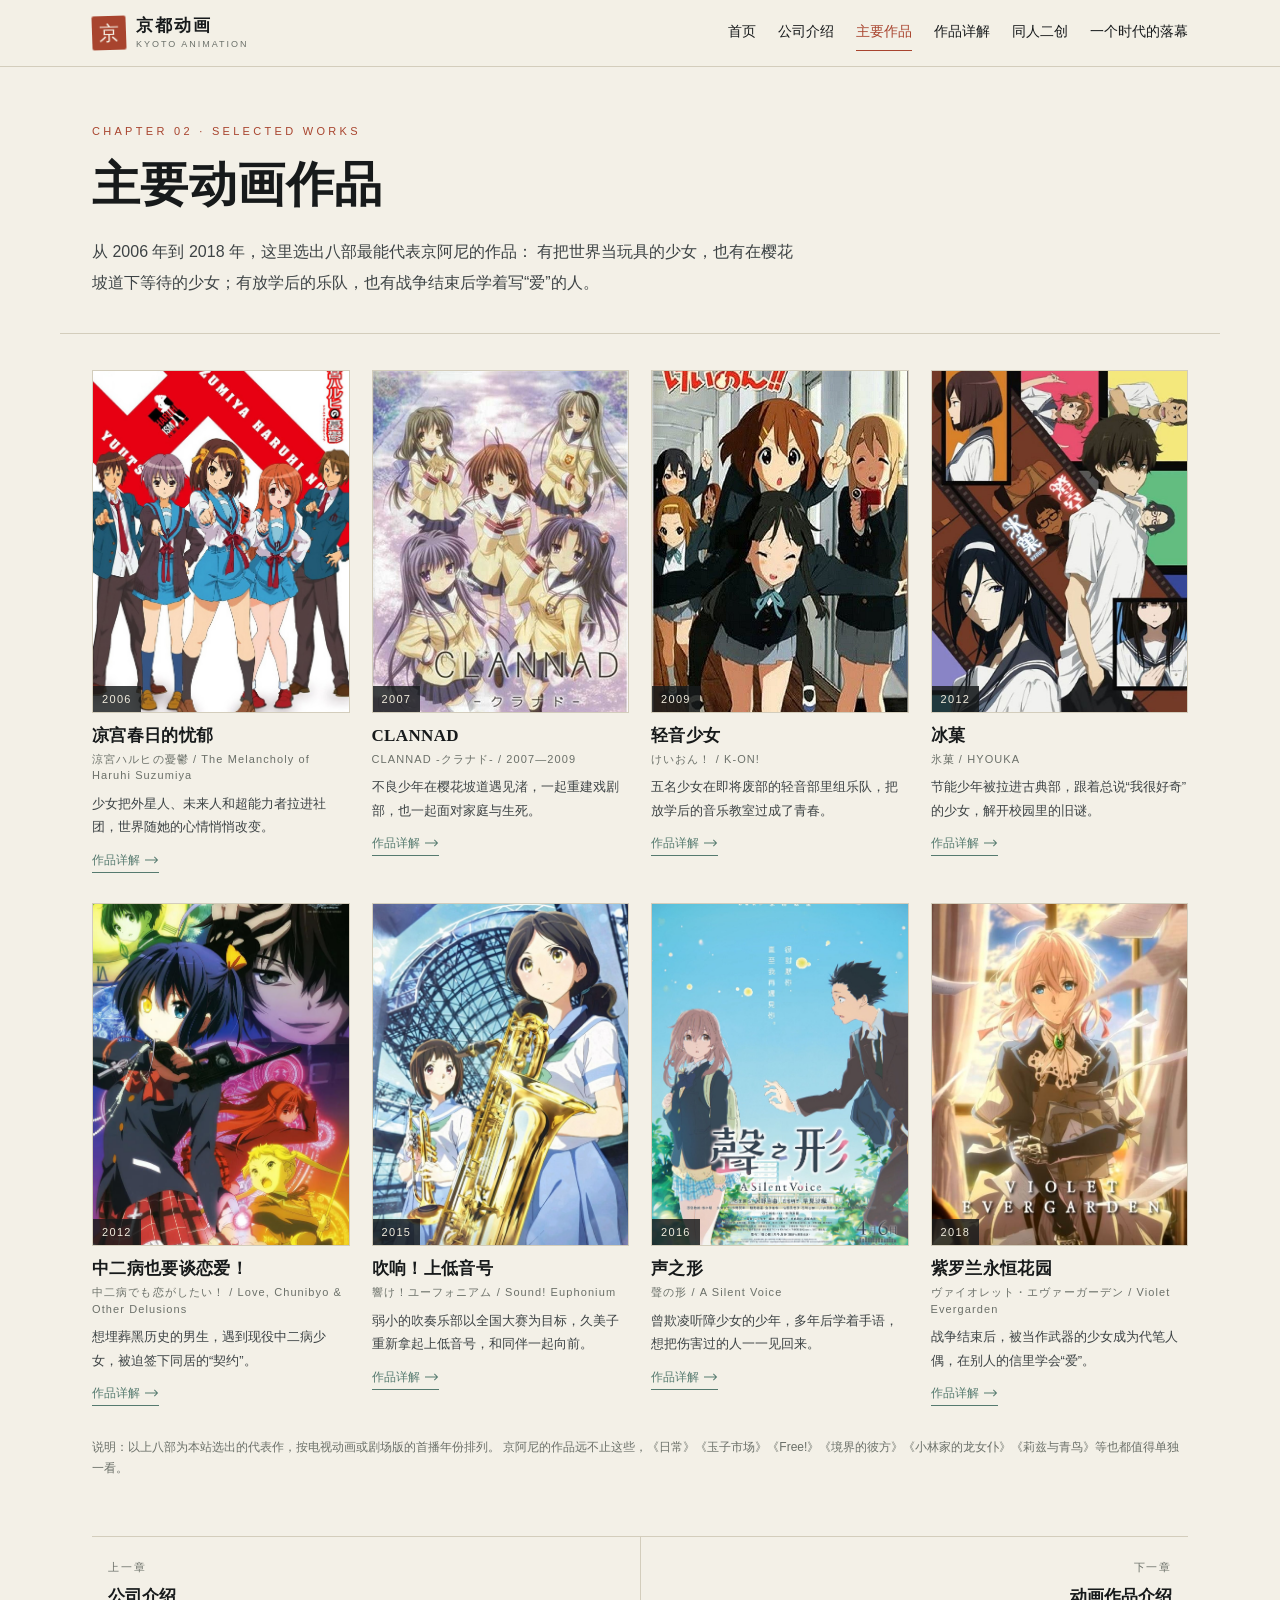
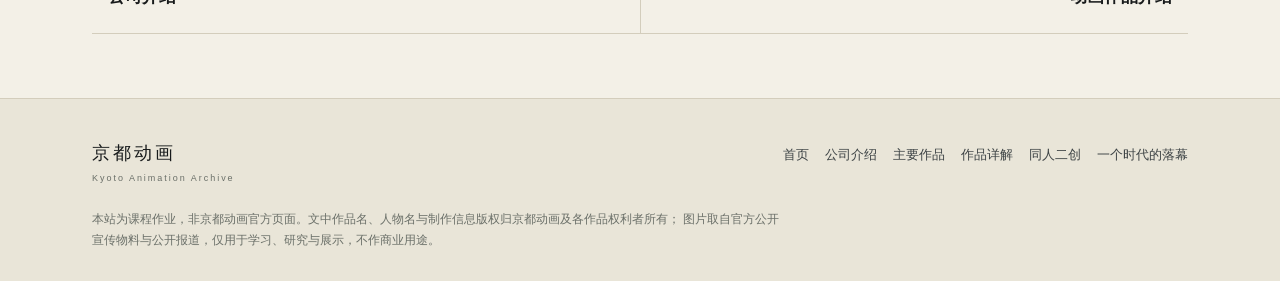
<file: works.html>
<!doctype html>
<html lang="zh-CN">
<head>
<meta charset="utf-8">
<meta name="viewport" content="width=device-width, initial-scale=1">
<title>主要动画作品｜京都动画</title>
<meta name="description" content="京都动画八部代表作品一览：封面、简短介绍，以及通往作品详解的链接。">
<link rel="stylesheet" href="style.css">
<link rel="icon" href="data:image/svg+xml,%3Csvg%20xmlns%3D%27http%3A%2F%2Fwww.w3.org%2F2000%2Fsvg%27%20viewBox%3D%270%200%2064%2064%27%3E%3Crect%20width%3D%2764%27%20height%3D%2764%27%20fill%3D%27%23a8442e%27%2F%3E%3Ctext%20x%3D%2732%27%20y%3D%2746%27%20font-size%3D%2740%27%20font-family%3D%27serif%27%20fill%3D%27%23f7f3e8%27%20text-anchor%3D%27middle%27%3E%E8%83%94%3C%2Ftext%3E%3C%2Fsvg%3E">
</head>
<body>

<header class="site-header">
  <div class="wrap header-inner">
    <a class="brand" href="index.html" aria-label="京都动画专题首页">
      <span class="seal" aria-hidden="true">京</span>
      <span class="brand-text"><strong>京都动画</strong><small>Kyoto Animation</small></span>
    </a>
    <button class="nav-toggle" type="button" aria-expanded="false" aria-controls="site-nav" aria-label="打开导航">
      <svg width="20" height="14" viewBox="0 0 20 14" aria-hidden="true"><path d="M0 1h20M0 7h20M0 13h20" stroke="#171a1b" stroke-width="1.4"/></svg>
    </button>
    <nav class="site-nav" id="site-nav">
      <a href="index.html">首页 <span>Home</span></a>
      <a href="company.html">公司介绍 <span>Studio</span></a>
      <a href="works.html" class="is-active">主要作品 <span>Works</span></a>
      <a href="works-detail.html">作品详解 <span>Archive</span></a>
      <a href="fan.html">同人二创 <span>Fandom</span></a>
      <a href="arson.html">一个时代的落幕 <span>2019</span></a>
    </nav>
  </div>
</header>

<main>

  <div class="wrap page-head">
    <div class="eyebrow">Chapter 02 · Selected Works</div>
    <h1>主要动画作品</h1>
    <p class="lead">
      从 2006 年到 2018 年，这里选出八部最能代表京阿尼的作品：
      有把世界当玩具的少女，也有在樱花坡道下等待的少女；有放学后的乐队，也有战争结束后学着写“爱”的人。
    </p>
  </div>

  <div class="wrap">
    <div class="work-grid">

      <a class="work-card" href="works-detail.html#haruhi">
        <div class="cover">
          <img src="assets/cover-haruhi.jpg" alt="《凉宫春日的忧郁》官方海报，SOS 团五人组">
          <span class="year">2006</span>
        </div>
        <h3>凉宫春日的忧郁</h3>
        <p class="jp">涼宮ハルヒの憂鬱 / The Melancholy of Haruhi Suzumiya</p>
        <p>少女把外星人、未来人和超能力者拉进社团，世界随她的心情悄悄改变。</p>
        <span class="more">作品详解
          <svg width="14" height="8" viewBox="0 0 18 10" aria-hidden="true"><path d="M0 5h16M12 1l4 4-4 4" stroke="#557a6f" stroke-width="1.3" fill="none"/></svg>
        </span>
      </a>

      <a class="work-card" href="works-detail.html#clannad">
        <div class="cover">
          <img src="assets/cover-clannad.jpg" alt="《CLANNAD》官方海报，古河渚与主要角色">
          <span class="year">2007</span>
        </div>
        <h3>CLANNAD</h3>
        <p class="jp">CLANNAD -クラナド- / 2007—2009</p>
        <p>不良少年在樱花坡道遇见渚，一起重建戏剧部，也一起面对家庭与生死。</p>
        <span class="more">作品详解
          <svg width="14" height="8" viewBox="0 0 18 10" aria-hidden="true"><path d="M0 5h16M12 1l4 4-4 4" stroke="#557a6f" stroke-width="1.3" fill="none"/></svg>
        </span>
      </a>

      <a class="work-card" href="works-detail.html#kon">
        <div class="cover">
          <img src="assets/cover-kon.jpg" alt="《轻音少女》官方海报，五名少女在走廊里">
          <span class="year">2009</span>
        </div>
        <h3>轻音少女</h3>
        <p class="jp">けいおん！ / K-ON!</p>
        <p>五名少女在即将废部的轻音部里组乐队，把放学后的音乐教室过成了青春。</p>
        <span class="more">作品详解
          <svg width="14" height="8" viewBox="0 0 18 10" aria-hidden="true"><path d="M0 5h16M12 1l4 4-4 4" stroke="#557a6f" stroke-width="1.3" fill="none"/></svg>
        </span>
      </a>

      <a class="work-card" href="works-detail.html#hyouka">
        <div class="cover">
          <img src="assets/cover-hyouka.jpg" alt="《冰菓》官方海报，古典部四名成员">
          <span class="year">2012</span>
        </div>
        <h3>冰菓</h3>
        <p class="jp">氷菓 / HYOUKA</p>
        <p>节能少年被拉进古典部，跟着总说“我很好奇”的少女，解开校园里的旧谜。</p>
        <span class="more">作品详解
          <svg width="14" height="8" viewBox="0 0 18 10" aria-hidden="true"><path d="M0 5h16M12 1l4 4-4 4" stroke="#557a6f" stroke-width="1.3" fill="none"/></svg>
        </span>
      </a>

      <a class="work-card" href="works-detail.html#chu2">
        <div class="cover">
          <img src="assets/cover-chu2.jpg" alt="《中二病也要谈恋爱！》官方海报，小鸟游六花与富樫勇太">
          <span class="year">2012</span>
        </div>
        <h3>中二病也要谈恋爱！</h3>
        <p class="jp">中二病でも恋がしたい！ / Love, Chunibyo &amp; Other Delusions</p>
        <p>想埋葬黑历史的男生，遇到现役中二病少女，被迫签下同居的“契约”。</p>
        <span class="more">作品详解
          <svg width="14" height="8" viewBox="0 0 18 10" aria-hidden="true"><path d="M0 5h16M12 1l4 4-4 4" stroke="#557a6f" stroke-width="1.3" fill="none"/></svg>
        </span>
      </a>

      <a class="work-card" href="works-detail.html#eupho">
        <div class="cover">
          <img src="assets/cover-eupho.jpg" alt="《吹响！上低音号》官方视觉图，黄前久美子与高坂丽奈">
          <span class="year">2015</span>
        </div>
        <h3>吹响！上低音号</h3>
        <p class="jp">響け！ユーフォニアム / Sound! Euphonium</p>
        <p>弱小的吹奏乐部以全国大赛为目标，久美子重新拿起上低音号，和同伴一起向前。</p>
        <span class="more">作品详解
          <svg width="14" height="8" viewBox="0 0 18 10" aria-hidden="true"><path d="M0 5h16M12 1l4 4-4 4" stroke="#557a6f" stroke-width="1.3" fill="none"/></svg>
        </span>
      </a>

      <a class="work-card" href="works-detail.html#koe">
        <div class="cover">
          <img src="assets/cover-koe.jpg" alt="《声之形》官方海报，石田将也与西宫硝子">
          <span class="year">2016</span>
        </div>
        <h3>声之形</h3>
        <p class="jp">聲の形 / A Silent Voice</p>
        <p>曾欺凌听障少女的少年，多年后学着手语，想把伤害过的人一一见回来。</p>
        <span class="more">作品详解
          <svg width="14" height="8" viewBox="0 0 18 10" aria-hidden="true"><path d="M0 5h16M12 1l4 4-4 4" stroke="#557a6f" stroke-width="1.3" fill="none"/></svg>
        </span>
      </a>

      <a class="work-card" href="works-detail.html#violet">
        <div class="cover">
          <img src="assets/cover-violet.jpg" alt="《紫罗兰永恒花园》官方海报，薇尔莉特在窗边">
          <span class="year">2018</span>
        </div>
        <h3>紫罗兰永恒花园</h3>
        <p class="jp">ヴァイオレット・エヴァーガーデン / Violet Evergarden</p>
        <p>战争结束后，被当作武器的少女成为代笔人偶，在别人的信里学会“爱”。</p>
        <span class="more">作品详解
          <svg width="14" height="8" viewBox="0 0 18 10" aria-hidden="true"><path d="M0 5h16M12 1l4 4-4 4" stroke="#557a6f" stroke-width="1.3" fill="none"/></svg>
        </span>
      </a>

    </div>

    <p class="note" style="padding: 10px 0 0;">
      说明：以上八部为本站选出的代表作，按电视动画或剧场版的首播年份排列。
      京阿尼的作品远不止这些，《日常》《玉子市场》《Free!》《境界的彼方》《小林家的龙女仆》《莉兹与青鸟》等也都值得单独一看。
    </p>
  </div>

  <div class="wrap">
    <nav class="pager" aria-label="章节翻页">
      <a href="company.html"><small>上一章</small><strong>公司介绍</strong></a>
      <a href="works-detail.html" class="next"><small>下一章</small><strong>动画作品介绍</strong></a>
    </nav>
  </div>

</main>

<footer class="site-footer">
  <div class="wrap">
    <div class="footer-top">
      <div class="footer-brand">京都动画<small>Kyoto Animation Archive</small></div>
      <nav class="footer-links" aria-label="页脚导航">
        <a href="index.html">首页</a>
        <a href="company.html">公司介绍</a>
        <a href="works.html">主要作品</a>
        <a href="works-detail.html">作品详解</a>
        <a href="fan.html">同人二创</a>
        <a href="arson.html">一个时代的落幕</a>
      </nav>
    </div>
    <p class="disclaimer">
      本站为课程作业，非京都动画官方页面。文中作品名、人物名与制作信息版权归京都动画及各作品权利者所有；
      图片取自官方公开宣传物料与公开报道，仅用于学习、研究与展示，不作商业用途。
    </p>
  </div>
</footer>

<script src="site.js"></script>
</body>
</html>
</file>
<file: style.css>
/* ==========================================================================
   京都动画 · 站点样式
   配色取自京都的纸、墨、青磁与鸟居朱
   ========================================================================== */

:root {
  --paper: #f3f0e7;
  --paper-2: #e9e5d8;
  --paper-3: #dfdacb;
  --ink: #171a1b;
  --ink-2: #3d4345;
  --ink-3: #6b7069;
  --line: #d3cdbc;
  --celadon: #557a6f;
  --celadon-soft: #dfe7e2;
  --indigo: #24394a;
  --seal: #a8442e;
  --gold: #a8874f;

  --max: 1160px;
  --sans: "PingFang SC", "Hiragino Sans GB", "Microsoft YaHei", "Noto Sans SC", sans-serif;
  --serif: "Songti SC", "STSong", "SimSun", "Noto Serif SC", "Yu Mincho", serif;
}

* { box-sizing: border-box; }

html { -webkit-text-size-adjust: 100%; scroll-behavior: smooth; }

body {
  margin: 0;
  background: var(--paper);
  color: var(--ink);
  font-family: var(--sans);
  font-size: 16px;
  line-height: 1.85;
  -webkit-font-smoothing: antialiased;
}

img { max-width: 100%; display: block; }

a { color: inherit; text-decoration: none; }

h1, h2, h3, h4 {
  font-family: var(--serif);
  font-weight: 600;
  line-height: 1.35;
  margin: 0;
  letter-spacing: 0.01em;
}

p { margin: 0; }

.wrap {
  width: 100%;
  max-width: var(--max);
  margin: 0 auto;
  padding: 0 20px;
}

/* ---------- header ---------- */

.site-header {
  position: sticky;
  top: 0;
  z-index: 30;
  background: rgba(243, 240, 231, 0.96);
  border-bottom: 1px solid var(--line);
}

.header-inner {
  display: flex;
  align-items: center;
  justify-content: space-between;
  gap: 16px;
  min-height: 66px;
}

.brand {
  display: flex;
  align-items: center;
  gap: 10px;
  min-width: 0;
}

.seal {
  flex: none;
  width: 34px;
  height: 34px;
  display: grid;
  place-items: center;
  background: var(--seal);
  color: #f7f3e8;
  font-family: var(--serif);
  font-size: 20px;
  line-height: 1;
  border-radius: 2px;
  transform: rotate(-2deg);
}

.brand-text {
  display: flex;
  flex-direction: column;
  line-height: 1.2;
}

.brand-text strong {
  font-family: var(--serif);
  font-size: 17px;
  letter-spacing: 0.12em;
}

.brand-text small {
  font-size: 9px;
  letter-spacing: 0.22em;
  color: var(--ink-3);
  text-transform: uppercase;
  margin-top: 3px;
}

.nav-toggle {
  display: inline-flex;
  align-items: center;
  justify-content: center;
  width: 44px;
  height: 44px;
  border: 1px solid var(--line);
  background: transparent;
  color: var(--ink);
  cursor: pointer;
  border-radius: 2px;
}

.site-nav {
  display: none;
}

.site-nav.is-open {
  display: block;
  position: absolute;
  left: 0;
  right: 0;
  top: 100%;
  background: var(--paper);
  border-bottom: 1px solid var(--line);
  padding: 8px 20px 18px;
}

.site-nav a {
  display: flex;
  align-items: center;
  justify-content: space-between;
  padding: 10px 2px;
  border-bottom: 1px solid var(--line);
  font-size: 15px;
}

.site-nav a span {
  font-size: 11px;
  letter-spacing: 0.16em;
  color: var(--ink-3);
}

.site-nav a.is-active { color: var(--seal); }

/* ---------- hero ---------- */

.hero {
  position: relative;
  min-height: 560px;
  display: flex;
  align-items: flex-end;
  overflow: hidden;
  background: var(--ink);
  color: #f5f2e8;
}

.hero-media {
  position: absolute;
  inset: 0;
}

.hero-media img {
  width: 100%;
  height: 100%;
  object-fit: cover;
  object-position: center 50%;
  opacity: 0.9;
}

.hero::after {
  content: "";
  position: absolute;
  inset: 0;
  background:
    linear-gradient(180deg, rgba(17, 20, 21, 0.55) 0%, rgba(17, 20, 21, 0.12) 38%, rgba(17, 20, 21, 0.9) 100%),
    linear-gradient(90deg, rgba(17, 20, 21, 0.82) 0%, rgba(17, 20, 21, 0.3) 62%, rgba(17, 20, 21, 0.55) 100%);
}

.hero-inner {
  position: relative;
  z-index: 2;
  width: 100%;
  padding: 64px 0 42px;
}

.hero-kicker {
  font-size: 11px;
  letter-spacing: 0.34em;
  color: #d9cdb4;
  text-transform: uppercase;
}

.hero-title {
  font-size: clamp(40px, 11vw, 86px);
  line-height: 1.02;
  margin: 14px 0 0;
  letter-spacing: 0.02em;
}

.hero-title em {
  font-style: normal;
  display: block;
  font-size: clamp(15px, 3.4vw, 20px);
  letter-spacing: 0.36em;
  color: #cfc3a9;
  margin-top: 18px;
  font-family: var(--sans);
}

.hero-lead {
  max-width: 34em;
  margin-top: 26px;
  font-size: 15px;
  line-height: 1.95;
  color: #e8e2d3;
}

.hero-meta {
  margin-top: 34px;
  display: flex;
  flex-wrap: wrap;
  gap: 10px 26px;
  font-size: 12px;
  letter-spacing: 0.1em;
  color: #bfb49b;
  border-top: 1px solid rgba(232, 226, 211, 0.28);
  padding-top: 16px;
}

/* ---------- page head ---------- */

.page-head {
  padding: 54px 0 34px;
  border-bottom: 1px solid var(--line);
}

.eyebrow {
  font-size: 11px;
  letter-spacing: 0.3em;
  color: var(--seal);
  text-transform: uppercase;
}

.page-head h1 {
  font-size: clamp(30px, 6vw, 48px);
  margin-top: 12px;
}

.page-head .lead {
  max-width: 44em;
  margin-top: 18px;
  color: var(--ink-2);
  font-size: 16px;
  line-height: 1.95;
}

/* ---------- index ---------- */

.intro {
  padding: 56px 0 20px;
}

.intro h2 {
  font-size: clamp(22px, 4vw, 30px);
  margin-bottom: 16px;
}

.intro-cols p {
  color: var(--ink-2);
  line-height: 2;
}

.intro-cols p + p {
  margin-top: 12px;
}

.chapters {
  padding: 26px 0 72px;
}

.chapters-head {
  display: flex;
  align-items: baseline;
  justify-content: space-between;
  gap: 16px;
  border-bottom: 1px solid var(--line);
  padding-bottom: 10px;
}

.chapters-head h2 { font-size: 20px; letter-spacing: 0.06em; }

.chapters-head span { font-size: 11px; letter-spacing: 0.2em; color: var(--ink-3); }

.chapter-list { display: grid; }

.chapter {
  display: grid;
  grid-template-columns: 34px 1fr;
  gap: 12px;
  padding: 18px 0;
  border-bottom: 1px solid var(--line);
  align-items: start;
}

.chapter:hover .chapter-title { color: var(--seal); }

.chapter-num {
  font-family: var(--serif);
  font-size: 13px;
  color: var(--ink-3);
  padding-top: 6px;
  letter-spacing: 0.06em;
}

.chapter-thumb {
  display: none;
}

.chapter-body h3 {
  font-size: 19px;
  letter-spacing: 0.04em;
}

.chapter-body .jp {
  font-size: 11px;
  letter-spacing: 0.18em;
  color: var(--ink-3);
  margin-top: 4px;
}

.chapter-body p {
  font-size: 14px;
  color: var(--ink-2);
  margin-top: 8px;
  line-height: 1.85;
}

.chapter-arrow {
  display: none;
}

/* ---------- shared section ---------- */

.section { padding: 54px 0; }

.section-title {
  display: flex;
  align-items: baseline;
  gap: 12px;
  margin-bottom: 24px;
}

.section-title h2 { font-size: clamp(22px, 4vw, 28px); }

.section-title span {
  font-size: 11px;
  letter-spacing: 0.22em;
  color: var(--ink-3);
  text-transform: uppercase;
}

.rule { border-top: 1px solid var(--line); }

.note {
  font-size: 12px;
  color: var(--ink-3);
  line-height: 1.8;
}

/* ---------- company ---------- */

.company-intro {
  display: grid;
  gap: 26px;
  padding: 44px 0 12px;
}

.company-intro p { color: var(--ink-2); line-height: 2; }

.figure {
  margin: 0;
}

.figure img {
  width: 100%;
  border: 1px solid var(--line);
}

.figure figcaption {
  font-size: 12px;
  color: var(--ink-3);
  margin-top: 8px;
  line-height: 1.7;
}

.facts {
  margin-top: 34px;
  border-top: 2px solid var(--ink);
}

.fact-row {
  display: grid;
  grid-template-columns: 92px 1fr;
  gap: 14px;
  padding: 13px 0;
  border-bottom: 1px solid var(--line);
  font-size: 14px;
}

.fact-row dt { color: var(--ink-3); font-size: 13px; }

.fact-row dd { margin: 0; color: var(--ink); }

/* timeline */

.timeline {
  display: grid;
  gap: 0;
  margin-top: 8px;
}

.tl-item {
  display: grid;
  grid-template-columns: 82px 18px 1fr;
  column-gap: 10px;
  align-items: start;
  position: relative;
  padding-bottom: 26px;
}

.tl-year {
  font-family: var(--serif);
  font-size: 12.5px;
  color: var(--ink);
  padding-top: 1px;
  letter-spacing: 0.04em;
  white-space: nowrap;
}

.tl-axis {
  position: relative;
  align-self: stretch;
  display: flex;
  justify-content: center;
}

.tl-dot {
  width: 9px;
  height: 9px;
  border-radius: 50%;
  background: var(--seal);
  margin-top: 6px;
  z-index: 1;
}

.tl-axis::before {
  content: "";
  position: absolute;
  top: 6px;
  bottom: -26px;
  width: 1px;
  background: var(--line);
  left: 50%;
  transform: translateX(-50%);
}

.tl-item:last-child .tl-axis::before { display: none; }

.tl-body h3 {
  font-size: 16px;
  font-family: var(--sans);
  font-weight: 600;
  line-height: 1.6;
}

.tl-body p {
  font-size: 13.5px;
  color: var(--ink-2);
  margin-top: 5px;
  line-height: 1.85;
}

/* honors */

.honor-list { display: grid; gap: 0; border-top: 2px solid var(--ink); }

.honor {
  display: grid;
  grid-template-columns: 1fr;
  gap: 6px;
  padding: 20px 0;
  border-bottom: 1px solid var(--line);
}

.honor-year {
  font-size: 11px;
  letter-spacing: 0.18em;
  color: var(--seal);
}

.honor h3 {
  font-size: 17px;
  font-family: var(--sans);
  font-weight: 600;
}

.honor p { font-size: 13.5px; color: var(--ink-2); line-height: 1.85; }

/* three features */

.feature-grid {
  display: grid;
  gap: 22px;
}

.feature {
  border-top: 2px solid var(--ink);
  padding-top: 14px;
}

.feature h3 { font-size: 17px; }

.feature p { font-size: 13.5px; color: var(--ink-2); margin-top: 8px; line-height: 1.85; }

/* ---------- works ---------- */

.work-grid {
  display: grid;
  grid-template-columns: repeat(2, minmax(0, 1fr));
  gap: 26px 18px;
  padding: 36px 0 20px;
}

.work-card { display: block; }

.work-card .cover {
  position: relative;
  aspect-ratio: 3 / 4;
  overflow: hidden;
  background: var(--paper-3);
  border: 1px solid var(--line);
}

.work-card .cover img {
  width: 100%;
  height: 100%;
  object-fit: cover;
  transition: transform 0.55s cubic-bezier(0.2, 0.7, 0.2, 1);
}

.work-card:hover .cover img { transform: scale(1.035); }

.work-card .year {
  position: absolute;
  left: 0;
  bottom: 0;
  background: rgba(23, 26, 27, 0.82);
  color: #f0ebdd;
  font-size: 11px;
  letter-spacing: 0.12em;
  padding: 3px 9px;
}

.work-card h3 {
  font-size: 17px;
  margin-top: 12px;
  letter-spacing: 0.02em;
  transition: color 0.2s;
}

.work-card:hover h3 { color: var(--seal); }

.work-card .jp {
  font-size: 11px;
  color: var(--ink-3);
  letter-spacing: 0.1em;
  margin-top: 3px;
  line-height: 1.5;
}

.work-card p {
  font-size: 13px;
  color: var(--ink-2);
  line-height: 1.8;
  margin-top: 8px;
}

.work-card .more {
  display: inline-flex;
  align-items: center;
  gap: 5px;
  font-size: 12px;
  color: var(--celadon);
  margin-top: 10px;
  border-bottom: 1px solid var(--celadon);
  padding-bottom: 1px;
}

/* ---------- detail ---------- */

.detail-index {
  padding: 34px 0;
  border-bottom: 1px solid var(--line);
}

.detail-index h2 { font-size: 16px; letter-spacing: 0.08em; }

.detail-index ul {
  list-style: none;
  padding: 0;
  margin: 14px 0 0;
  display: grid;
  gap: 6px;
}

.detail-index a {
  display: flex;
  gap: 10px;
  font-size: 13.5px;
  color: var(--ink-2);
  padding: 4px 0;
}

.detail-index a:hover { color: var(--seal); }

.detail-index .idx { color: var(--ink-3); font-family: var(--serif); }

.work-block {
  padding: 48px 0;
  border-bottom: 1px solid var(--line);
  scroll-margin-top: 84px;
}

.work-block-head { margin-bottom: 20px; }

.work-block-head .num {
  font-family: var(--serif);
  font-size: 12px;
  color: var(--seal);
  letter-spacing: 0.16em;
}

.work-block-head h2 {
  font-size: clamp(25px, 5vw, 34px);
  margin-top: 6px;
}

.work-block-head .jp {
  font-size: 12px;
  color: var(--ink-3);
  letter-spacing: 0.12em;
  margin-top: 6px;
}

.work-layout { display: grid; gap: 26px; }

.work-aside { min-width: 0; }

.work-aside img {
  width: 100%;
  border: 1px solid var(--line);
}

.work-aside .caption {
  font-size: 12px;
  color: var(--ink-3);
  margin-top: 8px;
}

@media (max-width: 767px) {
  .work-aside img {
    display: block;
    max-width: 400px;
    margin: 0 auto;
  }
  .work-aside .caption {
    max-width: 400px;
    margin: 8px auto 0;
  }
}

.data-list {
  margin: 18px 0 0;
  border-top: 1px solid var(--line);
}

.data-list div {
  display: grid;
  grid-template-columns: 64px 1fr;
  gap: 10px;
  padding: 8px 0;
  border-bottom: 1px solid var(--line);
  font-size: 12.5px;
}

.data-list dt { color: var(--ink-3); }
.data-list dd { margin: 0; }

.work-main h3 {
  font-size: 14px;
  font-family: var(--sans);
  font-weight: 600;
  letter-spacing: 0.14em;
  color: var(--celadon);
  margin-top: 22px;
  margin-bottom: 8px;
}

.work-main h3:first-of-type { margin-top: 0; }

.work-main p { color: var(--ink-2); font-size: 14.5px; line-height: 1.95; }

.work-main p + p { margin-top: 12px; }

.cast-list, .staff-list {
  list-style: none;
  padding: 0;
  margin: 0;
  border-top: 1px solid var(--line);
}

.cast-list li, .staff-list li {
  display: grid;
  grid-template-columns: 1fr;
  gap: 2px;
  padding: 9px 0;
  border-bottom: 1px solid var(--line);
  font-size: 13.5px;
}

.cast-list .who { font-weight: 600; }
.cast-list .cv { color: var(--seal); font-size: 12.5px; }
.cast-list .role { color: var(--ink-3); font-size: 12.5px; }

.staff-list .post { color: var(--ink-3); font-size: 12px; letter-spacing: 0.06em; }

.still {
  margin: 24px 0 0;
}

.still.is-portrait img { max-width: 440px; }

.still img {
  width: 100%;
  border: 1px solid var(--line);
}

.still figcaption {
  font-size: 12px;
  color: var(--ink-3);
  margin-top: 8px;
}

/* ---------- fan ---------- */

.fan-block {
  display: grid;
  gap: 24px;
  padding: 46px 0;
  border-bottom: 1px solid var(--line);
}

.fan-block .text h2 {
  font-size: clamp(22px, 4.4vw, 30px);
}

.fan-block .text .jp {
  font-size: 11px;
  letter-spacing: 0.2em;
  color: var(--ink-3);
  margin-top: 6px;
}

.fan-block .text p {
  color: var(--ink-2);
  margin-top: 14px;
  line-height: 2;
}

.fan-quote {
  margin-top: 20px;
  padding: 14px 0 14px 18px;
  border-left: 3px solid var(--seal);
  font-family: var(--serif);
  font-size: 15px;
  line-height: 1.9;
  color: var(--ink);
}

.fan-media { display: grid; gap: 16px; }

.fan-media figure { margin: 0; }

.fan-media img {
  width: 100%;
  border: 1px solid var(--line);
}

.fan-media .cap { font-size: 12px; color: var(--ink-3); margin-top: 6px; }

.stat-band {
  display: grid;
  grid-template-columns: repeat(2, minmax(0, 1fr));
  gap: 1px;
  background: var(--line);
  border: 1px solid var(--line);
  margin-top: 26px;
}

.stat {
  background: var(--paper);
  padding: 18px 16px;
}

.stat b {
  display: block;
  font-family: var(--serif);
  font-size: 26px;
  line-height: 1.2;
  color: var(--ink);
}

.stat span {
  display: block;
  font-size: 12px;
  color: var(--ink-3);
  margin-top: 6px;
  line-height: 1.7;
}

/* ---------- arson ---------- */

.arson-hero {
  background: var(--ink);
  color: #efeadf;
  padding: 60px 0 46px;
}

.arson-hero .eyebrow { color: #c99a7f; }

.arson-hero h1 {
  font-size: clamp(30px, 7vw, 52px);
  margin-top: 12px;
}

.arson-hero .lead {
  max-width: 42em;
  margin-top: 20px;
  color: #ddd5c6;
  font-size: 15px;
  line-height: 2;
}

.arson-hero .date {
  margin-top: 28px;
  font-family: var(--serif);
  font-size: 13px;
  letter-spacing: 0.24em;
  color: #b9ac93;
  border-top: 1px solid rgba(239, 234, 223, 0.25);
  padding-top: 16px;
}

.arson-facts {
  display: grid;
  grid-template-columns: 1fr;
  gap: 0;
  margin-top: 8px;
  border-top: 2px solid var(--ink);
}

.arson-fact {
  padding: 20px 0;
  border-bottom: 1px solid var(--line);
}

.arson-fact dt {
  font-size: 12px;
  letter-spacing: 0.16em;
  color: var(--seal);
}

.arson-fact dd {
  margin: 6px 0 0;
  font-size: 15px;
  line-height: 1.9;
}

.arson-flow {
  display: grid;
  gap: 0;
  margin-top: 10px;
  border-top: 2px solid var(--ink);
}

.flow-item {
  display: grid;
  grid-template-columns: 1fr;
  gap: 4px;
  padding: 16px 0;
  border-bottom: 1px solid var(--line);
}

.flow-time {
  font-family: var(--serif);
  font-size: 16px;
  letter-spacing: 0.06em;
}

.flow-item h3 {
  font-family: var(--sans);
  font-size: 14.5px;
  font-weight: 600;
}

.flow-item p { font-size: 13.5px; color: var(--ink-2); line-height: 1.8; }

.impact-grid { display: grid; gap: 22px; }

.impact {
  border-top: 2px solid var(--ink);
  padding-top: 14px;
}

.impact h3 { font-size: 16.5px; font-family: var(--sans); font-weight: 600; }

.impact p { font-size: 13.5px; color: var(--ink-2); margin-top: 8px; line-height: 1.85; }

.memorial {
  margin-top: 12px;
  padding: 30px 0 6px;
  border-top: 1px solid var(--line);
}

.memorial figure { margin: 0; }

.memorial img { border: 1px solid var(--line); }

.memorial figcaption { font-size: 12px; color: var(--ink-3); margin-top: 8px; }

.memorial p {
  font-family: var(--serif);
  font-size: 16px;
  line-height: 2;
  color: var(--ink);
  margin-top: 18px;
}

/* ---------- prev / next ---------- */

.pager {
  display: grid;
  grid-template-columns: 1fr 1fr;
  gap: 1px;
  background: var(--line);
  border-top: 1px solid var(--line);
  border-bottom: 1px solid var(--line);
  margin-top: 56px;
}

.pager a {
  background: var(--paper);
  padding: 20px 16px;
}

.pager a:hover { background: var(--paper-2); }

.pager small {
  display: block;
  font-size: 11px;
  letter-spacing: 0.16em;
  color: var(--ink-3);
}

.pager strong {
  display: block;
  font-family: var(--serif);
  font-size: 17px;
  margin-top: 4px;
}

.pager .next { text-align: right; }

/* ---------- footer ---------- */

.site-footer {
  margin-top: 64px;
  background: var(--paper-2);
  border-top: 1px solid var(--line);
  padding: 38px 0 30px;
}

.footer-top {
  display: flex;
  align-items: baseline;
  justify-content: space-between;
  gap: 16px;
  flex-wrap: wrap;
}

.footer-brand {
  font-family: var(--serif);
  font-size: 18px;
  letter-spacing: 0.16em;
}

.footer-brand small {
  display: block;
  font-family: var(--sans);
  font-size: 9px;
  letter-spacing: 0.22em;
  color: var(--ink-3);
}

.footer-links {
  display: flex;
  flex-wrap: wrap;
  gap: 8px 16px;
  font-size: 12.5px;
  color: var(--ink-2);
}

.footer-links a:hover { color: var(--seal); }

.disclaimer {
  margin-top: 22px;
  font-size: 11.5px;
  color: var(--ink-3);
  line-height: 1.85;
  max-width: 60em;
}

/* ---------- focus ---------- */

a:focus-visible, button:focus-visible {
  outline: 2px solid var(--seal);
  outline-offset: 3px;
}

/* ==========================================================================
   容器左右留白：统一兜底，避免各分节的 padding 简写把 wrap 的边距清零
   ========================================================================== */

.wrap { padding-left: 20px; padding-right: 20px; }

/* ==========================================================================
   768px 以上
   ========================================================================== */

@media (min-width: 768px) {
  .wrap { padding-left: 32px; padding-right: 32px; }

  .nav-toggle { display: none; }

  .site-nav {
    display: flex;
    align-items: center;
    gap: 22px;
    position: static;
    background: none;
    border: 0;
    padding: 0;
  }

  .site-nav a {
    display: block;
    padding: 4px 0 6px;
    border-bottom: 1px solid transparent;
    font-size: 14px;
    transition: color 0.2s, border-color 0.2s;
  }

  .site-nav a span { display: none; }

  .site-nav a:hover { color: var(--seal); }

  .site-nav a.is-active {
    color: var(--seal);
    border-bottom-color: var(--seal);
  }

  .hero { min-height: 640px; }

  .hero-inner { padding: 80px 0 54px; }

  .intro-cols {
    margin-top: 20px;
    column-count: 2;
    column-gap: 56px;
    column-rule: 1px solid var(--line);
  }

  .intro-cols p {
    break-inside: avoid-column;
  }

  .intro-cols p + p {
    margin-top: 0;
  }

  .chapter {
    grid-template-columns: 46px 120px minmax(0, 1fr) 22px;
    gap: 20px;
    align-items: center;
    padding: 20px 0;
  }

  .chapter-thumb {
    display: block;
    aspect-ratio: 4 / 3;
    overflow: hidden;
    border: 1px solid var(--line);
  }

  .chapter-thumb img { width: 100%; height: 100%; object-fit: cover; }

  .chapter-arrow {
    display: block;
    color: var(--ink-3);
    text-align: right;
  }

  .chapter:hover .chapter-arrow { color: var(--seal); }

  .chapter-body p { margin-top: 6px; }

  .company-intro {
    grid-template-columns: minmax(0, 1.15fr) minmax(0, 1fr);
    gap: 42px;
    align-items: start;
  }

  .fact-row { grid-template-columns: 120px 1fr; gap: 24px; }

  .tl-item { grid-template-columns: 104px 22px 1fr; column-gap: 16px; }

  .tl-year { font-size: 14px; }

  .honor { grid-template-columns: 88px minmax(0, 1fr); gap: 20px; }

  .honor p { grid-column: 2; }

  .detail-index ul { grid-template-columns: repeat(2, minmax(0, 1fr)); gap: 2px 30px; }

  .feature-grid { grid-template-columns: repeat(3, minmax(0, 1fr)); gap: 30px; }

  .work-grid { grid-template-columns: repeat(3, minmax(0, 1fr)); gap: 30px 22px; }

  .work-layout { grid-template-columns: 268px minmax(0, 1fr); gap: 36px; }

  .work-aside { position: sticky; top: 92px; }

  .fan-block { grid-template-columns: minmax(0, 1fr) minmax(0, 1.05fr); gap: 40px; align-items: start; padding: 56px 0; }

  .fan-media { grid-template-columns: 1fr 1fr; }

  .fan-media .wide { grid-column: 1 / -1; }

  .stat-band { grid-template-columns: repeat(4, minmax(0, 1fr)); }

  .arson-facts { grid-template-columns: repeat(2, minmax(0, 1fr)); }

  .arson-fact { padding: 24px 26px 24px 0; border-bottom: 1px solid var(--line); }

  .arson-fact:nth-child(odd) { border-right: 1px solid var(--line); padding-right: 30px; }

  .flow-item { grid-template-columns: 96px minmax(0, 1fr); gap: 18px; align-items: start; }

  .flow-time { grid-row: span 2; padding-top: 2px; }

  .flow-item h3 { margin: 0; }

  .flow-item p { grid-column: 2; }

  .impact-grid { grid-template-columns: repeat(2, minmax(0, 1fr)); gap: 30px 34px; }
}

@media (min-width: 1024px) {
  .work-grid { grid-template-columns: repeat(4, minmax(0, 1fr)); }

  .work-layout { grid-template-columns: 300px minmax(0, 1fr); gap: 44px; }

  .hero-inner { padding: 96px 0 64px; }

  .cast-list li { grid-template-columns: 190px 90px minmax(0, 1fr); align-items: baseline; gap: 12px; }

  .staff-list li { grid-template-columns: 190px minmax(0, 1fr); align-items: baseline; gap: 12px; }

  .detail-index ul { grid-template-columns: repeat(4, minmax(0, 1fr)); gap: 2px 30px; }
}

@media (prefers-reduced-motion: reduce) {
  html { scroll-behavior: auto; }
  .work-card .cover img { transition: none; }
}
</file>
